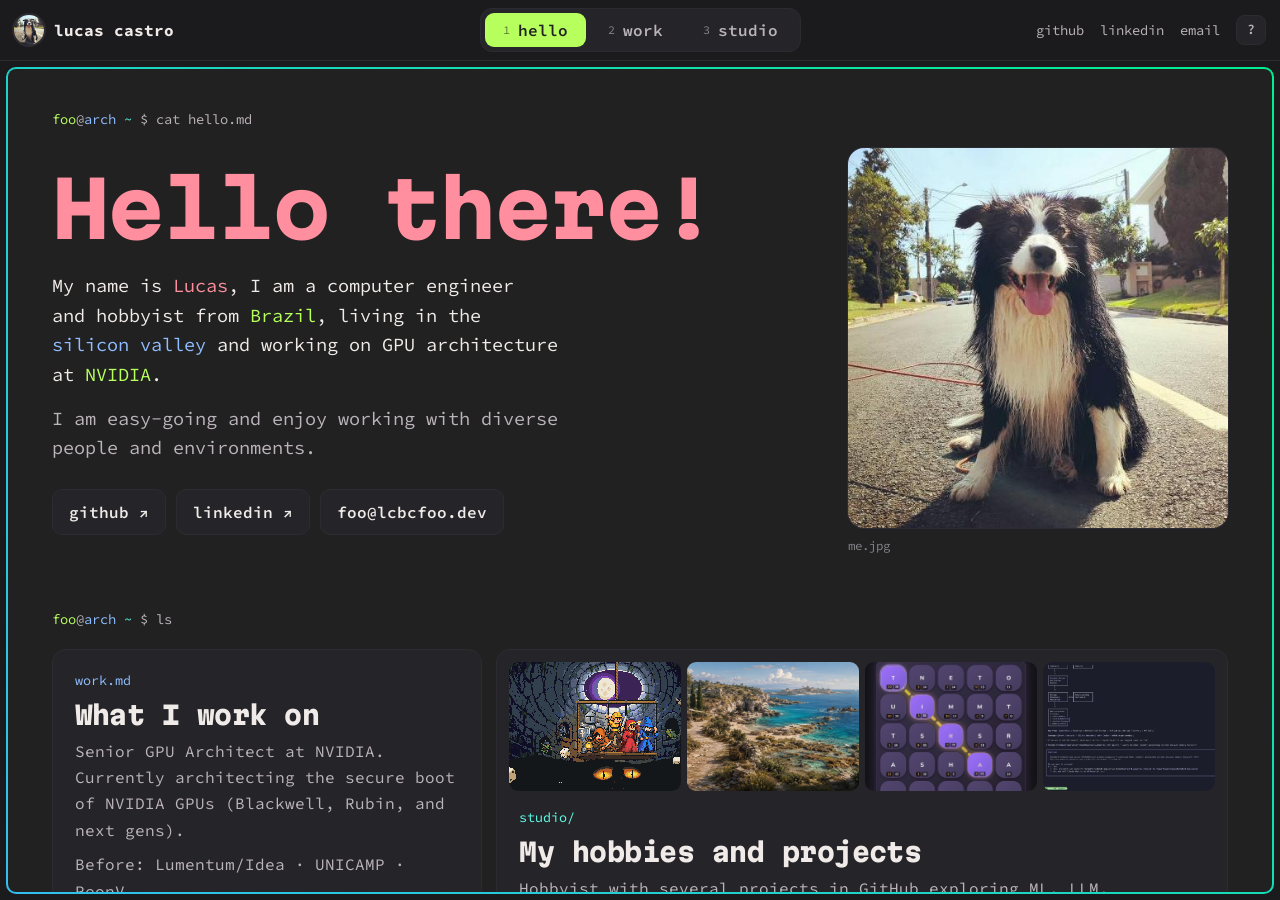
<file: index.html>
<!doctype html>
<html lang="en">
<head>
<meta charset="utf-8">
<meta name="viewport" content="width=device-width, initial-scale=1, viewport-fit=cover">
<title>Lucas Castro</title>
<meta name="description" content="Lucas Castro: computer engineer and hobbyist from Brazil, living in the silicon valley and working on GPU architecture at NVIDIA. Games, apps and open-source projects.">
<meta name="theme-color" content="#1b1b1d">
<link rel="canonical" href="https://lcbcfoo.dev/">
<meta property="og:type" content="website">
<meta property="og:url" content="https://lcbcfoo.dev/">
<meta property="og:title" content="Lucas Castro">
<meta property="og:description" content="Computer engineer and hobbyist from Brazil, living in the silicon valley and working on GPU architecture at NVIDIA.">
<meta property="og:image" content="https://lcbcfoo.dev/assets/avatar.jpg">
<meta name="twitter:card" content="summary">
<link rel="icon" type="image/png" sizes="32x32" href="assets/icon-32.png">
<link rel="apple-touch-icon" href="assets/icon-180.png">
<link rel="preconnect" href="https://fonts.googleapis.com">
<link rel="preconnect" href="https://fonts.gstatic.com" crossorigin>
<link rel="stylesheet" href="https://fonts.googleapis.com/css2?family=Source+Code+Pro:ital,wght@0,400;0,600;0,700;1,400&family=Martian+Mono:wdth,wght@75..112.5,300..800&display=swap">
<link rel="stylesheet" href="css/site.css">
<script>document.documentElement.classList.add('js')</script>
<script src="js/site.js" defer></script>
</head>
<body>

<header class="topbar">
  <a class="brand" href="#hello"><img src="assets/avatar.jpg" alt=""><span>lucas castro</span></a>
  <nav class="tabs" aria-label="Sections">
    <a href="#hello" data-ws="hello" class="on" aria-current="page"><span class="n">1</span>hello</a>
    <a href="#work" data-ws="work"><span class="n">2</span>work</a>
    <a href="#studio" data-ws="studio"><span class="n">3</span>studio</a>
  </nav>
  <div class="tright">
    <span class="clock" id="clock">--</span>
    <a class="ext" href="https://github.com/lcbcFoo">github</a>
    <a class="ext" href="https://www.linkedin.com/in/lcbcfoo">linkedin</a>
    <a class="ext" href="mailto:foo@lcbcfoo.dev">email</a>
    <button class="keys" id="keys-btn" type="button" aria-controls="help" aria-expanded="false" aria-label="Keyboard shortcuts">?</button>
  </div>
</header>

<main class="desk">

  <!-- ===================== 1 · hello ===================== -->
  <section class="ws on" id="hello" aria-label="hello">
    <div class="win" tabindex="-1">
      <div class="inner">
        <p class="prompt"><span class="u">foo</span>@<span class="h">arch</span> <span class="cwd">~</span> $ cat hello.md</p>
        <div class="hello-grid">
          <div class="hello-text">
            <h1 class="h1">Hello there!</h1>
            <p class="lede">My name is <span class="hl-coral">Lucas</span>, I am a computer engineer and hobbyist from <span class="hl-lime">Brazil</span>, living in the <span class="hl-sky">silicon valley</span> and working on GPU architecture at <span class="hl-lime">NVIDIA</span>.</p>
            <p class="lede dim">I am easy-going and enjoy working with diverse people and environments.</p>
            <div class="btns">
              <a class="btn" href="https://github.com/lcbcFoo">github ↗</a>
              <a class="btn" href="https://www.linkedin.com/in/lcbcfoo">linkedin ↗</a>
              <a class="btn" href="mailto:foo@lcbcfoo.dev">foo@lcbcfoo.dev</a>
            </div>
          </div>
          <figure class="portrait">
            <img src="assets/avatar.jpg" alt="Lucas's profile picture: a black and white border collie smiling on a sunny street">
            <figcaption>me.jpg</figcaption>
          </figure>
        </div>

        <div class="doors-wrap">
          <p class="prompt"><span class="u">foo</span>@<span class="h">arch</span> <span class="cwd">~</span> $ ls</p>
          <div class="doors">
            <a class="door work" href="#work">
              <span class="path">work.md</span>
              <h2>What I work on</h2>
              <p>Senior GPU Architect at NVIDIA. Currently architecting the secure boot of NVIDIA GPUs (Blackwell, Rubin, and next gens).</p>
              <p class="dim">Before: Lumentum/Idea · UNICAMP · ReonV</p>
              <span class="go">open →</span>
            </a>
            <a class="door studio" href="#studio">
              <div class="strip" aria-hidden="true">
                <img class="pixel" src="assets/projects/deaddice/keyart.png" alt="" style="object-position:56% 42%">
                <img src="assets/projects/olyrion/coast.jpg" alt="">
                <img src="assets/projects/letrado/play.jpg" alt="" style="object-position:50% 40%">
                <img src="assets/projects/heimdall/demo.jpg" alt="" style="object-position:0 0">
              </div>
              <span class="path">studio/</span>
              <h2>My hobbies and projects</h2>
              <p>Hobbyist with several projects in GitHub exploring ML, LLM, optimization problems, games, full stack apps.</p>
              <span class="go">open →</span>
            </a>
          </div>
        </div>
      </div>
    </div>
  </section>

  <!-- ===================== 2 · work ===================== -->
  <section class="ws" id="work" aria-label="work">
    <div class="win" tabindex="-1">
      <div class="inner">
        <p class="prompt"><span class="u">foo</span>@<span class="h">arch</span> <span class="cwd">~</span> $ cat work.md</p>
        <header class="page-head">
          <h2 class="h2">What I work on</h2>
        </header>
        <div class="work-grid">
          <section class="now" aria-labelledby="now-h">
            <p class="label" id="now-h"><span class="hash">## </span>Now</p>
            <p class="role">Senior GPU Architect</p>
            <p class="org">NVIDIA</p>
            <p class="body">Over 7 years of experience in system architecture for ASIC, GPU, and SoC devices for both graphics and AI/ML workloads.</p>
            <p class="body">Currently architecting the secure boot of NVIDIA GPUs (Blackwell, Rubin, and next gens), coordinating across many hardware, firmware, and software teams to deliver a secure initialization of the system, from power-up to SW.</p>
            <div class="tags"><span>ASIC</span><span>GPU</span><span>SoC</span><span>graphics</span><span>AI/ML</span><span>secure boot</span></div>
          </section>
          <section aria-labelledby="before-h">
            <p class="label" id="before-h"><span class="hash">## </span>Before</p>
            <ol class="timeline">
              <li>
                <span class="when">5 years · Lumentum/Idea</span>
                <h3>Embedded solutions and hardware-software co-design</h3>
                <p>Developing embedded solutions and hardware-software co-design projects for photonic devices.</p>
              </li>
              <li>
                <span class="when">Master · UNICAMP</span>
                <h3>Master in Computer Science</h3>
                <p>With a specialization in Computer Architecture and Energy Efficiency.</p>
              </li>
              <li>
                <span class="when">2018 · ReonV</span>
                <h3>Creator of ReonV</h3>
                <p>One of the first RISC-V processors published from Brazil.</p>
                <div class="mini-pipe" aria-hidden="true"><span>FE</span><span>DE</span><span>RA</span><span>EX</span><span>ME</span><span>XC</span><span>WR</span></div>
                <a href="#studio/reonv">see it in the studio →</a>
              </li>
            </ol>
          </section>
        </div>
      </div>
    </div>
  </section>

  <!-- ===================== 3 · studio ===================== -->
  <section class="ws" id="studio" aria-label="studio">
    <div class="win" tabindex="-1">
      <div class="inner">

        <!-- overview -->
        <div class="view on" id="studio-overview">
          <p class="prompt"><span class="u">foo</span>@<span class="h">arch</span> <span class="cwd">~/studio</span> $ ls</p>
          <header class="page-head">
            <h2 class="h2">My hobbies and projects</h2>
            <p class="lede dim">Hobbyist with several projects in GitHub exploring ML, LLM, optimization problems, games, full stack apps.</p>
          </header>

          <h3 class="group">games/ <small></small></h3>
          <div class="cards games">
            <a class="card p-letrado" href="#studio/letrado" data-key="letrado">
              <div class="media" style="background:#1c1530"><img src="assets/projects/letrado/play.jpg" alt="" style="object-position:50% 44%"></div>
              <div class="row1"><span class="name">letrado.app</span><span class="st">live</span></div>
              <p class="tag">A daily word puzzle game where players find all hidden Portuguese words by dragging paths through adjacent letters.</p>
              <span class="more">react · firebase · python</span>
            </a>
            <a class="card p-olyrion" href="#studio/olyrion" data-key="olyrion">
              <div class="media shade"><img src="assets/projects/olyrion/coast.jpg" alt=""><img class="mark" src="assets/projects/olyrion/logo.png" alt="" style="width:52%"></div>
              <div class="row1"><span class="name">trials-of-olyrion</span><span class="st">closed beta</span></div>
              <p class="tag">Locations, crafted materials, and a sense of place sit at the heart of the experience.</p>
              <span class="more">react · pixijs · tauri · fastapi</span>
            </a>
            <a class="card p-deaddice" href="#studio/deaddice" data-key="deaddice">
              <div class="media shade" style="background:#1d2226"><img class="pixel" src="assets/projects/deaddice/keyart.png" alt="" style="object-position:56% 42%"><img class="mark" src="assets/projects/deaddice/logo.png" alt="" style="width:60%"></div>
              <div class="row1"><span class="name">dead-dice</span><span class="st">coming soon</span></div>
              <p class="tag">Hunting things and rolling down. A portrait pixel-art dice roguelike with extraction.</p>
              <span class="more">deaddice.com · typescript · pixijs</span>
            </a>
          </div>

          <h3 class="group">open-source/ <small></small></h3>
          <div class="cards oss">
            <a class="card p-reonv" href="#studio/reonv" data-key="reonv">
              <div class="media pipe" aria-hidden="true"><span>FE</span><span>DE</span><span>RA</span><span>EX</span><span>ME</span><span>XC</span><span>WR</span><small>Leon3's 7-stage integer pipeline, now RISC-V</small></div>
              <div class="row1"><span class="name">ReonV</span><span class="st">2018 · ★ 82</span></div>
              <p class="tag">One of the first RISC-V processors published from Brazil.</p>
              <span class="more">vhdl · risc-v rv32i · grlib</span>
            </a>
            <a class="card p-heimdall" href="#studio/heimdall" data-key="heimdall">
              <div class="media"><img src="assets/projects/heimdall/demo.jpg" alt="" style="object-position:0 0"></div>
              <div class="row1"><span class="name">heimdall-mcp-server</span><span class="st">★ 105</span></div>
              <p class="tag">Your AI Coding Assistant's Long-Term Memory.</p>
              <span class="more">python · mcp · qdrant</span>
            </a>
          </div>

          <h3 class="group">tinkering/ <small></small></h3>
          <div class="cards tinker">
            <a class="card p-tinker" href="#studio/foocolors" data-key="foocolors">
              <div class="media stripes" aria-hidden="true"><i style="background:#212121"></i><i style="background:#f0ebe8"></i><i style="background:#ff8f9e"></i><i style="background:#b6ff5c"></i><i style="background:#ffc95c"></i><i style="background:#8fbdff"></i><i style="background:#ca9aff"></i><i style="background:#5dffe9"></i></div>
              <div class="row1"><span class="name">foocolors.nvim</span></div>
              <p class="tag">A dark, high-contrast pastel-neon colorscheme for Neovim.</p>
            </a>
            <a class="card p-tinker" href="#studio/gputop" data-key="gputop">
              <div class="media contain-dark"><img src="assets/projects/gputop/popup.png" alt=""></div>
              <div class="row1"><span class="name">ironbar-gpu-top</span></div>
              <p class="tag">Compact nvtop-inspired NVIDIA monitor module for Ironbar.</p>
            </a>
            <a class="card p-tinker" href="#studio/circuitly" data-key="circuitly">
              <div class="media glyph" aria-hidden="true"><svg viewBox="0 0 120 70"><g fill="none" stroke="#ca9aff" stroke-width="4" stroke-linecap="round"><path d="M40 10h22a25 25 0 0 1 0 50H40Z"/><path d="M8 22h32M8 48h32M87 35h25"/></g><circle cx="8" cy="22" r="4" fill="#b6ff5c"/><circle cx="8" cy="48" r="4" fill="#b6ff5c"/><circle cx="112" cy="35" r="4" fill="#b6ff5c"/></svg></div>
              <div class="row1"><span class="name">circuitly</span><span class="st">★ 10</span></div>
              <p class="tag">A visual and constructive framework for teaching digital circuits.</p>
            </a>
            <a class="card p-tinker" href="#studio/menes" data-key="menes">
              <div class="media glyph" aria-hidden="true"><b>meNES</b></div>
              <div class="row1"><span class="name">meNES</span></div>
              <p class="tag">My Emulator of NES.</p>
            </a>
          </div>
        </div>

        <!-- details -->
        <article class="view detail p-letrado" id="studio/letrado" data-key="letrado">
          <nav class="crumbs"><a class="back" href="#studio">← studio</a><span class="path">~/studio/games/<b>letrado.app</b></span></nav>
          <div class="detail-grid">
            <div class="dtext">
              <h2>letrado.app <span class="st">live</span></h2>
              <p class="tag">A daily word puzzle game where players find all hidden Portuguese words by dragging paths through adjacent letters.</p>
              <p lang="pt-BR">Jogo de palavras diário em português.</p>
              <p class="stack">react · typescript · vite · firebase · python</p>
              <div class="btns"><a class="btn primary" href="https://letrado.app" target="_blank" rel="noopener">play at letrado.app ↗</a></div>
            </div>
            <div class="dmedia">
              <div class="hero contain"><img src="assets/projects/letrado/play.jpg" alt="A Letrado round: a 5×5 letter grid with the word TIRA traced through adjacent letters"><img class="mark" src="assets/projects/letrado/logo.png" alt="" style="width:64px"></div>
            </div>
          </div>
        </article>

        <article class="view detail p-olyrion" id="studio/olyrion" data-key="olyrion">
          <nav class="crumbs"><a class="back" href="#studio">← studio</a><span class="path">~/studio/games/<b>trials-of-olyrion</b></span></nav>
          <div class="detail-grid">
            <div class="dtext">
              <h2>Trials of Olyrion <span class="st">closed beta</span></h2>
              <p class="tag">Locations, crafted materials, and a sense of place sit at the heart of the experience.</p>
              <p>Trials of Olyrion is now playable in a small, invitation-based closed beta. The hosted client is running at play.trialsofolyrion.com for invited players.</p>
              <p class="stack">react · pixijs · tauri · fastapi · postgresql · redis</p>
              <div class="btns"><a class="btn primary" href="https://trialsofolyrion.com" target="_blank" rel="noopener">trialsofolyrion.com ↗</a></div>
            </div>
            <div class="dmedia">
              <div class="hero shade"><img src="assets/projects/olyrion/coast.jpg" alt="The Ionian coast of Olyrion: olive trees, a stone path and a turquoise bay"><img class="mark" src="assets/projects/olyrion/logo.png" alt="Trials of Olyrion" style="width:min(320px, 46%)"></div>
              <div class="gallery one"><figure><img src="assets/projects/olyrion/aegean.jpg" alt="A painted map of the Aegean islands"><figcaption>the Aegean</figcaption></figure></div>
            </div>
          </div>
        </article>

        <article class="view detail p-deaddice" id="studio/deaddice" data-key="deaddice">
          <nav class="crumbs"><a class="back" href="#studio">← studio</a><span class="path">~/studio/games/<b>dead-dice</b></span></nav>
          <div class="detail-grid">
            <div class="dtext">
              <h2>Dead Dice <span class="st">coming soon</span></h2>
              <p class="tag">Hunting things and rolling down.</p>
              <p lang="pt-BR">Caçando bicho e rolando buraco abaixo.</p>
              <p>Lower your heroes into the hole each night, and decide how far down they go.</p>
              <p>A portrait pixel-art dice roguelike with extraction: village → expedition → extract or descend. A fixed party of five climbs dungeons of four floors, each a branching map ending in a boss checkpoint.</p>
              <p>The first 2 expeditions are free, with no ads.</p>
              <div class="feats"><span>1-time buy, no microtransactions</span><span>No ads</span><span>Plays offline</span></div>
              <p class="stack">typescript · pixijs · vite · capacitor · Foo Game Studios</p>
              <div class="btns"><a class="btn primary" href="https://deaddice.com" target="_blank" rel="noopener">deaddice.com ↗</a><span class="btn off">coming soon to Google Play</span></div>
            </div>
            <div class="dmedia">
              <div class="hero video">
                <!-- The trailer streams from deaddice.com, and only when someone presses play. -->
                <video controls playsinline preload="none" poster="assets/projects/deaddice/trailer-cover.webp" width="1280" height="720" aria-label="Dead Dice trailer">
                  <source src="https://deaddice.com/store/video/trailer-16x9.mp4" type="video/mp4">
                  <a href="https://deaddice.com">Watch the trailer on deaddice.com</a>
                </video>
              </div>
              <div class="party" aria-label="The party">
                <figure><img class="pixel" src="assets/projects/deaddice/hero-defender.png" alt=""><figcaption>Defender</figcaption></figure>
                <figure><img class="pixel" src="assets/projects/deaddice/hero-rogue.png" alt=""><figcaption>Rogue</figcaption></figure>
                <figure><img class="pixel" src="assets/projects/deaddice/hero-fighter.png" alt=""><figcaption>Fighter</figcaption></figure>
                <figure><img class="pixel" src="assets/projects/deaddice/hero-healer.png" alt=""><figcaption>Healer</figcaption></figure>
                <figure><img class="pixel" src="assets/projects/deaddice/hero-mage.png" alt=""><figcaption>Mage</figcaption></figure>
              </div>
              <div class="gallery">
                <img class="pixel" src="assets/projects/deaddice/village.png" alt="The village of Little Grimming">
                <img class="pixel" src="assets/projects/deaddice/tavern.png" alt="Hiring heroes at the tavern">
                <img class="pixel" src="assets/projects/deaddice/boss.png" alt="A boss fight against the Grand Croak in the Fungus Deep">
                <img class="pixel" src="assets/projects/deaddice/ways-down.png" alt="Choosing a dungeon in the Hole">
              </div>
            </div>
          </div>
        </article>

        <article class="view detail p-reonv" id="studio/reonv" data-key="reonv">
          <nav class="crumbs"><a class="back" href="#studio">← studio</a><span class="path">~/studio/open-source/<b>ReonV</b></span></nav>
          <div class="detail-grid">
            <div class="dtext">
              <h2>ReonV <span class="st">2018 · ★ 82</span></h2>
              <p class="tag">One of the first RISC-V processors published from Brazil.</p>
              <p>ReonV is a modified version of the Leon3, a synthesisable VHDL model of a 32-bit processor originally compliant with the SPARC V8 architecture, now changed to RISC-V ISA.</p>
              <p>ReonV changed the Leon3 7-stage integer pipeline from SPARC to RISC-V, maintaining all other IP cores and resources provided by GRLIB IP Library untouched.</p>
              <p class="stack">vhdl · risc-v rv32i · grlib · fpga</p>
              <div class="btns"><a class="btn primary" href="https://github.com/lcbcFoo/ReonV" target="_blank" rel="noopener">github ↗</a></div>
            </div>
            <div class="dmedia">
              <div class="hero pipe" aria-label="Leon3's 7-stage integer pipeline"><span>FE</span><span>DE</span><span>RA</span><span>EX</span><span>ME</span><span>XC</span><span>WR</span><small>7-stage integer pipeline · lib/gaisler/leon3v3/iu3.vhd</small></div>
            </div>
          </div>
        </article>

        <article class="view detail p-heimdall" id="studio/heimdall" data-key="heimdall">
          <nav class="crumbs"><a class="back" href="#studio">← studio</a><span class="path">~/studio/open-source/<b>heimdall-mcp-server</b></span></nav>
          <div class="detail-grid">
            <div class="dtext">
              <h2>Heimdall <span class="st">★ 105</span></h2>
              <p class="tag">Your AI Coding Assistant's Long-Term Memory.</p>
              <p>Heimdall gives your LLM a persistent, growing, cognitive memory of your specific codebase, lessons and memories carry over time.</p>
              <div class="feats"><span>Context-Rich Memory</span><span>Git-Aware Context</span><span>Isolated &amp; Organized</span><span>Efficient Integration</span></div>
              <pre class="code"><span>$</span> pip install heimdall-mcp
<span>$</span> heimdall project init</pre>
              <p class="stack">python · mcp · qdrant</p>
              <div class="btns"><a class="btn primary" href="https://github.com/lcbcFoo/heimdall-mcp-server" target="_blank" rel="noopener">github ↗</a></div>
            </div>
            <div class="dmedia">
              <div class="hero"><img src="assets/projects/heimdall/demo.jpg" alt="Heimdall's demo video: a terminal session"><a class="play" href="https://youtu.be/7X1gntAXsao" target="_blank" rel="noopener"><span>▶ watch the demo</span></a></div>
            </div>
          </div>
        </article>

        <article class="view detail p-tinker" id="studio/foocolors" data-key="foocolors">
          <nav class="crumbs"><a class="back" href="#studio">← studio</a><span class="path">~/studio/tinkering/<b>foocolors.nvim</b></span></nav>
          <div class="detail-grid">
            <div class="dtext">
              <h2>foocolors.nvim</h2>
              <p class="tag">A dark, high-contrast pastel-neon colorscheme for Neovim.</p>
              <p>This page wears it.</p>
              <p class="stack">lua · neovim</p>
              <div class="btns"><a class="btn primary" href="https://github.com/lcbcFoo/foocolors.nvim" target="_blank" rel="noopener">github ↗</a></div>
            </div>
            <div class="dmedia">
              <div class="swatches" aria-hidden="true">
                <span class="darkchip" style="background:#212121">bg<br>#212121</span>
                <span style="background:#f0ebe8">fg<br>#f0ebe8</span>
                <span style="background:#ff8f9e">coral<br>#ff8f9e</span>
                <span style="background:#b6ff5c">lime<br>#b6ff5c</span>
                <span style="background:#ffc95c">gold<br>#ffc95c</span>
                <span style="background:#8fbdff">sky<br>#8fbdff</span>
                <span style="background:#ca9aff">lilac<br>#ca9aff</span>
                <span style="background:#5dffe9">cyan<br>#5dffe9</span>
              </div>
            </div>
          </div>
        </article>

        <article class="view detail p-tinker" id="studio/gputop" data-key="gputop">
          <nav class="crumbs"><a class="back" href="#studio">← studio</a><span class="path">~/studio/tinkering/<b>ironbar-gpu-top</b></span></nav>
          <div class="detail-grid">
            <div class="dtext">
              <h2>ironbar-gpu-top</h2>
              <p class="tag">Compact nvtop-inspired NVIDIA monitor module for Ironbar.</p>
              <p class="stack">shell · ironbar</p>
              <div class="btns"><a class="btn primary" href="https://github.com/lcbcFoo/ironbar-gpu-top" target="_blank" rel="noopener">github ↗</a></div>
            </div>
            <div class="dmedia">
              <div class="hero contain-dark"><img src="assets/projects/gputop/popup.png" alt="ironbar-gpu-top popup showing two GPUs and system RAM with 60 seconds of history"></div>
              <div class="hero contain-dark" style="aspect-ratio: 16 / 3"><img src="assets/projects/gputop/bar.png" alt="ironbar-gpu-top compact bar module"></div>
            </div>
          </div>
        </article>

        <article class="view detail p-tinker" id="studio/circuitly" data-key="circuitly">
          <nav class="crumbs"><a class="back" href="#studio">← studio</a><span class="path">~/studio/tinkering/<b>circuitly</b></span></nav>
          <div class="detail-grid">
            <div class="dtext">
              <h2>circuitly <span class="st">★ 10</span></h2>
              <p class="tag">A visual and constructive framework for teaching digital circuits.</p>
              <p class="stack">javascript · circuitly.app</p>
              <div class="btns"><a class="btn primary" href="https://github.com/lcbcFoo/circuitly" target="_blank" rel="noopener">github ↗</a></div>
            </div>
            <div class="dmedia">
              <div class="hero glyph" aria-hidden="true"><svg viewBox="0 0 120 70"><g fill="none" stroke="#ca9aff" stroke-width="4" stroke-linecap="round"><path d="M40 10h22a25 25 0 0 1 0 50H40Z"/><path d="M8 22h32M8 48h32M87 35h25"/></g><circle cx="8" cy="22" r="4" fill="#b6ff5c"/><circle cx="8" cy="48" r="4" fill="#b6ff5c"/><circle cx="112" cy="35" r="4" fill="#b6ff5c"/></svg></div>
            </div>
          </div>
        </article>

        <article class="view detail p-tinker" id="studio/menes" data-key="menes">
          <nav class="crumbs"><a class="back" href="#studio">← studio</a><span class="path">~/studio/tinkering/<b>meNES</b></span></nav>
          <div class="detail-grid">
            <div class="dtext">
              <h2>meNES</h2>
              <p class="tag">My Emulator of NES.</p>
              <p class="stack">assembly</p>
              <div class="btns"><a class="btn primary" href="https://github.com/lcbcFoo/meNES" target="_blank" rel="noopener">github ↗</a></div>
            </div>
            <div class="dmedia">
              <div class="hero glyph" aria-hidden="true"><b>meNES</b></div>
            </div>
          </div>
        </article>

      </div>
    </div>
  </section>
</main>

<div class="help" id="help" role="dialog" aria-label="Keyboard shortcuts" hidden>
  <p class="ttl">keys</p>
  <dl>
    <dt><kbd>1</kbd><kbd>2</kbd><kbd>3</kbd></dt><dd>hello · work · studio</dd>
    <dt><kbd>←</kbd><kbd>→</kbd><kbd>↑</kbd><kbd>↓</kbd></dt><dd>browse projects</dd>
    <dt><kbd>↵</kbd></dt><dd>open</dd>
    <dt><kbd>esc</kbd></dt><dd>back</dd>
    <dt><kbd>?</kbd></dt><dd>show / hide this</dd>
  </dl>
  <p class="foot"><span>the mouse works too</span></p>
</div>
</body>
</html>
</file>
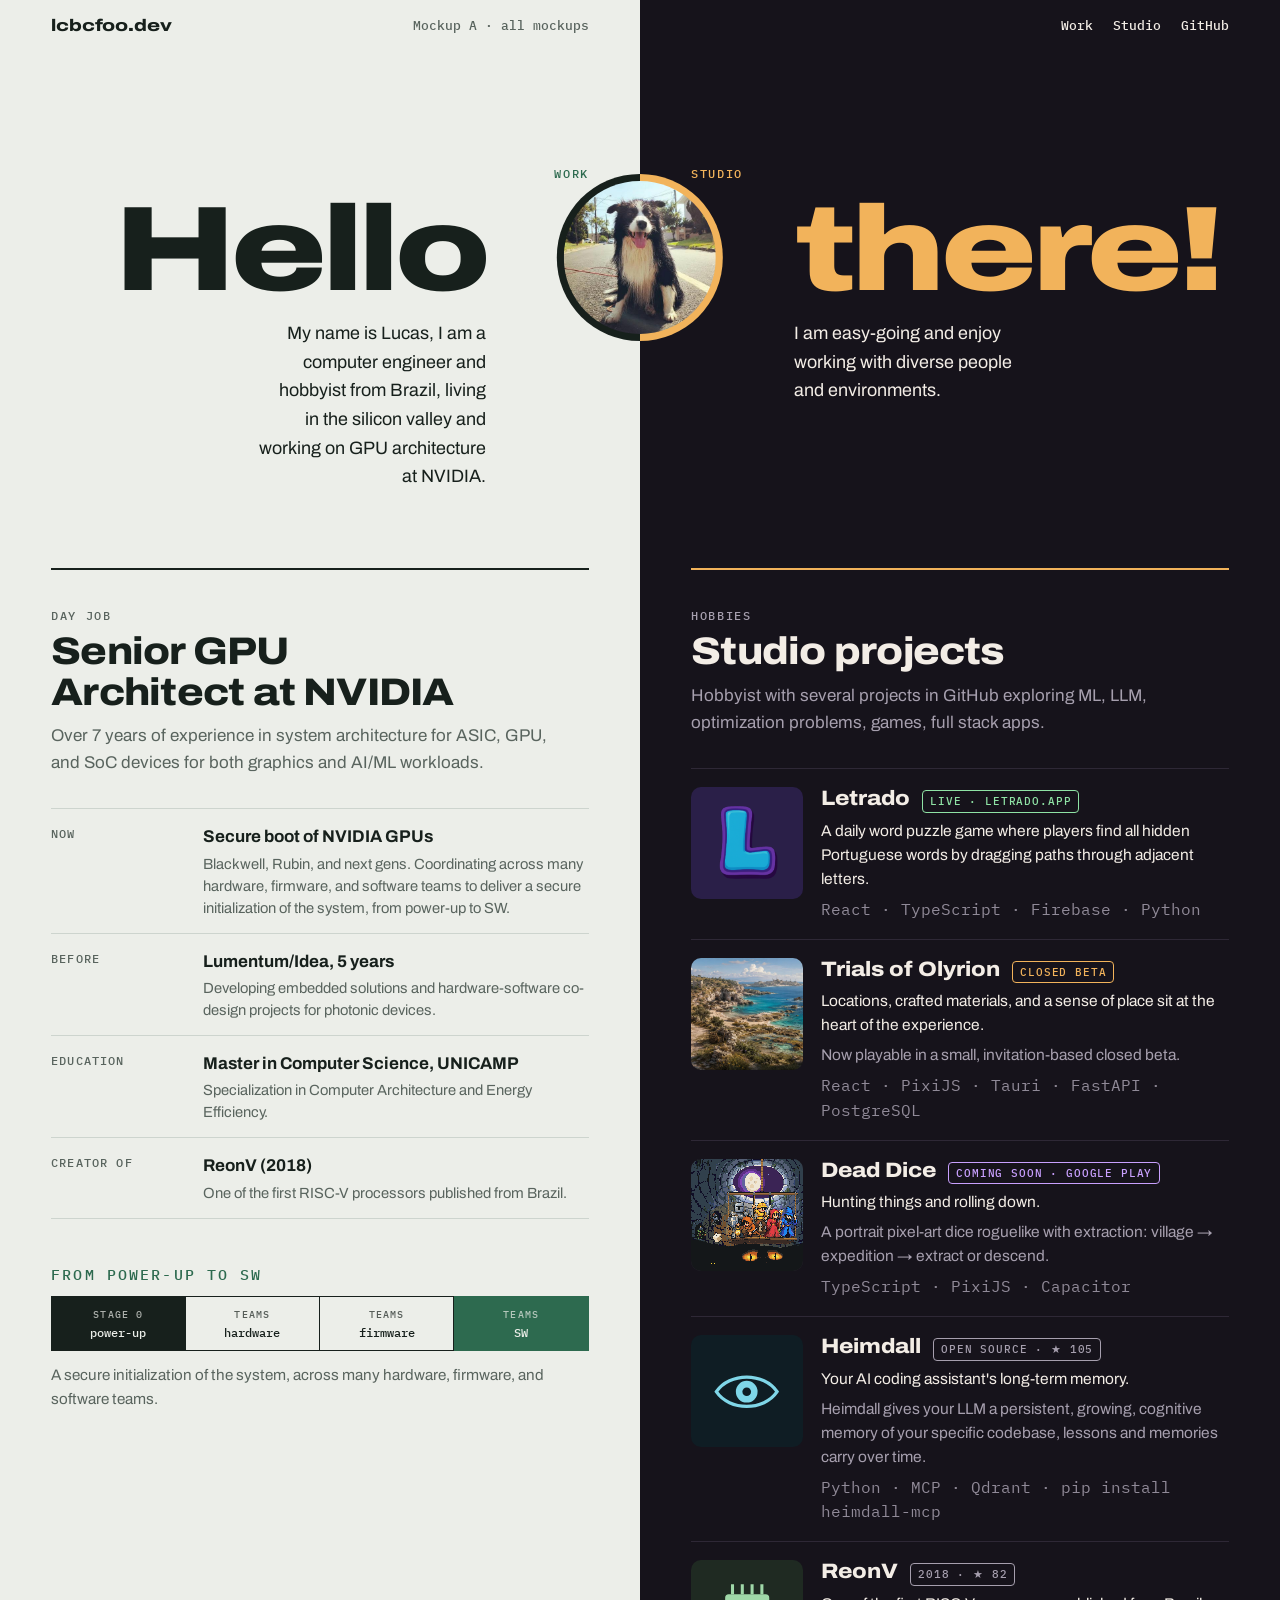
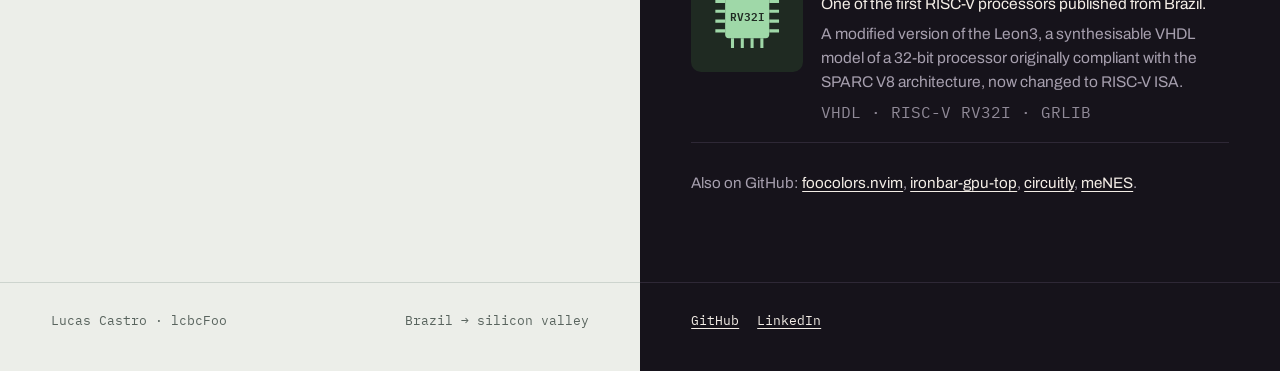
<file: mockups/a-two-lanes.html>
<!doctype html>
<html lang="en">
<head>
<meta charset="utf-8">
<meta name="viewport" content="width=device-width, initial-scale=1, viewport-fit=cover">
<title>Two Lanes · lcbcfoo.dev</title>
<link rel="preconnect" href="https://fonts.googleapis.com">
<link rel="preconnect" href="https://fonts.gstatic.com" crossorigin>
<link rel="stylesheet" href="https://fonts.googleapis.com/css2?family=Archivo:wdth,wght@62..125,300..900&family=IBM+Plex+Mono:wght@400;500&display=swap">
<style>
/* Layout: the page is split down the middle, work on the light left and studio on the dark right.
   The hero's "Hello | there!" straddles the seam and the avatar sits on it. Stacks on phones. */
:root {
  --work-bg: #eceee9;
  --work-ink: #17201c;
  --work-mute: #59645e;
  --work-line: #cdd4ce;
  --work-accent: #2d6a4f;
  --studio-bg: #16131b;
  --studio-ink: #f3ede6;
  --studio-mute: #a69fae;
  --studio-line: #2e2836;
  --studio-accent: #f2b35b;
  --display: "Archivo", "Helvetica Neue", Arial, sans-serif;
  --mono: "IBM Plex Mono", ui-monospace, "SFMono-Regular", Menlo, monospace;
  --gutter: clamp(16px, 4vw, 56px);
  color-scheme: light;
}
* { box-sizing: border-box; }
html { -webkit-text-size-adjust: 100%; }
body {
  margin: 0;
  background: var(--work-bg);
  color: var(--work-ink);
  font: 400 1.0625rem/1.6 var(--display);
  font-variation-settings: "wdth" 100;
}
img { max-width: 100%; display: block; }
a { color: inherit; text-underline-offset: 3px; text-decoration-thickness: 1px; }
a:focus-visible { outline: 2px solid currentColor; outline-offset: 3px; border-radius: 2px; }
.sr-only { position: absolute; width: 1px; height: 1px; overflow: hidden; clip: rect(0 0 0 0); white-space: nowrap; }

/* The two halves. Every band of the page is a .split with a .work and a .studio side. */
.split { display: grid; grid-template-columns: 1fr 1fr; position: relative; }
.work { background: var(--work-bg); color: var(--work-ink); }
.studio { background: var(--studio-bg); color: var(--studio-ink); }
.side { padding-inline: var(--gutter); min-width: 0; }

.label {
  font: 500 0.72rem/1 var(--mono);
  letter-spacing: 0.14em;
  text-transform: uppercase;
  margin: 0;
}
.work .label { color: var(--work-accent); }
.studio .label { color: var(--studio-accent); }

/* Top bar */
.bar .side { padding-block: 18px; display: flex; align-items: center; gap: 20px; font: 500 0.8rem/1 var(--mono); }
.bar .work { justify-content: space-between; }
.bar .studio { justify-content: flex-end; }
.bar a { text-decoration: none; }
.bar a:hover { text-decoration: underline; }
.wordmark { font: 800 1.05rem/1 var(--display); font-variation-settings: "wdth" 125; letter-spacing: -0.01em; }
.mock-tag { color: var(--work-mute); }

/* Hero */
.hero .side { padding-block: clamp(48px, 9vw, 120px) clamp(40px, 6vw, 80px); display: flex; flex-direction: column; gap: 18px; }
.hero .work { align-items: flex-end; text-align: right; }
.hero .studio { align-items: flex-start; }
.word {
  font-weight: 850;
  font-variation-settings: "wdth" 125;
  font-size: clamp(3.6rem, 9.4vw, 8.8rem);
  line-height: 0.86;
  letter-spacing: -0.035em;
  margin: 0;
}
.hero .work .word { padding-right: clamp(70px, 8vw, 110px); }
.hero .studio .word { padding-left: clamp(70px, 8vw, 110px); color: var(--studio-accent); }
.hero p.lede { margin: 0; max-width: 34ch; font-size: clamp(1.05rem, 1.4vw, 1.25rem); text-wrap: pretty; }
.hero .work .lede { padding-right: clamp(70px, 8vw, 110px); }
.hero .studio .lede { padding-left: clamp(70px, 8vw, 110px); color: var(--studio-ink); }
.hero .studio .lede + .lede { color: var(--studio-mute); }
.avatar {
  position: absolute;
  left: 50%;
  top: clamp(56px, 9.5vw, 128px);
  transform: translateX(-50%);
  width: clamp(116px, 13vw, 176px);
  aspect-ratio: 1;
  border-radius: 50%;
  padding: 7px;
  background: linear-gradient(90deg, var(--work-ink) 50%, var(--studio-accent) 50%);
  z-index: 2;
}
.avatar img { width: 100%; height: 100%; border-radius: 50%; object-fit: cover; }

/* Section heads */
.lane-head { padding-block: 40px 8px; display: grid; gap: 10px; }
.lane-head h2 {
  margin: 0;
  font-weight: 800;
  font-variation-settings: "wdth" 112;
  font-size: clamp(1.8rem, 3vw, 2.6rem);
  line-height: 1.05;
  letter-spacing: -0.02em;
  text-wrap: balance;
}
.lane-head p { margin: 0; max-width: 52ch; }
.work .lane-head p { color: var(--work-mute); }
.studio .lane-head p { color: var(--studio-mute); }
.work .lane-head, .work .lane-body { border-top: 1px solid var(--work-line); }
.studio .lane-head, .studio .lane-body { border-top: 1px solid var(--studio-line); }
.lanes .work .lane-head { border-top: 2px solid var(--work-ink); }
.lanes .studio .lane-head { border-top: 2px solid var(--studio-accent); }
.lane { display: flex; flex-direction: column; padding-bottom: 72px; }

/* Work: spec sheet */
.spec { margin: 24px 0 0; display: grid; grid-template-columns: 9.5rem 1fr; border-top: 1px solid var(--work-line); }
.spec dt, .spec dd { padding-block: 14px; border-bottom: 1px solid var(--work-line); margin: 0; }
.spec dt { font: 500 0.72rem/1.9 var(--mono); letter-spacing: 0.1em; text-transform: uppercase; color: var(--work-mute); }
.spec dd { min-width: 0; }
.spec dd strong { font-weight: 700; }
.spec dd small { display: block; color: var(--work-mute); font-size: 0.92rem; line-height: 1.5; margin-top: 2px; }

/* Work: boot chain */
.boot { margin-top: 36px; }
.boot ol { list-style: none; margin: 14px 0 0; padding: 0; display: grid; grid-template-columns: repeat(4, 1fr); gap: 0; }
.boot li {
  position: relative;
  padding: 12px 10px 10px;
  border: 1.5px solid var(--work-ink);
  font: 500 0.78rem/1.2 var(--mono);
  text-align: center;
  background: var(--work-bg);
}
.boot li + li { border-left: none; }
.boot li:first-child { background: var(--work-ink); color: var(--work-bg); }
.boot li:last-child { background: var(--work-accent); color: var(--work-bg); border-color: var(--work-accent); }
.boot li span { display: block; font-size: 0.62rem; letter-spacing: 0.12em; text-transform: uppercase; opacity: 0.7; margin-bottom: 4px; }
.boot p { margin: 12px 0 0; color: var(--work-mute); font-size: 0.95rem; }

/* Studio: projects */
.projects { list-style: none; margin: 24px 0 0; padding: 0; display: grid; }
.proj { display: grid; grid-template-columns: 112px 1fr; gap: 18px; padding-block: 18px; border-bottom: 1px solid var(--studio-line); }
.proj:first-child { border-top: 1px solid var(--studio-line); }
.thumb { width: 112px; aspect-ratio: 1; border-radius: 10px; overflow: hidden; background: var(--studio-line); display: grid; place-items: center; }
.thumb img { width: 100%; height: 100%; object-fit: cover; }
.thumb.pixel img { image-rendering: pixelated; }
.thumb.letrado { background: #2a1f48; }
.thumb.letrado img { width: 70%; height: 70%; object-fit: contain; }
.thumb.heimdall { background: #0f1d24; }
.thumb.reonv { background: #1f2a22; }
.proj-body { min-width: 0; display: grid; gap: 6px; align-content: start; }
.proj h3 { margin: 0; font-weight: 800; font-variation-settings: "wdth" 112; font-size: 1.3rem; line-height: 1.15; display: flex; flex-wrap: wrap; align-items: baseline; gap: 4px 12px; }
.proj h3 a { text-decoration: none; }
.proj h3 a:hover { text-decoration: underline; }
.chip { font: 500 0.66rem/1 var(--mono); letter-spacing: 0.08em; text-transform: uppercase; padding: 5px 7px; border: 1px solid currentColor; border-radius: 4px; color: var(--studio-mute); white-space: nowrap; }
.chip.live { color: #8fe3a5; }
.chip.beta { color: var(--studio-accent); }
.chip.soon { color: #c9a0ff; }
.proj p { margin: 0; color: var(--studio-mute); font-size: 0.97rem; line-height: 1.55; }
.proj .tagline { color: var(--studio-ink); }
.stack { font: 400 0.74rem/1.5 var(--mono); color: var(--studio-mute); opacity: 0.85; }
.also { margin-top: 28px; font-size: 0.95rem; color: var(--studio-mute); }
.also a { color: var(--studio-ink); }

/* Footer */
.foot .side { padding-block: 28px 40px; font: 400 0.8rem/1.5 var(--mono); display: flex; gap: 18px; flex-wrap: wrap; }
.foot .work { justify-content: space-between; color: var(--work-mute); border-top: 1px solid var(--work-line); }
.foot .studio { border-top: 1px solid var(--studio-line); }

@media (max-width: 860px) {
  .split { grid-template-columns: 1fr; }
  .bar .studio { display: none; }
  .bar .work .links { display: flex; }
  .hero .side { padding-block: 40px; }
  .hero .work { align-items: flex-start; text-align: left; padding-bottom: 72px; }
  .hero .studio { padding-top: 72px; }
  .hero .work .word, .hero .work .lede, .hero .studio .word, .hero .studio .lede { padding: 0; }
  .avatar { top: auto; bottom: auto; position: relative; left: auto; transform: none; justify-self: center; margin-block: -64px; width: 128px; background: linear-gradient(180deg, var(--work-ink) 50%, var(--studio-accent) 50%); }
  .hero { display: grid; }
  .boot ol { grid-template-columns: repeat(2, 1fr); }
  .boot li:nth-child(3) { border-left: 1.5px solid var(--work-ink); border-top: none; }
  .boot li:nth-child(4) { border-top: none; }
}
@media (min-width: 861px) { .bar .work .links { display: none; } }
@media (max-width: 480px) {
  .spec { grid-template-columns: 1fr; }
  .spec dt { border-bottom: none; padding-bottom: 0; }
  .proj { grid-template-columns: 76px 1fr; gap: 14px; }
  .thumb { width: 76px; }
}
@media (prefers-reduced-motion: no-preference) {
  .word { animation: rise 700ms cubic-bezier(.2,.7,.2,1) both; }
  .studio .word { animation-delay: 120ms; }
  @keyframes rise { from { transform: translateY(14px); } to { transform: none; } }
}
</style>
</head>
<body>

<nav class="split bar" aria-label="Site">
  <div class="side work">
    <a class="wordmark" href="#top">lcbcfoo.dev</a>
    <span class="links" style="gap:16px"><a href="#work">Work</a><a href="#studio">Studio</a></span>
    <a class="mock-tag" href="index.html">Mockup A · all mockups</a>
  </div>
  <div class="side studio">
    <a href="#work">Work</a>
    <a href="#studio">Studio</a>
    <a href="https://github.com/lcbcFoo">GitHub</a>
  </div>
</nav>

<header class="split hero" id="top">
  <h1 class="sr-only">Hello there!</h1>
  <div class="side work">
    <p class="label">Work</p>
    <p class="word" aria-hidden="true">Hello</p>
    <p class="lede">My name is Lucas, I am a computer engineer and hobbyist from Brazil, living in the silicon valley and working on GPU architecture at NVIDIA.</p>
  </div>
  <div class="avatar"><img src="assets/avatar.jpg" alt="Lucas's profile picture: a black and white border collie smiling on a sunny street"></div>
  <div class="side studio">
    <p class="label">Studio</p>
    <p class="word" aria-hidden="true">there!</p>
    <p class="lede">I am easy-going and enjoy working with diverse people and environments.</p>
  </div>
</header>

<main class="split lanes">
  <section class="side work lane" id="work" aria-labelledby="work-h">
    <div class="lane-head">
      <p class="label">Day job</p>
      <h2 id="work-h">Senior GPU Architect at NVIDIA</h2>
      <p>Over 7 years of experience in system architecture for ASIC, GPU, and SoC devices for both graphics and AI/ML workloads.</p>
    </div>

    <dl class="spec">
      <dt>Now</dt>
      <dd><strong>Secure boot of NVIDIA GPUs</strong><small>Blackwell, Rubin, and next gens. Coordinating across many hardware, firmware, and software teams to deliver a secure initialization of the system, from power-up to SW.</small></dd>
      <dt>Before</dt>
      <dd><strong>Lumentum/Idea, 5 years</strong><small>Developing embedded solutions and hardware-software co-design projects for photonic devices.</small></dd>
      <dt>Education</dt>
      <dd><strong>Master in Computer Science, UNICAMP</strong><small>Specialization in Computer Architecture and Energy Efficiency.</small></dd>
      <dt>Creator of</dt>
      <dd><strong>ReonV (2018)</strong><small>One of the first RISC-V processors published from Brazil.</small></dd>
    </dl>

    <div class="boot" aria-label="Secure initialization, from power-up to SW">
      <p class="label">From power-up to SW</p>
      <ol>
        <li><span>stage 0</span>power-up</li>
        <li><span>teams</span>hardware</li>
        <li><span>teams</span>firmware</li>
        <li><span>teams</span>SW</li>
      </ol>
      <p>A secure initialization of the system, across many hardware, firmware, and software teams.</p>
    </div>
  </section>

  <section class="side studio lane" id="studio" aria-labelledby="studio-h">
    <div class="lane-head">
      <p class="label">Hobbies</p>
      <h2 id="studio-h">Studio projects</h2>
      <p>Hobbyist with several projects in GitHub exploring ML, LLM, optimization problems, games, full stack apps.</p>
    </div>

    <ul class="projects">
      <li class="proj">
        <div class="thumb letrado"><img src="assets/letrado-logo.png" alt=""></div>
        <div class="proj-body">
          <h3><a href="https://letrado.app">Letrado</a> <span class="chip live">Live · letrado.app</span></h3>
          <p class="tagline">A daily word puzzle game where players find all hidden Portuguese words by dragging paths through adjacent letters.</p>
          <p class="stack">React · TypeScript · Firebase · Python</p>
        </div>
      </li>
      <li class="proj">
        <div class="thumb"><img src="assets/olyrion-coast.jpg" alt=""></div>
        <div class="proj-body">
          <h3><a href="https://trialsofolyrion.com">Trials of Olyrion</a> <span class="chip beta">Closed beta</span></h3>
          <p class="tagline">Locations, crafted materials, and a sense of place sit at the heart of the experience.</p>
          <p>Now playable in a small, invitation-based closed beta.</p>
          <p class="stack">React · PixiJS · Tauri · FastAPI · PostgreSQL</p>
        </div>
      </li>
      <li class="proj">
        <div class="thumb pixel"><img src="assets/deaddice-keyart.png" alt="" style="object-position:58% 50%"></div>
        <div class="proj-body">
          <h3>Dead Dice <span class="chip soon">Coming soon · Google Play</span></h3>
          <p class="tagline">Hunting things and rolling down.</p>
          <p>A portrait pixel-art dice roguelike with extraction: village → expedition → extract or descend.</p>
          <p class="stack">TypeScript · PixiJS · Capacitor</p>
        </div>
      </li>
      <li class="proj">
        <div class="thumb heimdall">
          <svg viewBox="0 0 64 64" width="62%" aria-hidden="true"><path d="M4 32 C16 14 48 14 60 32 C48 50 16 50 4 32Z" fill="none" stroke="#7fd6e8" stroke-width="3"/><circle cx="32" cy="32" r="10" fill="#7fd6e8"/><circle cx="32" cy="32" r="4" fill="#0f1d24"/></svg>
        </div>
        <div class="proj-body">
          <h3><a href="https://github.com/lcbcFoo/heimdall-mcp-server">Heimdall</a> <span class="chip">Open source · ★ 105</span></h3>
          <p class="tagline">Your AI coding assistant's long-term memory.</p>
          <p>Heimdall gives your LLM a persistent, growing, cognitive memory of your specific codebase, lessons and memories carry over time.</p>
          <p class="stack">Python · MCP · Qdrant · pip install heimdall-mcp</p>
        </div>
      </li>
      <li class="proj">
        <div class="thumb reonv">
          <svg viewBox="0 0 64 64" width="70%" aria-hidden="true"><g stroke="#9fd8a8" stroke-width="2.5"><path d="M20 6v8M28 6v8M36 6v8M44 6v8M20 50v8M28 50v8M36 50v8M44 50v8M6 20h8M6 28h8M6 36h8M6 44h8M50 20h8M50 28h8M50 36h8M50 44h8"/></g><rect x="14" y="14" width="36" height="36" rx="3" fill="#9fd8a8"/><text x="32" y="36" text-anchor="middle" font-family="IBM Plex Mono, monospace" font-size="9" font-weight="600" fill="#1f2a22">RV32I</text></svg>
        </div>
        <div class="proj-body">
          <h3><a href="https://github.com/lcbcFoo/ReonV">ReonV</a> <span class="chip">2018 · ★ 82</span></h3>
          <p class="tagline">One of the first RISC-V processors published from Brazil.</p>
          <p>A modified version of the Leon3, a synthesisable VHDL model of a 32-bit processor originally compliant with the SPARC V8 architecture, now changed to RISC-V ISA.</p>
          <p class="stack">VHDL · RISC-V RV32I · GRLIB</p>
        </div>
      </li>
    </ul>

    <p class="also">Also on GitHub: <a href="https://github.com/lcbcFoo/foocolors.nvim">foocolors.nvim</a>, <a href="https://github.com/lcbcFoo/ironbar-gpu-top">ironbar-gpu-top</a>, <a href="https://github.com/lcbcFoo/circuitly">circuitly</a>, <a href="https://github.com/lcbcFoo/meNES">meNES</a>.</p>
  </section>
</main>

<footer class="split foot">
  <div class="side work"><span>Lucas Castro · lcbcFoo</span><span>Brazil → silicon valley</span></div>
  <div class="side studio"><a href="https://github.com/lcbcFoo">GitHub</a><a href="#linkedin">LinkedIn</a></div>
</footer>

</body>
</html>
</file>
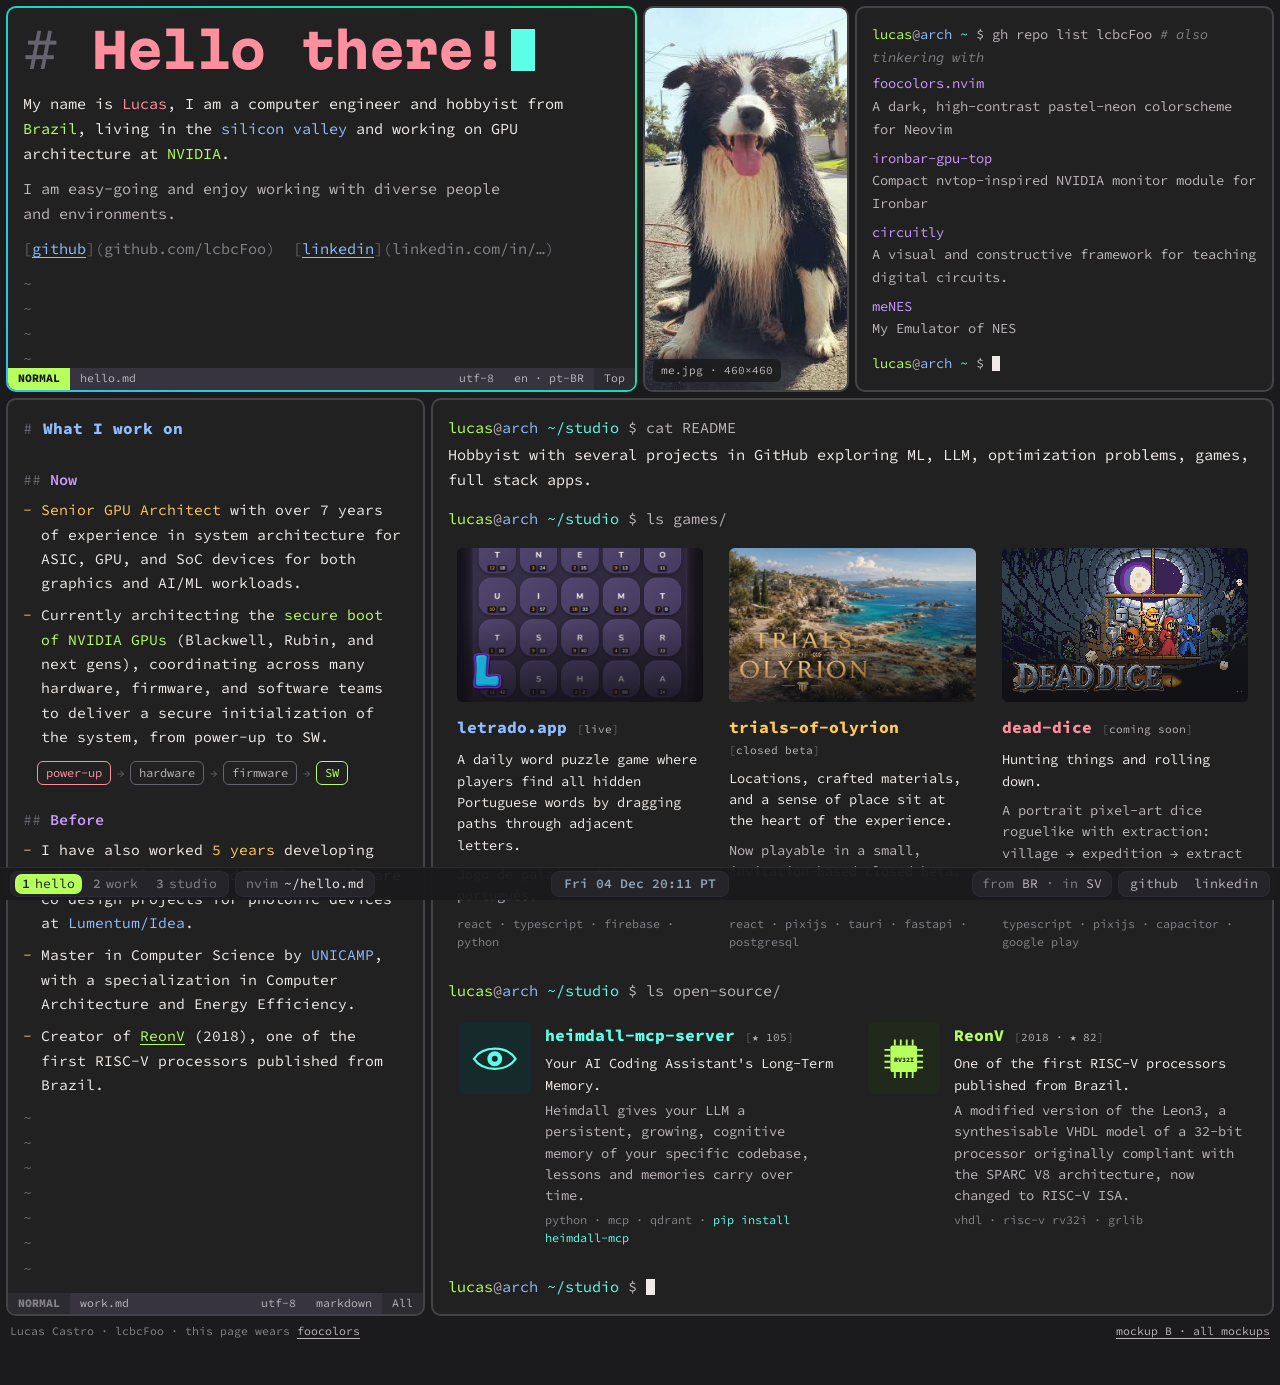
<file: mockups/b-foocolors-r2.html>
<!doctype html>
<html lang="en">
<head>
<meta charset="utf-8">
<meta name="viewport" content="width=device-width, initial-scale=1, viewport-fit=cover">
<meta name="theme-color" content="#1b1b1d">
<title>Foocolors Desktop · lcbcfoo.dev</title>
<link rel="preconnect" href="https://fonts.googleapis.com">
<link rel="preconnect" href="https://fonts.gstatic.com" crossorigin>
<link rel="stylesheet" href="https://fonts.googleapis.com/css2?family=Source+Code+Pro:ital,wght@0,400;0,600;0,800;1,400&family=Martian+Mono:wdth,wght@75..112.5,300..800&display=swap">
<style>
/* Layout: a Hyprland desktop painted in foocolors.nvim. No titlebars; the focused window gets the
   cyan→green border and its title shows in the ironbar at the bottom, like the real one.
   Row 1: nvim hello.md · the avatar · a gh terminal. Row 2: nvim work.md · ~/studio in kitty.
   Windows reflow on a 12-column grid; project cards reflow by their window's width (container queries). */
:root {
  --desk: #1b1b1d;
  --bg: #212121;
  --surface: #252529;
  --surface-hi: #2d2b32;
  --status: #37333f;
  --fg: #f0ebe8;
  --fg-dim: #bbb4ba;
  --quiet: #858289;
  --line: #66636e;
  --system: #8fa8bd;
  --coral: #ff8f9e;
  --lime: #b6ff5c;
  --gold: #ffc95c;
  --sky: #8fbdff;
  --lilac: #ca9aff;
  --cyan: #5dffe9;
  --border-on: linear-gradient(45deg, rgb(51 204 255 / 0.93), rgb(0 255 153 / 0.93));
  --border-off: rgb(89 89 89 / 0.67);
  --mono: "Source Code Pro", "SauceCodePro Nerd Font", "DejaVu Sans Mono", ui-monospace, monospace;
  --display: "Martian Mono", "Source Code Pro", ui-monospace, monospace;
  --gap: 6px;
  --bar-h: 32px;
  color-scheme: dark;
}
* { box-sizing: border-box; }
html { -webkit-text-size-adjust: 100%; }
@media (prefers-reduced-motion: no-preference) { html { scroll-behavior: smooth; } }
body {
  margin: 0;
  background: var(--desk);
  color: var(--fg);
  font: 400 0.95rem/1.65 var(--mono);
  padding-inline: var(--gap);
  padding-block: var(--gap) calc(var(--bar-h) + var(--gap) * 2 + env(safe-area-inset-bottom, 0px));
}
img { max-width: 100%; display: block; }
a { color: inherit; text-underline-offset: 3px; }
a:focus-visible { outline: 2px solid var(--cyan); outline-offset: 2px; border-radius: 3px; }
.sr-only { position: absolute; width: 1px; height: 1px; overflow: hidden; clip: rect(0 0 0 0); white-space: nowrap; }

/* ---------- Tiling ---------- */
.tiles {
  max-width: 1760px;
  margin-inline: auto;
  display: grid;
  gap: var(--gap);
  grid-template-columns: repeat(12, minmax(0, 1fr));
  grid-template-areas:
    "hello hello hello hello hello hello pic pic gh gh gh gh"
    "work work work work studio studio studio studio studio studio studio studio";
}
.win {
  position: relative;
  min-width: 0;
  display: flex;
  flex-direction: column;
  border: 2px solid transparent;
  border-radius: 10px;
  background: linear-gradient(var(--bg), var(--bg)) padding-box, linear-gradient(var(--border-off), var(--border-off)) border-box;
  scroll-margin-top: var(--gap);
}
.win.focus { background: linear-gradient(var(--bg), var(--bg)) padding-box, var(--border-on) border-box; }
.body { padding: 15px; flex: 1; min-width: 0; display: flex; flex-direction: column; }

/* nvim end-of-buffer: fill leftover height with ~ like the real thing */
.eob { flex: 1; position: relative; min-height: 0; }
.eob::before {
  content: "~\A~\A~\A~\A~\A~\A~\A~\A~\A~\A~\A~\A~\A~\A~\A~\A~\A~\A~\A~\A~\A~\A~\A~\A~\A~\A~\A~\A~\A~\A";
  position: absolute; inset: 0; overflow: hidden; white-space: pre; color: var(--line);
}

/* lualine-ish statusline */
.statusline {
  display: flex; flex-wrap: wrap; font-size: 0.72rem; line-height: 1.7;
  background: var(--status); color: var(--fg-dim);
  border-radius: 0 0 8px 8px; overflow: hidden;
}
.statusline span { padding: 1px 10px; }
.statusline .mode { background: var(--surface-hi); color: var(--quiet); font-weight: 800; }
.win.focus .statusline .mode { background: var(--lime); color: var(--desk); }
.statusline .fill { flex: 1; padding: 0; }
.statusline .pos { background: var(--surface-hi); }

/* ---------- hello.md ---------- */
#hello { grid-area: hello; }
#hello .body { container-type: inline-size; padding-block: 18px 6px; }
.h1 {
  font-family: var(--display);
  font-variation-settings: "wdth" 112.5;
  font-weight: 800;
  font-size: clamp(2.1rem, 8cqi, 4.6rem);
  line-height: 1.02;
  letter-spacing: -0.03em;
  color: var(--coral);
  margin: 0 0 16px;
  text-wrap: balance;
}
.h1 .hash { color: var(--line); font-weight: 300; }
.h1 .cursor { display: inline-block; width: 0.5em; height: 0.88em; background: var(--cyan); vertical-align: -0.05em; margin-left: 0.08em; }
#hello p { margin: 0 0 10px; max-width: 64ch; font-size: clamp(0.95rem, 1.15vw, 1.06rem); text-wrap: pretty; }
.mdlinks { display: flex; flex-wrap: wrap; gap: 4px 18px; }
.mdl { text-decoration: none; white-space: nowrap; }
.mdl .b { color: var(--line); }
.mdl .t { color: var(--sky); text-decoration: underline; text-underline-offset: 3px; }
.mdl .u { color: var(--quiet); }
.mdl:hover .t { color: var(--cyan); }
.hl-lime { color: var(--lime); }
.hl-gold { color: var(--gold); }
.hl-sky { color: var(--sky); }
.hl-coral { color: var(--coral); }
.hl-cyan { color: var(--cyan); }
.dim { color: var(--fg-dim); }
.cmt { color: var(--quiet); font-style: italic; }

/* ---------- avatar ---------- */
#pic { grid-area: pic; margin: 0; }
#pic .body { padding: 0; position: relative; min-height: 220px; }
#pic img { position: absolute; inset: 0; width: 100%; height: 100%; object-fit: cover; object-position: 50% 30%; border-radius: 8px; }
#pic figcaption { position: absolute; left: 8px; bottom: 8px; font-size: 0.7rem; background: rgb(27 27 29 / 0.84); color: var(--fg-dim); padding: 2px 8px; border-radius: 6px; }

/* ---------- terminals ---------- */
.prompt { margin: 0; color: var(--fg-dim); overflow-wrap: anywhere; }
.prompt .u { color: var(--lime); }
.prompt .h { color: var(--sky); }
.prompt .cwd { color: var(--cyan); }
.prompt .sym { color: var(--fg-dim); }
.out { margin: 2px 0 14px; }
.blink { display: inline-block; width: 0.6em; height: 1.1em; background: var(--fg); vertical-align: -0.2em; }
@media (prefers-reduced-motion: no-preference) {
  .blink, .h1 .cursor { animation: blink 1.1s steps(1) infinite; }
  @keyframes blink { 50% { opacity: 0; } }
}

#gh { grid-area: gh; }
#gh .body { container-type: inline-size; font-size: 0.86rem; }
.repos { margin: 4px 0 12px; display: grid; gap: 6px; }
.repo { display: grid; grid-template-columns: 1fr; }
.repo a { color: var(--lilac); text-decoration: none; }
.repo a:hover { text-decoration: underline; }
.repo span { color: var(--fg-dim); }
@container (min-width: 400px) { .repo { grid-template-columns: 16ch 1fr; gap: 12px; } }

/* ---------- work.md ---------- */
#work { grid-area: work; }
#work .body { padding-bottom: 6px; }
.md-h1 { color: var(--sky); font-weight: 800; margin: 0 0 10px; font-size: 1rem; }
.md-h2 { color: var(--lilac); font-weight: 600; margin: 16px 0 6px; font-size: 0.95rem; }
.md-h1 .hash, .md-h2 .hash { color: var(--line); font-weight: 400; }
.md-li { display: grid; grid-template-columns: 2ch 1fr; margin: 0 0 8px; font-size: 0.92rem; }
.md-li::before { content: "-"; color: var(--gold); }
.md-li > span { min-width: 0; }
.chain { display: flex; flex-wrap: wrap; align-items: center; gap: 6px; margin: 4px 0 6px 2ch; font-size: 0.76rem; }
.chain span { border: 1px solid var(--line); padding: 1px 8px; border-radius: 6px; color: var(--fg-dim); }
.chain span:first-child { border-color: var(--coral); color: var(--coral); }
.chain span:last-child { border-color: var(--lime); color: var(--lime); }
.chain i { color: var(--line); font-style: normal; }

/* ---------- ~/studio ---------- */
#studio { grid-area: studio; }
#studio .body { container-type: inline-size; }
.cards { list-style: none; margin: 8px 0 16px; padding: 0; display: grid; gap: 8px; }
.card {
  --c: var(--fg);
  position: relative;
  display: grid; grid-template-columns: 88px minmax(0, 1fr); column-gap: 14px; align-content: start;
  padding: 10px; border-radius: 8px; border: 1px solid transparent;
}
.card:hover, .card:focus-within { background: var(--surface); border-color: var(--c); }
.card > *:not(.preview) { grid-column: 2; min-width: 0; }
.preview {
  grid-row: 1 / span 6; grid-column: 1;
  position: relative; display: block; width: 88px; aspect-ratio: 1; max-width: 100%;
  border-radius: 6px; overflow: hidden; background: var(--surface-hi);
}
.preview > img { width: 100%; height: 100%; object-fit: cover; }
.preview .mark { display: none; }
.card h3 { margin: 0; font-size: 1.02rem; font-weight: 800; color: var(--c); display: flex; flex-wrap: wrap; align-items: baseline; gap: 0 10px; }
.card h3 a { text-decoration: none; }
.card h3 a::after { content: ""; position: absolute; inset: 0; border-radius: 8px; }
.card h3 a:hover { text-decoration: underline; }
.st { font-size: 0.7rem; font-weight: 400; color: var(--fg-dim); white-space: nowrap; }
.st::before { content: "["; color: var(--line); }
.st::after { content: "]"; color: var(--line); }
.card p { margin: 4px 0 0; color: var(--fg-dim); font-size: 0.86rem; line-height: 1.55; }
.card p.tag { color: var(--fg); }
.card .stack { color: var(--quiet); font-size: 0.74rem; }
.p-letrado { --c: var(--sky); }
.p-olyrion { --c: var(--gold); }
.p-deaddice { --c: var(--coral); }
.p-heimdall { --c: var(--cyan); }
.p-reonv { --c: var(--lime); }
.icon { display: grid; place-items: center; }
.icon svg { width: 66%; }

@container (min-width: 660px) {
  .cards.games { grid-template-columns: repeat(3, minmax(0, 1fr)); }
  .cards.games .card { display: flex; flex-direction: column; gap: 4px; padding: 8px 8px 10px; }
  .cards.games .preview { width: 100%; aspect-ratio: 16 / 10; margin-bottom: 8px; }
  .cards.games .preview::after { content: ""; position: absolute; inset: 0; background: linear-gradient(to top, rgb(16 14 20 / 0.72), rgb(16 14 20 / 0) 55%); }
  .cards.games .preview .mark { display: block; position: absolute; left: 10px; bottom: 10px; z-index: 1; height: auto; }
  .cards.games .stack { margin-top: auto; padding-top: 4px; }
  .cards.oss { grid-template-columns: repeat(2, minmax(0, 1fr)); }
  .cards.oss .preview { width: 72px; }
  .cards.oss .card { grid-template-columns: 72px minmax(0, 1fr); }
}
.pixel { image-rendering: pixelated; }

/* ---------- footer ---------- */
footer { max-width: 1760px; margin: var(--gap) auto 0; display: flex; justify-content: space-between; flex-wrap: wrap; gap: 4px 16px; font-size: 0.72rem; color: var(--quiet); padding-inline: 4px; }
footer a { color: var(--fg-dim); }

/* ---------- ironbar ---------- */
.bar {
  position: fixed; left: 0; right: 0; bottom: 0; z-index: 10;
  min-height: calc(var(--bar-h) + env(safe-area-inset-bottom, 0px));
  padding: 3px 10px calc(3px + env(safe-area-inset-bottom, 0px));
  background: rgb(27 27 29 / 0.96);
  border-top: 1px solid var(--surface-hi);
  display: grid; grid-template-columns: minmax(0, 1fr) auto minmax(0, 1fr); align-items: center; gap: 6px;
  font-size: 0.82rem; color: var(--fg-dim);
}
.bar .start, .bar .end { display: flex; align-items: center; gap: 6px; min-width: 0; }
.bar .end { justify-content: flex-end; }
.pill { background: var(--surface); border: 1px solid var(--surface-hi); border-radius: 8px; height: 26px; display: flex; align-items: center; white-space: nowrap; }
.ws { padding: 2px 4px; gap: 4px; font-weight: 600; }
.ws a { text-decoration: none; padding: 0 7px; min-width: 26px; text-align: center; border-radius: 7px; color: var(--quiet); line-height: 20px; transition: background 150ms ease-in-out, color 150ms ease-in-out; }
.ws a:hover { color: var(--fg); background: var(--surface-hi); }
.ws a.on { background: var(--lime); color: var(--bg); }
.ws a span { font-weight: 400; margin-left: 5px; }
.focused { padding: 0 10px; color: var(--fg); min-width: 0; overflow: hidden; text-overflow: ellipsis; display: block; line-height: 24px; max-width: 36ch; }
.focused b { color: var(--quiet); font-weight: 400; margin-right: 6px; }
.clock { padding: 0 12px; color: var(--system); font-weight: 600; font-variant-numeric: tabular-nums; }
.where { padding: 0 9px; color: var(--quiet); display: block; line-height: 24px; }
.where em { font-style: normal; color: var(--fg-dim); }
.tray { padding: 0 4px; gap: 2px; }
.tray a { text-decoration: none; padding: 0 7px; border-radius: 6px; line-height: 20px; color: var(--fg-dim); }
.tray a:hover { background: var(--surface-hi); color: var(--fg); }

/* ---------- reflow ---------- */
@media (max-width: 1179px) {
  .tiles {
    grid-template-areas:
      "hello hello hello hello hello hello hello hello pic pic pic pic"
      "studio studio studio studio studio studio studio studio studio studio studio studio"
      "work work work work work work work gh gh gh gh gh";
  }
  .where { display: none; }
}
@media (max-width: 759px) {
  .tiles { grid-template-columns: minmax(0, 1fr); grid-template-areas: "pic" "hello" "work" "studio" "gh"; }
  #pic .body { min-height: 0; aspect-ratio: 16 / 10; }
  .bar { grid-template-columns: minmax(0, 1fr) auto; }
  .bar .mid { display: none; }
  .ws a span { display: none; }
  .tray { display: none; }
  .bar .end .clock { display: flex; }
}
@media (min-width: 760px) { .bar .end .clock { display: none; } }
</style>
</head>
<body>

<main class="tiles" id="top">
  <section class="win focus" id="hello" data-ws="1" data-title="nvim ~/hello.md" aria-labelledby="hello-h">
    <div class="body">
      <h1 class="h1" id="hello-h"><span class="hash" aria-hidden="true"># </span>Hello there!<span class="cursor" aria-hidden="true"></span></h1>
      <p>My name is <span class="hl-coral">Lucas</span>, I am a computer engineer and hobbyist from <span class="hl-lime">Brazil</span>, living in the <span class="hl-sky">silicon valley</span> and working on GPU architecture at <span class="hl-lime">NVIDIA</span>.</p>
      <p class="dim">I am easy-going and enjoy working with diverse people and environments.</p>
      <p class="mdlinks">
        <a class="mdl" href="https://github.com/lcbcFoo"><span class="b">[</span><span class="t">github</span><span class="b">](</span><span class="u">github.com/lcbcFoo</span><span class="b">)</span></a>
        <a class="mdl" href="#linkedin"><span class="b">[</span><span class="t">linkedin</span><span class="b">](</span><span class="u">linkedin.com/in/…</span><span class="b">)</span></a>
      </p>
      <div class="eob" aria-hidden="true"></div>
    </div>
    <div class="statusline" aria-hidden="true"><span class="mode">NORMAL</span><span>hello.md</span><span class="fill"></span><span>utf-8</span><span>en · pt-BR</span><span class="pos">Top</span></div>
  </section>

  <figure class="win" id="pic" data-ws="1" data-title="kitty me.jpg">
    <div class="body">
      <img src="assets/avatar.jpg" alt="Lucas's profile picture: a black and white border collie smiling on a sunny street">
      <figcaption>me.jpg · 460×460</figcaption>
    </div>
  </figure>

  <section class="win" id="gh" data-ws="1" data-title="kitty gh repo list" aria-labelledby="gh-h">
    <div class="body">
      <h2 class="sr-only" id="gh-h">Also on GitHub</h2>
      <p class="prompt"><span class="u">lucas</span>@<span class="h">arch</span> <span class="cwd">~</span> <span class="sym">$</span> gh repo list lcbcFoo <span class="cmt"># also tinkering with</span></p>
      <div class="repos">
        <div class="repo"><a href="https://github.com/lcbcFoo/foocolors.nvim">foocolors.nvim</a><span>A dark, high-contrast pastel-neon colorscheme for Neovim</span></div>
        <div class="repo"><a href="https://github.com/lcbcFoo/ironbar-gpu-top">ironbar-gpu-top</a><span>Compact nvtop-inspired NVIDIA monitor module for Ironbar</span></div>
        <div class="repo"><a href="https://github.com/lcbcFoo/circuitly">circuitly</a><span>A visual and constructive framework for teaching digital circuits.</span></div>
        <div class="repo"><a href="https://github.com/lcbcFoo/meNES">meNES</a><span>My Emulator of NES</span></div>
      </div>
      <p class="prompt"><span class="u">lucas</span>@<span class="h">arch</span> <span class="cwd">~</span> <span class="sym">$</span> <span class="blink" aria-hidden="true"></span></p>
    </div>
  </section>

  <section class="win" id="work" data-ws="2" data-title="nvim ~/work.md" aria-labelledby="work-h">
    <div class="body">
      <h2 class="md-h1" id="work-h"><span class="hash"># </span>What I work on</h2>

      <h3 class="md-h2"><span class="hash">## </span>Now</h3>
      <p class="md-li"><span><span class="hl-gold">Senior GPU Architect</span> with over 7 years of experience in system architecture for ASIC, GPU, and SoC devices for both graphics and AI/ML workloads.</span></p>
      <p class="md-li"><span>Currently architecting the <span class="hl-lime">secure boot of NVIDIA GPUs</span> (Blackwell, Rubin, and next gens), coordinating across many hardware, firmware, and software teams to deliver a secure initialization of the system, from power-up to SW.</span></p>
      <div class="chain" aria-label="From power-up to SW"><span>power-up</span><i>→</i><span>hardware</span><i>→</i><span>firmware</span><i>→</i><span>SW</span></div>

      <h3 class="md-h2"><span class="hash">## </span>Before</h3>
      <p class="md-li"><span>I have also worked <span class="hl-gold">5 years</span> developing embedded solutions and hardware-software co-design projects for photonic devices at <span class="hl-sky">Lumentum/Idea</span>.</span></p>
      <p class="md-li"><span>Master in Computer Science by <span class="hl-sky">UNICAMP</span>, with a specialization in Computer Architecture and Energy Efficiency.</span></p>
      <p class="md-li"><span>Creator of <a class="hl-lime" href="#reonv">ReonV</a> (2018), one of the first RISC-V processors published from Brazil.</span></p>
      <div class="eob" aria-hidden="true"></div>
    </div>
    <div class="statusline" aria-hidden="true"><span class="mode">NORMAL</span><span>work.md</span><span class="fill"></span><span>utf-8</span><span>markdown</span><span class="pos">All</span></div>
  </section>

  <section class="win" id="studio" data-ws="3" data-title="kitty ~/studio" aria-labelledby="studio-h">
    <div class="body">
      <h2 class="sr-only" id="studio-h">Studio: my hobbies</h2>
      <p class="prompt"><span class="u">lucas</span>@<span class="h">arch</span> <span class="cwd">~/studio</span> <span class="sym">$</span> cat README</p>
      <p class="out">Hobbyist with several projects in GitHub exploring ML, LLM, optimization problems, games, full stack apps.</p>

      <p class="prompt"><span class="u">lucas</span>@<span class="h">arch</span> <span class="cwd">~/studio</span> <span class="sym">$</span> ls games/</p>
      <ul class="cards games">
        <li class="card p-letrado">
          <div class="preview" style="background:#1c1530">
            <img src="assets/letrado-frame.png" alt="" style="object-position:50% 42%">
            <img class="mark" src="assets/letrado-logo.png" alt="" style="width:40px">
          </div>
          <h3><a href="https://letrado.app">letrado.app</a> <span class="st">live</span></h3>
          <p class="tag">A daily word puzzle game where players find all hidden Portuguese words by dragging paths through adjacent letters.</p>
          <p lang="pt-BR">Jogo de palavras diário em português.</p>
          <p class="stack">react · typescript · firebase · python</p>
        </li>
        <li class="card p-olyrion">
          <div class="preview">
            <img src="assets/olyrion-coast.jpg" alt="">
            <img class="mark" src="assets/olyrion-logo.png" alt="" style="width:52%">
          </div>
          <h3><a href="https://trialsofolyrion.com">trials-of-olyrion</a> <span class="st">closed beta</span></h3>
          <p class="tag">Locations, crafted materials, and a sense of place sit at the heart of the experience.</p>
          <p>Now playable in a small, invitation-based closed beta.</p>
          <p class="stack">react · pixijs · tauri · fastapi · postgresql</p>
        </li>
        <li class="card p-deaddice">
          <div class="preview" style="background:#1d2226">
            <img class="pixel" src="assets/deaddice-keyart.png" alt="" style="object-position:56% 42%">
            <img class="mark" src="assets/deaddice-logo.png" alt="" style="width:62%">
          </div>
          <h3>dead-dice <span class="st">coming soon</span></h3>
          <p class="tag">Hunting things and rolling down.</p>
          <p>A portrait pixel-art dice roguelike with extraction: village → expedition → extract or descend.</p>
          <p class="stack">typescript · pixijs · capacitor · google play</p>
        </li>
      </ul>

      <p class="prompt"><span class="u">lucas</span>@<span class="h">arch</span> <span class="cwd">~/studio</span> <span class="sym">$</span> ls open-source/</p>
      <ul class="cards oss">
        <li class="card p-heimdall">
          <div class="preview icon" style="background:#16292b">
            <svg viewBox="0 0 64 64" aria-hidden="true"><path d="M4 32 C16 14 48 14 60 32 C48 50 16 50 4 32Z" fill="none" stroke="#5dffe9" stroke-width="3"/><circle cx="32" cy="32" r="10" fill="#5dffe9"/><circle cx="32" cy="32" r="4" fill="#16292b"/></svg>
          </div>
          <h3><a href="https://github.com/lcbcFoo/heimdall-mcp-server">heimdall-mcp-server</a> <span class="st">★ 105</span></h3>
          <p class="tag">Your AI Coding Assistant's Long-Term Memory.</p>
          <p>Heimdall gives your LLM a persistent, growing, cognitive memory of your specific codebase, lessons and memories carry over time.</p>
          <p class="stack">python · mcp · qdrant · <span class="hl-cyan">pip install heimdall-mcp</span></p>
        </li>
        <li class="card p-reonv" id="reonv">
          <div class="preview icon" style="background:#20291c">
            <svg viewBox="0 0 64 64" aria-hidden="true"><g stroke="#b6ff5c" stroke-width="2.5"><path d="M20 6v8M28 6v8M36 6v8M44 6v8M20 50v8M28 50v8M36 50v8M44 50v8M6 20h8M6 28h8M6 36h8M6 44h8M50 20h8M50 28h8M50 36h8M50 44h8"/></g><rect x="14" y="14" width="36" height="36" rx="3" fill="#b6ff5c"/><text x="32" y="36" text-anchor="middle" font-family="Source Code Pro, monospace" font-size="9" font-weight="800" fill="#20291c">RV32I</text></svg>
          </div>
          <h3><a href="https://github.com/lcbcFoo/ReonV">ReonV</a> <span class="st">2018 · ★ 82</span></h3>
          <p class="tag">One of the first RISC-V processors published from Brazil.</p>
          <p>A modified version of the Leon3, a synthesisable VHDL model of a 32-bit processor originally compliant with the SPARC V8 architecture, now changed to RISC-V ISA.</p>
          <p class="stack">vhdl · risc-v rv32i · grlib</p>
        </li>
      </ul>
      <p class="prompt"><span class="u">lucas</span>@<span class="h">arch</span> <span class="cwd">~/studio</span> <span class="sym">$</span> <span class="blink" aria-hidden="true"></span></p>
    </div>
  </section>
</main>

<footer>
  <span>Lucas Castro · lcbcFoo · this page wears <a href="https://github.com/lcbcFoo/foocolors.nvim">foocolors</a></span>
  <span><a href="index.html">mockup B · all mockups</a></span>
</footer>

<nav class="bar" aria-label="Workspaces">
  <div class="start">
    <div class="pill ws">
      <a href="#hello" class="on" data-ws="1">1<span>hello</span></a>
      <a href="#work" data-ws="2">2<span>work</span></a>
      <a href="#studio" data-ws="3">3<span>studio</span></a>
    </div>
    <span class="pill focused" id="focused"><b>nvim</b>~/hello.md</span>
  </div>
  <div class="mid"><span class="pill clock" id="clock">--</span></div>
  <div class="end">
    <span class="pill where">from <em>BR</em> · in <em>SV</em></span>
    <span class="pill clock" id="clock-sm">--:--</span>
    <span class="pill tray"><a href="https://github.com/lcbcFoo">github</a><a href="#linkedin">linkedin</a></span>
  </div>
</nav>

<script>
  // ironbar clock, Pacific time: "%a %d %b  %H:%M" on wide screens, "%H:%M" on phones.
  const long = new Intl.DateTimeFormat('en-US', { weekday: 'short', day: '2-digit', month: 'short', hour: '2-digit', minute: '2-digit', hour12: false, timeZone: 'America/Los_Angeles' });
  const short = new Intl.DateTimeFormat('en-US', { hour: '2-digit', minute: '2-digit', hour12: false, timeZone: 'America/Los_Angeles' });
  const tick = () => {
    const p = Object.fromEntries(long.formatToParts(new Date()).map(x => [x.type, x.value]));
    document.getElementById('clock').textContent = `${p.weekday} ${p.day} ${p.month}  ${p.hour}:${p.minute} PT`;
    document.getElementById('clock-sm').textContent = short.format(new Date());
  };
  tick(); setInterval(tick, 15000);

  // Focus follows mouse: the hovered window gets the active border, its title goes to the bar,
  // and its workspace lights up.
  const wins = [...document.querySelectorAll('.win')];
  const tabs = [...document.querySelectorAll('.ws a')];
  const title = document.getElementById('focused');
  const focusWin = win => {
    if (!win || win.classList.contains('focus')) return;
    wins.forEach(w => w.classList.toggle('focus', w === win));
    const [app, ...rest] = win.dataset.title.split(' ');
    title.innerHTML = '';
    const b = document.createElement('b'); b.textContent = app;
    title.append(b, rest.join(' '));
    tabs.forEach(t => t.classList.toggle('on', t.dataset.ws === win.dataset.ws));
  };
  wins.forEach(w => {
    w.addEventListener('mouseenter', () => focusWin(w));
    w.addEventListener('focusin', () => focusWin(w));
  });
  tabs.forEach(t => t.addEventListener('click', () => focusWin(document.querySelector(t.getAttribute('href')))));

  // Super+N muscle memory: plain 1 / 2 / 3 switch workspace.
  document.addEventListener('keydown', e => {
    if (e.ctrlKey || e.metaKey || e.altKey || /input|textarea|select/i.test(e.target.tagName)) return;
    const t = tabs.find(t => t.dataset.ws === e.key);
    if (!t) return;
    e.preventDefault();
    const win = document.querySelector(t.getAttribute('href'));
    focusWin(win);
    win.scrollIntoView({ block: 'start' });
  });

  // On touch screens there is no hover, so the window crossing the middle of the screen takes focus.
  if (matchMedia('(hover: none)').matches) {
    const io = new IntersectionObserver(es => es.forEach(e => e.isIntersecting && focusWin(e.target)), { rootMargin: '-45% 0px -45% 0px' });
    wins.forEach(w => io.observe(w));
  }
</script>
</body>
</html>
</file>
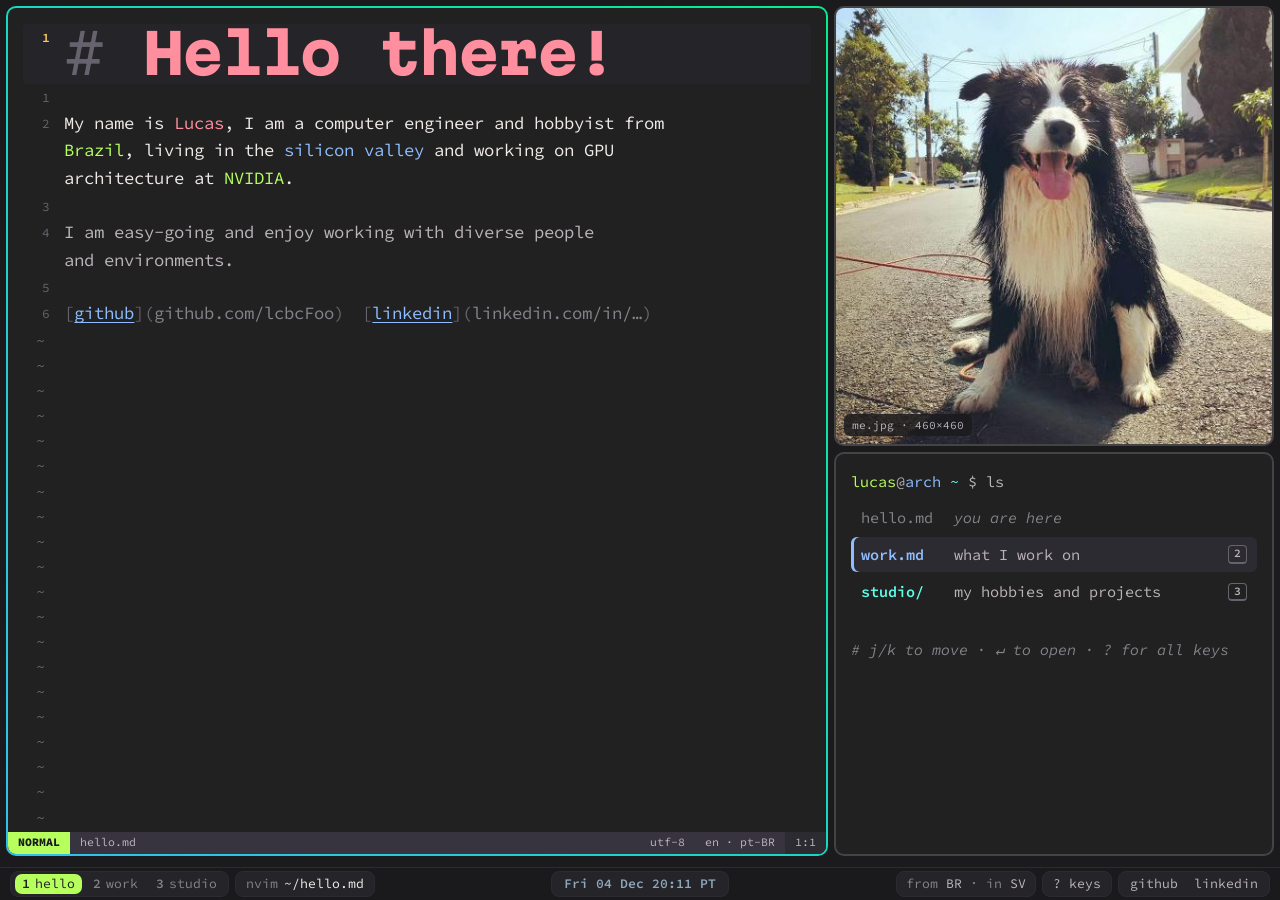
<file: mockups/b-foocolors-r3.html>
<!doctype html>
<html lang="en">
<head>
<meta charset="utf-8">
<meta name="viewport" content="width=device-width, initial-scale=1, viewport-fit=cover">
<meta name="theme-color" content="#1b1b1d">
<title>Foocolors Desktop · lcbcfoo.dev</title>
<link rel="preconnect" href="https://fonts.googleapis.com">
<link rel="preconnect" href="https://fonts.gstatic.com" crossorigin>
<link rel="stylesheet" href="https://fonts.googleapis.com/css2?family=Source+Code+Pro:ital,wght@0,400;0,600;0,800;1,400&family=Martian+Mono:wdth,wght@75..112.5,300..800&display=swap">
<style>
/* Layout: a Hyprland desktop painted in foocolors.nvim, one workspace on screen at a time.
   1 hello: nvim hello.md · avatar · an `ls` terminal to navigate.
   2 work:  nvim work.md with a cursorline that dims what you're not reading · a secure-boot diagram.
   3 studio: a yazi-style browser, project list on the left, one project in focus on the right.
   ironbar at the bottom. On desktops each workspace fills the screen and panes scroll; on phones
   the current workspace scrolls as a normal page. Without JS everything is shown stacked. */
:root {
  --desk: #1b1b1d;
  --bg: #212121;
  --surface: #252529;
  --surface-hi: #2d2b32;
  --float: #28272c;
  --status: #37333f;
  --fg: #f0ebe8;
  --fg-dim: #bbb4ba;
  --quiet: #858289;
  --line: #66636e;
  --system: #8fa8bd;
  --coral: #ff8f9e;
  --lime: #b6ff5c;
  --gold: #ffc95c;
  --sky: #8fbdff;
  --lilac: #ca9aff;
  --cyan: #5dffe9;
  --border-on: linear-gradient(45deg, rgb(51 204 255 / 0.93), rgb(0 255 153 / 0.93));
  --border-off: rgb(89 89 89 / 0.67);
  --mono: "Source Code Pro", "SauceCodePro Nerd Font", "DejaVu Sans Mono", ui-monospace, monospace;
  --display: "Martian Mono", "Source Code Pro", ui-monospace, monospace;
  --gap: 6px;
  --bar-h: 32px;
  color-scheme: dark;
}
* { box-sizing: border-box; }
html { -webkit-text-size-adjust: 100%; }
body {
  margin: 0;
  background: var(--desk);
  color: var(--fg);
  font: 400 0.95rem/1.65 var(--mono);
  padding-inline: var(--gap);
  padding-block: var(--gap) calc(var(--bar-h) + var(--gap) * 2 + env(safe-area-inset-bottom, 0px));
}
img { max-width: 100%; display: block; }
a { color: inherit; text-underline-offset: 3px; }
a:focus-visible, button:focus-visible { outline: 2px solid var(--cyan); outline-offset: 2px; border-radius: 4px; }
kbd { font: 600 0.72rem/1 var(--mono); color: var(--fg-dim); border: 1px solid var(--line); border-bottom-width: 2px; border-radius: 4px; padding: 2px 5px; }
.sr-only { position: absolute; width: 1px; height: 1px; overflow: hidden; clip: rect(0 0 0 0); white-space: nowrap; }
.hl-lime { color: var(--lime); }
.hl-gold { color: var(--gold); }
.hl-sky { color: var(--sky); }
.hl-coral { color: var(--coral); }
.hl-cyan { color: var(--cyan); }
.dim { color: var(--fg-dim); }
.cmt { color: var(--quiet); font-style: italic; }
.hint-touch { display: none; }
@media (hover: none) { .hint-keys { display: none !important; } .hint-touch { display: block; } }

/* ---------- workspaces ---------- */
.desk { max-width: 1760px; margin-inline: auto; display: grid; grid-template-columns: minmax(0, 1fr); gap: var(--gap); overflow-x: clip; }
.ws { display: grid; gap: var(--gap); min-height: 0; }
.js .ws:not(.on) { display: none; }
@media (prefers-reduced-motion: no-preference) {
  .js .ws.from-right { animation: from-right 220ms cubic-bezier(.2, .7, .2, 1); }
  .js .ws.from-left { animation: from-left 220ms cubic-bezier(.2, .7, .2, 1); }
  @keyframes from-right { from { transform: translateX(2.5%); opacity: 0.4; } }
  @keyframes from-left { from { transform: translateX(-2.5%); opacity: 0.4; } }
}

#hello {
  grid-template-columns: minmax(0, 1fr) minmax(260px, min(440px, 50dvh));
  grid-template-rows: auto minmax(0, 1fr);
  grid-template-areas: "buf pic" "buf nav";
}
#w-hello { grid-area: buf; }
#w-pic { grid-area: pic; }
#w-ls { grid-area: nav; }
#work { grid-template-columns: minmax(0, 1fr) minmax(250px, 360px); grid-template-areas: "buf boot"; }
#w-work { grid-area: buf; }
#w-boot { grid-area: boot; }
#studio { grid-template-columns: minmax(0, 1fr); }

/* Desktop: the workspace is the screen, panes scroll inside it. */
@media (min-width: 900px) and (min-height: 600px) {
  .js body { height: 100dvh; overflow: hidden; }
  .js .desk { height: calc(100dvh - var(--bar-h) - var(--gap) * 3 - env(safe-area-inset-bottom, 0px)); }
  .js .ws.on { height: 100%; }
  .js #work, .js #studio { grid-template-rows: minmax(0, 1fr); }
  .js .scroll { overflow: auto; overscroll-behavior: contain; }
}
.scroll { scrollbar-width: thin; scrollbar-color: var(--line) transparent; }

/* ---------- windows ---------- */
.win {
  position: relative;
  min-width: 0;
  min-height: 0;
  margin: 0;
  display: flex;
  flex-direction: column;
  border: 2px solid transparent;
  border-radius: 10px;
  background: linear-gradient(var(--bg), var(--bg)) padding-box, linear-gradient(var(--border-off), var(--border-off)) border-box;
}
.win.focus { background: linear-gradient(var(--bg), var(--bg)) padding-box, var(--border-on) border-box; }
.body { padding: 15px; flex: 1; min-width: 0; min-height: 0; display: flex; flex-direction: column; }

/* lualine-ish statusline */
.statusline {
  display: flex; flex-wrap: wrap; font-size: 0.72rem; line-height: 1.7;
  background: var(--status); color: var(--fg-dim);
  border-radius: 0 0 8px 8px; overflow: hidden; flex: none;
}
.statusline span { padding: 1px 10px; }
.statusline .mode { background: var(--surface-hi); color: var(--quiet); font-weight: 800; }
.win.focus .statusline .mode { background: var(--lime); color: var(--desk); }
.statusline .fill { flex: 1; padding: 0; }
.statusline .pos { background: var(--surface-hi); font-variant-numeric: tabular-nums; }

/* ---------- nvim buffers ---------- */
.buf { display: grid; }
.row { display: grid; grid-template-columns: 3ch minmax(0, 1fr); column-gap: 1.6ch; border-radius: 4px; padding-right: 8px; }
.js .row:not(.blank) { cursor: text; }
.row .nr { color: var(--line); text-align: right; font-size: 0.8rem; line-height: 2.05; font-variant-numeric: tabular-nums; user-select: none; }
.row.cur { background: var(--surface); }
.row.cur .nr { color: var(--gold); font-weight: 600; }
.row.blank { min-height: 1.65em; }
.row .txt { min-width: 0; transition: opacity 180ms ease; }
.row .txt > * { margin: 0; }
.twilight .row.li:not(.lit) .txt { opacity: 0.42; }
.eob { flex: 1; position: relative; min-height: 0; }
.eob::before {
  content: "~\A~\A~\A~\A~\A~\A~\A~\A~\A~\A~\A~\A~\A~\A~\A~\A~\A~\A~\A~\A~\A~\A~\A~\A~\A~\A~\A~\A~\A~\A~\A~\A~\A~\A~\A~\A~\A~\A~\A~\A";
  position: absolute; inset: 0; overflow: hidden; white-space: pre; color: var(--line); padding-left: 1.4ch;
}
.js .eob { min-height: 3.3em; }

/* hello.md */
#w-hello .body { container-type: inline-size; padding-block: 16px 6px; }
.h1 {
  font-family: var(--display);
  font-variation-settings: "wdth" 112.5;
  font-weight: 800;
  font-size: clamp(2rem, 7cqi, 4.6rem);
  line-height: 1.08;
  letter-spacing: -0.03em;
  color: var(--coral);
  text-wrap: balance;
}
.h1 .hash { color: var(--line); font-weight: 300; }
#w-hello .txt p { max-width: 62ch; font-size: clamp(1rem, 1.35vw, 1.2rem); line-height: 1.6; text-wrap: pretty; }
.mdlinks { display: flex; flex-wrap: wrap; gap: 4px 18px; }
.mdl { text-decoration: none; white-space: nowrap; }
.mdl .b { color: var(--line); }
.mdl .t { color: var(--sky); text-decoration: underline; text-underline-offset: 3px; }
.mdl .u { color: var(--quiet); }
.mdl:hover .t { color: var(--cyan); }

/* work.md */
#w-work .body { padding-bottom: 6px; }
.md-h1 { color: var(--sky); font-weight: 800; font-size: 1.12rem; }
.md-h2 { color: var(--lilac); font-weight: 600; font-size: 1rem; }
.md-h1 .hash, .md-h2 .hash { color: var(--line); font-weight: 400; }
.row.li .txt { display: grid; grid-template-columns: 2ch minmax(0, 1fr); max-width: 76ch; font-size: 1.02rem; padding-block: 1px; }
.row.li .txt::before { content: "-"; color: var(--gold); }

/* ---------- avatar ---------- */
#w-pic { aspect-ratio: 1; }
#w-pic .body { padding: 0; position: relative; }
#w-pic img { position: absolute; inset: 0; width: 100%; height: 100%; object-fit: cover; object-position: 50% 32%; border-radius: 8px; }
#w-pic figcaption { position: absolute; left: 8px; bottom: 8px; font-size: 0.7rem; background: rgb(27 27 29 / 0.84); color: var(--fg-dim); padding: 2px 8px; border-radius: 6px; }

/* ---------- terminals ---------- */
.prompt { margin: 0; color: var(--fg-dim); overflow-wrap: anywhere; }
.prompt .u { color: var(--lime); }
.prompt .h { color: var(--sky); }
.prompt .cwd { color: var(--cyan); }
.prompt .sym { color: var(--fg-dim); }
.ls { list-style: none; margin: 6px 0 12px; padding: 0; display: grid; gap: 2px; }
.ls .it, .ls .ent {
  --c: var(--fg);
  display: grid; grid-template-columns: 9ch minmax(0, 1fr) auto; gap: 12px; align-items: center;
  padding: 5px 10px; border-radius: 6px; text-decoration: none;
}
.ls .nm { color: var(--c); font-weight: 600; }
.ls .ds { color: var(--fg-dim); min-width: 0; }
.ls .ent { color: var(--quiet); }
.ls .ent .nm { color: var(--quiet); font-weight: 400; }
.ls .ent .ds { color: var(--quiet); font-style: italic; }
.ls .it:hover { background: var(--surface); }
.ls .it.sel { background: var(--surface-hi); box-shadow: inset 3px 0 0 var(--c); }
@media (hover: none) { .ls kbd { display: none; } }

.diagram { margin: 12px 0; font: 400 0.92rem/1.35 var(--mono); color: var(--line); white-space: pre; overflow-x: auto; }
.diagram .s { color: var(--fg); }
.diagram .c { color: var(--coral); }
.diagram .l { color: var(--lime); }
.diagram .g { color: var(--gold); }
.small { font-size: 0.86rem; margin: 0; }

/* ---------- yazi ---------- */
.yazi { overflow: hidden; }
.yz-head { display: flex; gap: 0; align-items: center; padding: 6px 14px; border-bottom: 1px solid var(--surface-hi); font-size: 0.82rem; color: var(--fg-dim); flex: none; overflow: hidden; white-space: nowrap; }
.yz-head .cwd { color: var(--cyan); }
.yz-head .file { color: var(--fg); overflow: hidden; text-overflow: ellipsis; }
.yz-cols { flex: 1; min-height: 0; display: grid; grid-template-columns: minmax(250px, 30%) minmax(0, 1fr); }
.yz-list { border-right: 1px solid var(--surface-hi); padding: 6px 0 12px; min-height: 0; }
.yz-list ul { list-style: none; margin: 0; padding: 0; }
.yz-list .dir { padding: 12px 14px 3px; color: var(--sky); font-weight: 600; font-size: 0.8rem; }
.yz-list .dir::before { content: "▾ "; color: var(--line); }
.it { --c: var(--fg-dim); }
.yz-list .it { display: grid; grid-template-columns: 2ch minmax(0, 1fr) auto; gap: 8px; padding: 3px 14px; text-decoration: none; color: var(--fg); }
.yz-list .it .ic { color: var(--c); }
.yz-list .it .nm { overflow: hidden; text-overflow: ellipsis; white-space: nowrap; }
.yz-list .it .mt { color: var(--quiet); font-size: 0.76rem; align-self: center; }
.yz-list .it:hover { background: var(--surface); }
.yz-list .it.sel { background: var(--c); color: var(--desk); }
.yz-list .it.sel .ic, .yz-list .it.sel .mt { color: var(--desk); }
.yz-preview { min-width: 0; min-height: 0; }
.yz-status { display: flex; flex-wrap: wrap; font-size: 0.72rem; line-height: 1.7; background: var(--status); color: var(--fg-dim); flex: none; border-radius: 0 0 8px 8px; overflow: hidden; }
.yz-status span { padding: 1px 10px; }
.yz-status .mode { background: var(--sky); color: var(--desk); font-weight: 800; }
.yz-status .fill { flex: 1; padding: 0; }
.yz-status .pos { background: var(--surface-hi); font-variant-numeric: tabular-nums; }

.p-readme { --c: var(--fg-dim); }
.p-letrado { --c: var(--sky); }
.p-olyrion { --c: var(--gold); }
.p-deaddice { --c: var(--coral); }
.p-reonv { --c: var(--lime); }
.p-heimdall { --c: var(--cyan); }
.p-tinker { --c: var(--lilac); }

.pv { --c: var(--fg); padding: 20px 24px 28px; display: grid; gap: 12px; align-content: start; max-width: 900px; }
.pv + .pv { border-top: 1px solid var(--surface-hi); }
.js .pv + .pv { border-top: 0; }
.js .pv:not(.on) { display: none; }
.pv h3 {
  margin: 4px 0 0;
  font-family: var(--display); font-variation-settings: "wdth" 100; font-weight: 800;
  font-size: clamp(1.5rem, 2.3vw, 2.1rem); line-height: 1.1; letter-spacing: -0.02em;
  color: var(--c); display: flex; flex-wrap: wrap; align-items: baseline; gap: 4px 14px;
}
.st { font: 400 0.76rem/1 var(--mono); letter-spacing: 0; color: var(--fg-dim); white-space: nowrap; }
.st::before { content: "["; color: var(--line); }
.st::after { content: "]"; color: var(--line); }
.pv p { margin: 0; color: var(--fg-dim); max-width: 66ch; text-wrap: pretty; }
.pv p.tag { color: var(--fg); font-size: 1.08rem; line-height: 1.55; }
.pv .stack { color: var(--quiet); font-size: 0.82rem; }
.open { display: inline-flex; align-items: center; gap: 10px; width: fit-content; margin-top: 4px; padding: 6px 12px; border: 1px solid var(--c); border-radius: 8px; color: var(--c); text-decoration: none; font-weight: 600; }
.open:hover { background: var(--c); color: var(--desk); }
.open:hover kbd { color: var(--desk); border-color: var(--desk); }
.open.off { border-style: dashed; color: var(--fg-dim); font-weight: 400; }
@media (hover: none) { .open kbd { display: none; } }

.art { position: relative; width: 100%; aspect-ratio: 16 / 9; max-height: min(48dvh, 500px); border-radius: 8px; overflow: hidden; background: var(--surface-hi); }
.art > img { width: 100%; height: 100%; object-fit: cover; }
.art.contain > img { object-fit: contain; }
.art .mark { position: absolute; left: 16px; bottom: 14px; height: auto; z-index: 1; }
.art.shade::after { content: ""; position: absolute; inset: 0; background: linear-gradient(to top, rgb(12 12 16 / 0.7), rgb(12 12 16 / 0) 50%); }
.pixel { image-rendering: pixelated; }

.thumbs { display: grid; grid-template-columns: repeat(3, minmax(0, 1fr)); gap: 8px; }
.thumb { position: relative; display: block; aspect-ratio: 4 / 3; border-radius: 8px; overflow: hidden; background: var(--surface-hi); text-decoration: none; outline: 1px solid var(--surface-hi); }
.thumb img { width: 100%; height: 100%; object-fit: cover; }
.thumb span { position: absolute; left: 0; right: 0; bottom: 0; padding: 18px 10px 6px; font-size: 0.78rem; font-weight: 600; color: var(--c); background: linear-gradient(to top, rgb(12 12 16 / 0.85), rgb(12 12 16 / 0)); }
.thumb:hover { outline-color: var(--c); }
.tree { display: grid; grid-template-columns: max-content minmax(0, 1fr); gap: 4px 16px; margin: 4px 0 0; font-size: 0.9rem; }
.tree dt { color: var(--sky); font-weight: 600; }
.tree dd { margin: 0; color: var(--fg-dim); }

.pipe { display: grid; grid-template-columns: repeat(7, minmax(0, 1fr)); gap: 5px; align-content: center; padding: 22px; background: #20291c; aspect-ratio: auto; }
.pipe span { padding: 16px 0; text-align: center; border-radius: 6px; border: 1px solid #4d6b3c; color: var(--lime); font-weight: 600; font-size: 0.9rem; }
.pipe small { grid-column: 1 / -1; color: #9db08f; font-size: 0.76rem; margin-top: 6px; }
.code { background: #10191b; padding: 20px 22px; display: grid; gap: 10px; align-content: center; aspect-ratio: auto; }
.code pre { margin: 0; font: 400 0.95rem/1.6 var(--mono); color: var(--cyan); white-space: pre-wrap; }
.code pre span { color: var(--line); }
.feats { display: flex; flex-wrap: wrap; gap: 6px; }
.feats span { font-size: 0.78rem; padding: 2px 9px; border-radius: 6px; border: 1px solid var(--surface-hi); color: var(--fg-dim); }
.swatches { display: grid; grid-template-columns: repeat(4, minmax(0, 1fr)); gap: 6px; max-width: 560px; }
.swatches span { display: grid; gap: 2px; padding: 34px 8px 6px; border-radius: 6px; font-size: 0.72rem; color: var(--desk); font-weight: 600; }
.swatches span.dark { color: var(--fg-dim); outline: 1px solid var(--surface-hi); }

/* ---------- which-key ---------- */
.whichkey {
  position: fixed; right: 12px; bottom: calc(var(--bar-h) + 14px + env(safe-area-inset-bottom, 0px)); z-index: 20;
  width: min(340px, calc(100vw - 24px));
  background: linear-gradient(var(--float), var(--float)) padding-box, var(--border-on) border-box;
  box-shadow: 0 18px 50px rgb(0 0 0 / 0.5);
}
.whichkey[hidden] { display: none; }
.whichkey .body { padding: 14px 16px; gap: 10px; }
.wk-title { margin: 0; color: var(--lilac); font-weight: 600; }
.wk { display: grid; grid-template-columns: max-content minmax(0, 1fr); gap: 6px 14px; margin: 0; font-size: 0.86rem; align-items: center; }
.wk dt { display: flex; gap: 4px; }
.wk dd { margin: 0; color: var(--fg-dim); }
.whichkey .foot { display: flex; justify-content: space-between; gap: 12px; font-size: 0.78rem; margin: 0; }
.whichkey .foot a { color: var(--fg-dim); }

/* ---------- ironbar ---------- */
.bar {
  position: fixed; left: 0; right: 0; bottom: 0; z-index: 10;
  min-height: calc(var(--bar-h) + env(safe-area-inset-bottom, 0px));
  padding: 3px 10px calc(3px + env(safe-area-inset-bottom, 0px));
  background: rgb(27 27 29 / 0.96);
  border-top: 1px solid var(--surface-hi);
  display: grid; grid-template-columns: minmax(0, 1fr) auto minmax(0, 1fr); align-items: center; gap: 6px;
  font-size: 0.82rem; color: var(--fg-dim);
}
.bar .start, .bar .end { display: flex; align-items: center; gap: 6px; min-width: 0; }
.bar .end { justify-content: flex-end; }
.pill { background: var(--surface); border: 1px solid var(--surface-hi); border-radius: 8px; height: 26px; display: flex; align-items: center; white-space: nowrap; font: inherit; color: inherit; }
.ws-tabs { padding: 2px 4px; gap: 4px; font-weight: 600; }
.ws-tabs a { text-decoration: none; padding: 0 7px; min-width: 26px; text-align: center; border-radius: 7px; color: var(--quiet); line-height: 20px; transition: background 150ms ease-in-out, color 150ms ease-in-out; }
.ws-tabs a:hover { color: var(--fg); background: var(--surface-hi); }
.ws-tabs a.on { background: var(--lime); color: var(--bg); }
.ws-tabs a span { font-weight: 400; margin-left: 5px; }
.focused { padding: 0 10px; color: var(--fg); min-width: 0; overflow: hidden; text-overflow: ellipsis; display: block; line-height: 24px; max-width: 36ch; }
.focused b { color: var(--quiet); font-weight: 400; margin-right: 6px; }
.clock { padding: 0 12px; color: var(--system); font-weight: 600; font-variant-numeric: tabular-nums; }
.where { padding: 0 9px; color: var(--quiet); display: block; line-height: 24px; }
.where em { font-style: normal; color: var(--fg-dim); }
.keys { padding: 0 10px; cursor: pointer; color: var(--fg-dim); }
.keys:hover, .keys[aria-expanded="true"] { color: var(--fg); background: var(--surface-hi); }
.tray { padding: 0 4px; gap: 2px; }
.tray a { text-decoration: none; padding: 0 7px; border-radius: 6px; line-height: 20px; color: var(--fg-dim); }
.tray a:hover { background: var(--surface-hi); color: var(--fg); }
.bar .end .clock { display: none; }

/* ---------- reflow ---------- */
@media (max-width: 1179px) {
  .where { display: none; }
  .yz-cols { grid-template-columns: minmax(230px, 34%) minmax(0, 1fr); }
}
@media (max-width: 899px) {
  #hello { grid-template-columns: minmax(0, 1fr); grid-template-rows: auto; grid-template-areas: "pic" "buf" "nav"; }
  #work { grid-template-columns: minmax(0, 1fr); grid-template-areas: "buf" "boot"; }
  #w-pic { aspect-ratio: 16 / 10; }
  .yz-cols { grid-template-columns: minmax(0, 1fr); }
  .yz-list { border-right: 0; border-bottom: 1px solid var(--surface-hi); }
  .pv { padding: 18px 15px 22px; }
  .row { column-gap: 1.2ch; }
  .bar { grid-template-columns: minmax(0, 1fr) auto; }
  .bar .mid, .tray, .keys { display: none; }
  .bar .end .clock { display: flex; }
  .ws-tabs a span { display: none; }
}
@media (max-width: 520px) {
  .ls .it, .ls .ent { grid-template-columns: 9ch minmax(0, 1fr); }
  .ls kbd { display: none; }
  .thumbs { grid-template-columns: minmax(0, 1fr); }
  .thumb { aspect-ratio: 16 / 7; }
  .pipe { grid-template-columns: repeat(4, minmax(0, 1fr)); }
  .swatches { grid-template-columns: repeat(2, minmax(0, 1fr)); }
}
</style>
</head>
<body>

<main class="desk">

  <!-- ===================== 1 · hello ===================== -->
  <section class="ws on" id="hello" aria-label="Workspace 1: hello">
    <section class="win focus" id="w-hello" data-title="nvim ~/hello.md" data-primary aria-labelledby="hello-h">
      <div class="body scroll">
        <div class="buf" data-buf="hello">
          <div class="row head cur" data-sec="top"><span class="nr">1</span><div class="txt"><h1 class="h1" id="hello-h"><span class="hash" aria-hidden="true"># </span>Hello there!</h1></div></div>
          <div class="row blank"><span class="nr">2</span><div class="txt"></div></div>
          <div class="row"><span class="nr">3</span><div class="txt"><p>My name is <span class="hl-coral">Lucas</span>, I am a computer engineer and hobbyist from <span class="hl-lime">Brazil</span>, living in the <span class="hl-sky">silicon valley</span> and working on GPU architecture at <span class="hl-lime">NVIDIA</span>.</p></div></div>
          <div class="row blank"><span class="nr">4</span><div class="txt"></div></div>
          <div class="row"><span class="nr">5</span><div class="txt"><p class="dim">I am easy-going and enjoy working with diverse people and environments.</p></div></div>
          <div class="row blank"><span class="nr">6</span><div class="txt"></div></div>
          <div class="row"><span class="nr">7</span><div class="txt"><p class="mdlinks">
            <a class="mdl" href="https://github.com/lcbcFoo"><span class="b">[</span><span class="t">github</span><span class="b">](</span><span class="u">github.com/lcbcFoo</span><span class="b">)</span></a>
            <a class="mdl" href="#linkedin"><span class="b">[</span><span class="t">linkedin</span><span class="b">](</span><span class="u">linkedin.com/in/…</span><span class="b">)</span></a>
          </p></div></div>
        </div>
        <div class="eob" aria-hidden="true"></div>
      </div>
      <div class="statusline" aria-hidden="true"><span class="mode">NORMAL</span><span>hello.md</span><span class="fill"></span><span>utf-8</span><span>en · pt-BR</span><span class="pos" data-ln="hello">1:1</span></div>
    </section>

    <figure class="win" id="w-pic" data-title="kitty me.jpg">
      <div class="body">
        <img src="assets/avatar.jpg" alt="Lucas's profile picture: a black and white border collie smiling on a sunny street">
        <figcaption>me.jpg · 460×460</figcaption>
      </div>
    </figure>

    <section class="win" id="w-ls" data-title="kitty ~" aria-label="Where to next">
      <div class="body scroll">
        <p class="prompt"><span class="u">lucas</span>@<span class="h">arch</span> <span class="cwd">~</span> <span class="sym">$</span> ls</p>
        <ul class="ls" data-list="ls">
          <li><span class="ent"><span class="nm">hello.md</span><span class="ds">you are here</span></span></li>
          <li><a class="it sel" href="#work" style="--c: var(--sky)"><span class="nm">work.md</span><span class="ds">what I work on</span><kbd>2</kbd></a></li>
          <li><a class="it" href="#studio" style="--c: var(--cyan)"><span class="nm">studio/</span><span class="ds">my hobbies and projects</span><kbd>3</kbd></a></li>
        </ul>
        <p class="cmt hint-keys"># j/k to move · ↵ to open · ? for all keys</p>
        <p class="cmt hint-touch"># tap to open</p>
      </div>
    </section>
  </section>

  <!-- ===================== 2 · work ===================== -->
  <section class="ws" id="work" aria-label="Workspace 2: work">
    <section class="win" id="w-work" data-title="nvim ~/work.md" data-primary aria-labelledby="work-h">
      <div class="body scroll">
        <div class="buf" data-buf="work">
          <div class="row head cur" data-sec="top"><span class="nr">1</span><div class="txt"><h2 class="md-h1" id="work-h"><span class="hash"># </span>What I work on</h2></div></div>
          <div class="row blank"><span class="nr">2</span><div class="txt"></div></div>
          <div class="row head" data-sec="now"><span class="nr">3</span><div class="txt"><h3 class="md-h2"><span class="hash">## </span>Now</h3></div></div>
          <div class="row li" data-sec="now"><span class="nr">4</span><div class="txt"><p><span><span class="hl-gold">Senior GPU Architect</span> with over 7 years of experience in system architecture for ASIC, GPU, and SoC devices for both graphics and AI/ML workloads.</span></p></div></div>
          <div class="row li" data-sec="now"><span class="nr">5</span><div class="txt"><p><span>Currently architecting the <span class="hl-lime">secure boot of NVIDIA GPUs</span> (Blackwell, Rubin, and next gens), coordinating across many hardware, firmware, and software teams to deliver a secure initialization of the system, from power-up to SW.</span></p></div></div>
          <div class="row blank"><span class="nr">6</span><div class="txt"></div></div>
          <div class="row head" data-sec="before"><span class="nr">7</span><div class="txt"><h3 class="md-h2"><span class="hash">## </span>Before</h3></div></div>
          <div class="row li" data-sec="before"><span class="nr">8</span><div class="txt"><p><span>I have also worked <span class="hl-gold">5 years</span> developing embedded solutions and hardware-software co-design projects for photonic devices at <span class="hl-sky">Lumentum/Idea</span>.</span></p></div></div>
          <div class="row li" data-sec="before"><span class="nr">9</span><div class="txt"><p><span>Master in Computer Science by <span class="hl-sky">UNICAMP</span>, with a specialization in Computer Architecture and Energy Efficiency.</span></p></div></div>
          <div class="row li" data-sec="before"><span class="nr">10</span><div class="txt"><p><span>Creator of <a class="hl-lime" href="#studio/reonv">ReonV</a> (2018), one of the first RISC-V processors published from Brazil.</span></p></div></div>
        </div>
        <div class="eob" aria-hidden="true"></div>
      </div>
      <div class="statusline" aria-hidden="true"><span class="mode">NORMAL</span><span>work.md</span><span class="fill"></span><span class="hint-keys">j/k to read</span><span>markdown</span><span class="pos" data-ln="work">1:1</span></div>
    </section>

    <section class="win" id="w-boot" data-title="kitty secure-boot.txt" aria-label="Secure boot, from power-up to SW">
      <div class="body scroll">
        <p class="prompt"><span class="u">lucas</span>@<span class="h">arch</span> <span class="cwd">~/work</span> <span class="sym">$</span> cat secure-boot.txt</p>
<pre class="diagram" aria-hidden="true"><span class="g">Blackwell · Rubin · next gens</span>

┌──────────────┐
│   <span class="c">power-up</span>   │
└──────┬───────┘
       │
┌──────┴───────┐
│   <span class="s">hardware</span>   │
└──────┬───────┘
       │
┌──────┴───────┐
│   <span class="s">firmware</span>   │
└──────┬───────┘
       │
┌──────┴───────┐
│      <span class="l">SW</span>      │
└──────────────┘</pre>
        <p class="small dim">A secure initialization of the system, from power-up to SW, across many hardware, firmware, and software teams.</p>
      </div>
    </section>
  </section>

  <!-- ===================== 3 · studio ===================== -->
  <section class="ws" id="studio" aria-label="Workspace 3: studio">
    <section class="win yazi" id="w-yazi" data-title="yazi ~/studio" data-primary aria-labelledby="studio-h">
      <h2 class="sr-only" id="studio-h">My hobbies and projects</h2>
      <div class="yz-head"><span class="cwd">~/studio/</span><span class="file" id="yz-path">README.md</span></div>
      <div class="yz-cols">
        <nav class="yz-list scroll" aria-label="Projects">
          <ul data-list="yazi">
            <li><a class="it p-readme sel" href="#studio/readme" data-key="readme" data-path="README.md"><span class="ic">i</span><span class="nm">README.md</span><span class="mt"></span></a></li>
            <li class="dir">games/</li>
            <li><a class="it p-letrado" href="#studio/letrado" data-key="letrado" data-path="games/letrado.app"><span class="ic">●</span><span class="nm">letrado.app</span><span class="mt">live</span></a></li>
            <li><a class="it p-olyrion" href="#studio/olyrion" data-key="olyrion" data-path="games/trials-of-olyrion"><span class="ic">●</span><span class="nm">trials-of-olyrion</span><span class="mt">beta</span></a></li>
            <li><a class="it p-deaddice" href="#studio/deaddice" data-key="deaddice" data-path="games/dead-dice"><span class="ic">●</span><span class="nm">dead-dice</span><span class="mt">soon</span></a></li>
            <li class="dir">open-source/</li>
            <li><a class="it p-reonv" href="#studio/reonv" data-key="reonv" data-path="open-source/ReonV"><span class="ic">●</span><span class="nm">ReonV</span><span class="mt">★ 82</span></a></li>
            <li><a class="it p-heimdall" href="#studio/heimdall" data-key="heimdall" data-path="open-source/heimdall-mcp-server"><span class="ic">●</span><span class="nm">heimdall-mcp-server</span><span class="mt">★ 105</span></a></li>
            <li class="dir">tinkering/</li>
            <li><a class="it p-tinker" href="#studio/foocolors" data-key="foocolors" data-path="tinkering/foocolors.nvim"><span class="ic">·</span><span class="nm">foocolors.nvim</span><span class="mt">lua</span></a></li>
            <li><a class="it p-tinker" href="#studio/gputop" data-key="gputop" data-path="tinkering/ironbar-gpu-top"><span class="ic">·</span><span class="nm">ironbar-gpu-top</span><span class="mt">sh</span></a></li>
            <li><a class="it p-tinker" href="#studio/circuitly" data-key="circuitly" data-path="tinkering/circuitly"><span class="ic">·</span><span class="nm">circuitly</span><span class="mt">js</span></a></li>
            <li><a class="it p-tinker" href="#studio/menes" data-key="menes" data-path="tinkering/meNES"><span class="ic">·</span><span class="nm">meNES</span><span class="mt">asm</span></a></li>
          </ul>
        </nav>

        <div class="yz-preview scroll" id="yz-preview">
          <article class="pv p-readme on" id="studio/readme" data-key="readme">
            <h3>~/studio</h3>
            <p class="tag">Hobbyist with several projects in GitHub exploring ML, LLM, optimization problems, games, full stack apps.</p>
            <div class="thumbs">
              <a class="thumb p-letrado" href="#studio/letrado" data-go="letrado" style="background:#1c1530"><img src="assets/letrado-frame.png" alt="" style="object-position:50% 42%"><span>letrado.app</span></a>
              <a class="thumb p-olyrion" href="#studio/olyrion" data-go="olyrion"><img src="assets/olyrion-coast.jpg" alt=""><span>trials-of-olyrion</span></a>
              <a class="thumb p-deaddice" href="#studio/deaddice" data-go="deaddice"><img class="pixel" src="assets/deaddice-keyart.png" alt="" style="object-position:56% 42%"><span>dead-dice</span></a>
            </div>
            <dl class="tree">
              <dt>games/</dt><dd>letrado.app · trials-of-olyrion · dead-dice</dd>
              <dt>open-source/</dt><dd>ReonV · heimdall-mcp-server</dd>
              <dt>tinkering/</dt><dd>foocolors.nvim · ironbar-gpu-top · circuitly · meNES</dd>
            </dl>
            <p class="cmt hint-keys"># j/k to browse · ↵ to open</p>
            <p class="cmt hint-touch"># tap a project to open it</p>
          </article>

          <article class="pv p-letrado" id="studio/letrado" data-key="letrado">
            <div class="art contain" style="background:#1c1530"><img src="assets/letrado-frame.png" alt="Letrado's daily 5×5 letter grid"></div>
            <h3>letrado.app <span class="st">live</span></h3>
            <p class="tag">A daily word puzzle game where players find all hidden Portuguese words by dragging paths through adjacent letters.</p>
            <p lang="pt-BR">Jogo de palavras diário em português.</p>
            <p class="stack">react · typescript · vite · firebase · python</p>
            <a class="open" href="https://letrado.app" target="_blank" rel="noopener">open letrado.app <kbd>↵</kbd></a>
          </article>

          <article class="pv p-olyrion" id="studio/olyrion" data-key="olyrion">
            <div class="art shade"><img src="assets/olyrion-coast.jpg" alt="The Ionian coast of Olyrion: olive trees, a stone path and a turquoise bay"><img class="mark" src="assets/olyrion-logo.png" alt="Trials of Olyrion" style="width:min(300px, 46%)"></div>
            <h3>trials-of-olyrion <span class="st">closed beta</span></h3>
            <p class="tag">Locations, crafted materials, and a sense of place sit at the heart of the experience.</p>
            <p>Trials of Olyrion is now playable in a small, invitation-based closed beta. The hosted client is running at play.trialsofolyrion.com for invited players.</p>
            <p class="stack">react · pixijs · tauri · fastapi · postgresql · redis</p>
            <a class="open" href="https://trialsofolyrion.com" target="_blank" rel="noopener">open trialsofolyrion.com <kbd>↵</kbd></a>
          </article>

          <article class="pv p-deaddice" id="studio/deaddice" data-key="deaddice">
            <div class="art shade" style="background:#1d2226"><img class="pixel" src="assets/deaddice-keyart.png" alt="Dead Dice key art: a party of five pixel-art heroes descending a well in a rope lift, dice tumbling around them" style="object-position:56% 40%"><img class="mark" src="assets/deaddice-logo.png" alt="Dead Dice" style="width:273px; max-width:52%"></div>
            <h3>dead-dice <span class="st">coming soon</span></h3>
            <p class="tag">Hunting things and rolling down.</p>
            <p lang="pt-BR">Caçando bicho e rolando buraco abaixo.</p>
            <p>A portrait pixel-art dice roguelike with extraction: village → expedition → extract or descend. A fixed party of five climbs dungeons of four floors, each a branching map ending in a boss checkpoint.</p>
            <p class="stack">typescript · pixijs · vite · capacitor · Foo Game Studios</p>
            <span class="open off">coming soon to Google Play</span>
          </article>

          <article class="pv p-reonv" id="studio/reonv" data-key="reonv">
            <div class="art pipe" aria-label="Leon3's 7-stage integer pipeline">
              <span>FE</span><span>DE</span><span>RA</span><span>EX</span><span>ME</span><span>XC</span><span>WR</span>
              <small>7-stage integer pipeline · lib/gaisler/leon3v3/iu3.vhd</small>
            </div>
            <h3>ReonV <span class="st">2018 · ★ 82</span></h3>
            <p class="tag">One of the first RISC-V processors published from Brazil.</p>
            <p>ReonV is a modified version of the Leon3, a synthesisable VHDL model of a 32-bit processor originally compliant with the SPARC V8 architecture, now changed to RISC-V ISA. ReonV changed the Leon3 7-stage integer pipeline from SPARC to RISC-V, maintaining all other IP cores and resources provided by GRLIB IP Library untouched.</p>
            <p class="stack">vhdl · risc-v rv32i · grlib · fpga</p>
            <a class="open" href="https://github.com/lcbcFoo/ReonV" target="_blank" rel="noopener">open on github <kbd>↵</kbd></a>
          </article>

          <article class="pv p-heimdall" id="studio/heimdall" data-key="heimdall">
            <div class="art code">
              <pre><span>$</span> pip install heimdall-mcp
<span>$</span> heimdall project init</pre>
            </div>
            <h3>heimdall-mcp-server <span class="st">★ 105</span></h3>
            <p class="tag">Your AI Coding Assistant's Long-Term Memory.</p>
            <p>Heimdall gives your LLM a persistent, growing, cognitive memory of your specific codebase, lessons and memories carry over time.</p>
            <div class="feats"><span>Context-Rich Memory</span><span>Git-Aware Context</span><span>Isolated &amp; Organized</span><span>Efficient Integration</span></div>
            <p class="stack">python · mcp · qdrant</p>
            <a class="open" href="https://github.com/lcbcFoo/heimdall-mcp-server" target="_blank" rel="noopener">open on github <kbd>↵</kbd></a>
          </article>

          <article class="pv p-tinker" id="studio/foocolors" data-key="foocolors">
            <h3>foocolors.nvim</h3>
            <p class="tag">A dark, high-contrast pastel-neon colorscheme for Neovim.</p>
            <p>This page wears it.</p>
            <div class="swatches" aria-hidden="true">
              <span class="dark" style="background:#212121">bg<br>#212121</span>
              <span style="background:#f0ebe8">fg<br>#f0ebe8</span>
              <span style="background:#ff8f9e">coral<br>#ff8f9e</span>
              <span style="background:#b6ff5c">lime<br>#b6ff5c</span>
              <span style="background:#ffc95c">gold<br>#ffc95c</span>
              <span style="background:#8fbdff">sky<br>#8fbdff</span>
              <span style="background:#ca9aff">lilac<br>#ca9aff</span>
              <span style="background:#5dffe9">cyan<br>#5dffe9</span>
            </div>
            <p class="stack">lua · neovim</p>
            <a class="open" href="https://github.com/lcbcFoo/foocolors.nvim" target="_blank" rel="noopener">open on github <kbd>↵</kbd></a>
          </article>

          <article class="pv p-tinker" id="studio/gputop" data-key="gputop">
            <h3>ironbar-gpu-top</h3>
            <p class="tag">Compact nvtop-inspired NVIDIA monitor module for Ironbar.</p>
            <p class="stack">shell · ironbar</p>
            <a class="open" href="https://github.com/lcbcFoo/ironbar-gpu-top" target="_blank" rel="noopener">open on github <kbd>↵</kbd></a>
          </article>

          <article class="pv p-tinker" id="studio/circuitly" data-key="circuitly">
            <h3>circuitly <span class="st">★ 10</span></h3>
            <p class="tag">A visual and constructive framework for teaching digital circuits.</p>
            <p class="stack">javascript · circuitly.app</p>
            <a class="open" href="https://github.com/lcbcFoo/circuitly" target="_blank" rel="noopener">open on github <kbd>↵</kbd></a>
          </article>

          <article class="pv p-tinker" id="studio/menes" data-key="menes">
            <h3>meNES</h3>
            <p class="tag">My Emulator of NES.</p>
            <p class="stack">assembly</p>
            <a class="open" href="https://github.com/lcbcFoo/meNES" target="_blank" rel="noopener">open on github <kbd>↵</kbd></a>
          </article>
        </div>
      </div>
      <div class="yz-status" aria-hidden="true"><span class="mode">NOR</span><span>drwxr-xr-x</span><span class="fill"></span><span class="hint-keys">j/k · ↵</span><span class="pos" id="yz-pos">1/10</span></div>
    </section>
  </section>
</main>

<div class="win whichkey" id="help" role="dialog" aria-label="Keyboard shortcuts" hidden>
  <div class="body">
    <p class="wk-title">keys</p>
    <dl class="wk">
      <dt><kbd>1</kbd><kbd>2</kbd><kbd>3</kbd></dt><dd>switch workspace</dd>
      <dt><kbd>j</kbd><kbd>k</kbd></dt><dd>move down / up (or arrows)</dd>
      <dt><kbd>↵</kbd></dt><dd>open</dd>
      <dt><kbd>g</kbd><kbd>G</kbd></dt><dd>first / last</dd>
      <dt><kbd>?</kbd></dt><dd>show / hide this</dd>
      <dt><kbd>esc</kbd></dt><dd>close</dd>
    </dl>
    <p class="foot"><span class="cmt">the mouse works too</span><a href="index.html">all mockups</a></p>
  </div>
</div>

<nav class="bar" aria-label="Workspaces">
  <div class="start">
    <div class="pill ws-tabs">
      <a href="#hello" class="on" data-ws="hello">1<span>hello</span></a>
      <a href="#work" data-ws="work">2<span>work</span></a>
      <a href="#studio" data-ws="studio">3<span>studio</span></a>
    </div>
    <span class="pill focused" id="focused"><b>nvim</b>~/hello.md</span>
  </div>
  <div class="mid"><span class="pill clock" id="clock">--</span></div>
  <div class="end">
    <span class="pill where">from <em>BR</em> · in <em>SV</em></span>
    <button class="pill keys" id="keys-btn" type="button" aria-controls="help" aria-expanded="false">? keys</button>
    <span class="pill clock" id="clock-sm">--:--</span>
    <span class="pill tray"><a href="https://github.com/lcbcFoo">github</a><a href="#linkedin">linkedin</a></span>
  </div>
</nav>

<script>
(() => {
  const root = document.documentElement;
  root.classList.add('js');
  const canHover = matchMedia('(hover: hover)').matches;
  const reduceMotion = matchMedia('(prefers-reduced-motion: reduce)').matches;
  const fixedMode = () => matchMedia('(min-width: 900px) and (min-height: 600px)').matches;
  const $ = (s, r = document) => r.querySelector(s);
  const $$ = (s, r = document) => [...r.querySelectorAll(s)];
  let current = null;

  // ---------- ironbar clock (Pacific time, "%a %d %b  %H:%M") ----------
  const long = new Intl.DateTimeFormat('en-US', { weekday: 'short', day: '2-digit', month: 'short', hour: '2-digit', minute: '2-digit', hour12: false, timeZone: 'America/Los_Angeles' });
  const tick = () => {
    const p = Object.fromEntries(long.formatToParts(new Date()).map(x => [x.type, x.value]));
    $('#clock').textContent = `${p.weekday} ${p.day} ${p.month}  ${p.hour}:${p.minute} PT`;
    $('#clock-sm').textContent = `${p.hour}:${p.minute}`;
  };
  tick(); setInterval(tick, 20000);

  // ---------- window focus (focus follows mouse, title goes to the bar) ----------
  const wins = $$('.desk .win');
  const title = $('#focused');
  const focusWin = w => {
    if (!w) return;
    wins.forEach(x => x.classList.toggle('focus', x === w));
    const [app, ...rest] = w.dataset.title.split(' ');
    const b = document.createElement('b'); b.textContent = app;
    title.replaceChildren(b, rest.join(' '));
  };
  if (canHover) wins.forEach(w => w.addEventListener('mouseenter', () => focusWin(w)));

  const reveal = (el, scroll) => { if (scroll) el.scrollIntoView({ block: 'nearest', behavior: reduceMotion ? 'auto' : 'smooth' }); };

  // ---------- nvim buffers: cursorline, relative numbers, twilight ----------
  const makeBuf = (el, { twilight }) => {
    if (twilight && canHover) el.classList.add('twilight');
    const rows = $$('.row', el);
    const nav = rows.filter(r => !r.classList.contains('blank'));
    const pos = $(`[data-ln="${el.dataset.buf}"]`);
    let cur = nav[0];
    const set = (r, scroll) => {
      cur = r;
      const ci = rows.indexOf(r);
      rows.forEach((x, k) => {
        x.classList.toggle('cur', x === r);
        x.querySelector('.nr').textContent = x === r ? k + 1 : Math.abs(k - ci);
      });
      const head = r.classList.contains('head');
      const sec = r.dataset.sec;
      rows.forEach(x => x.classList.toggle('lit', x === r || (head && (sec === 'top' || x.dataset.sec === sec))));
      if (pos) pos.textContent = `${ci + 1}:1`;
      reveal(r, scroll);
    };
    nav.forEach(r => r.addEventListener('click', e => { if (!e.target.closest('a')) set(r); }));
    set(cur, false);
    return {
      move: d => set(nav[Math.max(0, Math.min(nav.length - 1, nav.indexOf(cur) + d))], true),
      first: () => set(nav[0], true),
      last: () => set(nav[nav.length - 1], true),
      open: () => { const a = cur.querySelector('a'); if (a) a.click(); },
    };
  };
  makeBuf($('[data-buf="hello"]'), { twilight: false });
  const workBuf = makeBuf($('[data-buf="work"]'), { twilight: true });

  // ---------- selectable lists (the `ls` terminal and yazi) ----------
  const makeList = (el, onSelect) => {
    const items = $$('.it', el);
    let i = Math.max(0, items.findIndex(x => x.classList.contains('sel')));
    const set = (n, scroll) => {
      i = Math.max(0, Math.min(items.length - 1, n));
      items.forEach((x, k) => {
        x.classList.toggle('sel', k === i);
        if (k === i) x.setAttribute('aria-current', 'true'); else x.removeAttribute('aria-current');
      });
      reveal(items[i], scroll);
      if (onSelect) onSelect(items[i], i, items.length, scroll);
    };
    return {
      items, set,
      get i() { return i; },
      move: d => set(i + d, true),
      first: () => set(0, true),
      last: () => set(items.length - 1, true),
    };
  };

  const ls = makeList($('[data-list="ls"]'));
  ls.open = () => ls.items[ls.i].click();
  if (canHover) ls.items.forEach((a, k) => a.addEventListener('mouseenter', () => ls.set(k, false)));

  const preview = $('#yz-preview');
  const yz = makeList($('[data-list="yazi"]'), (item, i, n, scroll) => {
    const key = item.dataset.key;
    $$('.pv', preview).forEach(p => p.classList.toggle('on', p.dataset.key === key));
    $('#yz-path').textContent = item.dataset.path;
    $('#yz-pos').textContent = `${i + 1}/${n}`;
    preview.scrollTop = 0;
    const hash = '#studio/' + key;
    if (current === 'studio' && location.hash !== hash) history.replaceState(null, '', hash);
    if (scroll && !fixedMode()) preview.scrollIntoView({ block: 'start', behavior: reduceMotion ? 'auto' : 'smooth' });
  });
  yz.select = (key, scroll) => {
    const k = yz.items.findIndex(x => x.dataset.key === key);
    yz.set(k < 0 ? 0 : k, scroll);
  };
  yz.open = () => {
    if (yz.items[yz.i].dataset.key === 'readme') { yz.move(1); return; }
    const a = $('.pv.on a.open', preview);
    if (a) a.click();
  };
  // Selecting in yazi replaces the URL instead of stacking history entries.
  yz.items.forEach((a, k) => a.addEventListener('click', e => { e.preventDefault(); yz.set(k, true); }));
  $$('[data-go]', preview).forEach(a => a.addEventListener('click', e => { e.preventDefault(); yz.select(a.dataset.go, true); }));

  // ---------- workspaces ----------
  const ORDER = ['hello', 'work', 'studio'];
  const tabs = $$('.ws-tabs a');
  const show = (name, animate) => {
    if (current === name) return;
    const dir = current ? Math.sign(ORDER.indexOf(name) - ORDER.indexOf(current)) : 0;
    ORDER.forEach(n => {
      const el = document.getElementById(n);
      el.classList.toggle('on', n === name);
      el.classList.remove('from-left', 'from-right');
    });
    const el = document.getElementById(name);
    if (animate && dir) { void el.offsetWidth; el.classList.add(dir > 0 ? 'from-right' : 'from-left'); }
    tabs.forEach(t => t.classList.toggle('on', t.dataset.ws === name));
    current = name;
    focusWin($('.win[data-primary]', el));
    window.scrollTo(0, 0);
  };
  const route = e => {
    const [name, key] = location.hash.slice(1).split('/');
    if (!ORDER.includes(name)) { if (!e) show('hello', false); return; }
    show(name, !!e);
    if (name === 'studio') yz.select(key || 'readme', !!e && !!key);
  };
  addEventListener('hashchange', route);
  route();
  // The browser jumps to #hello / #work / #studio on load; the workspace already shows it.
  if (location.hash) requestAnimationFrame(() => window.scrollTo(0, 0));

  // ---------- which-key ----------
  const help = $('#help');
  const keysBtn = $('#keys-btn');
  const toggleHelp = force => {
    const open = force === undefined ? help.hidden : force;
    help.hidden = !open;
    keysBtn.setAttribute('aria-expanded', String(open));
  };
  keysBtn.addEventListener('click', () => toggleHelp());

  // ---------- keys ----------
  const navFor = { hello: ls, work: workBuf, studio: yz };
  document.addEventListener('keydown', e => {
    if (e.ctrlKey || e.metaKey || e.altKey) return;
    const k = e.key;
    if (k === '?') { e.preventDefault(); toggleHelp(); return; }
    if (k === 'Escape') { toggleHelp(false); return; }
    if (k === '1' || k === '2' || k === '3') { e.preventDefault(); location.hash = '#' + ORDER[+k - 1]; return; }
    const nav = navFor[current];
    if (!nav) return;
    const onControl = e.target.closest && e.target.closest('a, button');
    if (k === 'j' || k === 'ArrowDown') { e.preventDefault(); nav.move(1); }
    else if (k === 'k' || k === 'ArrowUp') { e.preventDefault(); nav.move(-1); }
    else if (k === 'g') nav.first();
    else if (k === 'G') nav.last();
    else if ((k === 'Enter' || k === 'l' || k === 'ArrowRight') && !onControl) { e.preventDefault(); nav.open(); }
  });
})();
</script>
</body>
</html>
</file>
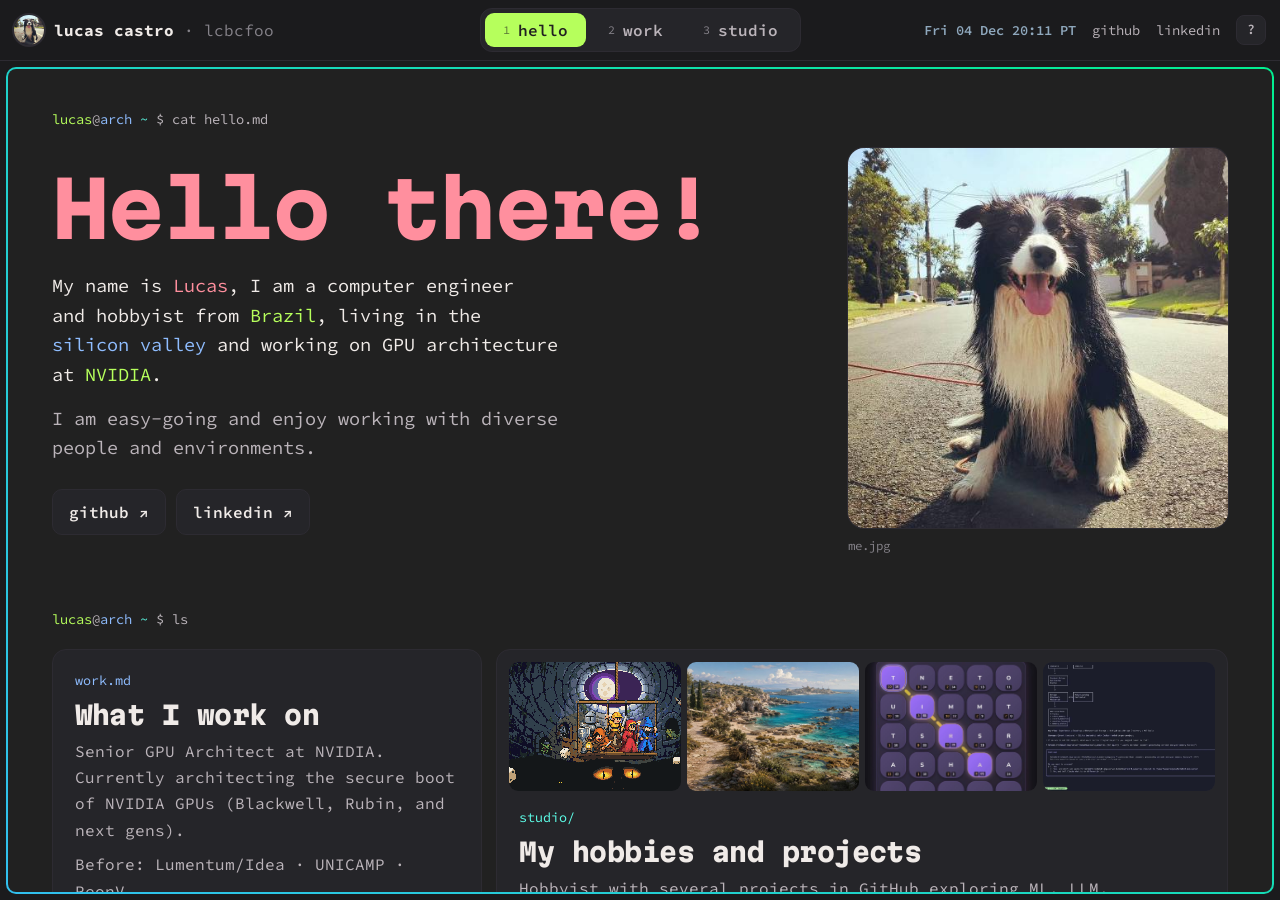
<file: mockups/b-foocolors.html>
<!doctype html>
<html lang="en">
<head>
<meta charset="utf-8">
<meta name="viewport" content="width=device-width, initial-scale=1, viewport-fit=cover">
<meta name="theme-color" content="#1b1b1d">
<title>Foocolors Desktop · lcbcfoo.dev</title>
<link rel="preconnect" href="https://fonts.googleapis.com">
<link rel="preconnect" href="https://fonts.gstatic.com" crossorigin>
<link rel="stylesheet" href="https://fonts.googleapis.com/css2?family=Source+Code+Pro:ital,wght@0,400;0,600;0,700;1,400&family=Martian+Mono:wdth,wght@75..112.5,300..800&display=swap">
<style>
/* Layout: foocolors + Hyprland identity, ordinary navigation. A bar on top with three big tabs
   (1 hello · 2 work · 3 studio); below it, one full-screen kitty window per tab. Shell prompts
   label each view. The studio is an image-first gallery that opens into one project at a time.
   Desktop: the window fills the screen and scrolls inside. Phones: the page scrolls.
   Without JS every section and project is shown stacked. */
:root {
  --desk: #1b1b1d;
  --bg: #212121;
  --surface: #252529;
  --surface-hi: #2d2b32;
  --float: #28272c;
  --fg: #f0ebe8;
  --fg-dim: #bbb4ba;
  --quiet: #858289;
  --line: #66636e;
  --system: #8fa8bd;
  --coral: #ff8f9e;
  --lime: #b6ff5c;
  --gold: #ffc95c;
  --sky: #8fbdff;
  --lilac: #ca9aff;
  --cyan: #5dffe9;
  --border-on: linear-gradient(45deg, rgb(51 204 255 / 0.93), rgb(0 255 153 / 0.93));
  --mono: "Source Code Pro", "SauceCodePro Nerd Font", "DejaVu Sans Mono", ui-monospace, monospace;
  --display: "Martian Mono", "Source Code Pro", ui-monospace, monospace;
  --gap: 6px;
  --top-h: 56px;
  color-scheme: dark;
}
* { box-sizing: border-box; }
html { -webkit-text-size-adjust: 100%; }
body {
  margin: 0;
  background: var(--desk);
  color: var(--fg);
  font: 400 1rem/1.65 var(--mono);
  padding-inline: var(--gap);
  padding-block: 0 var(--gap);
}
img { max-width: 100%; display: block; }
a { color: inherit; text-underline-offset: 3px; }
a:focus-visible, button:focus-visible { outline: 2px solid var(--cyan); outline-offset: 2px; border-radius: 6px; }
kbd { font: 600 0.74rem/1 var(--mono); color: var(--fg-dim); border: 1px solid var(--line); border-bottom-width: 2px; border-radius: 4px; padding: 2px 6px; }
.sr-only { position: absolute; width: 1px; height: 1px; overflow: hidden; clip: rect(0 0 0 0); white-space: nowrap; }
.pixel { image-rendering: pixelated; }

/* ---------- top bar ---------- */
.topbar {
  position: sticky; top: env(safe-area-inset-top, 0px); z-index: 10;
  margin-inline: calc(var(--gap) * -1);
  min-height: var(--top-h);
  padding: 8px 14px;
  background: rgb(27 27 29 / 0.97);
  border-bottom: 1px solid var(--surface-hi);
  display: grid; grid-template-columns: minmax(0, 1fr) auto minmax(0, 1fr); align-items: center; gap: 12px;
}
.brand { display: flex; align-items: center; gap: 10px; text-decoration: none; font-weight: 700; color: var(--fg); justify-self: start; }
.brand img { width: 30px; height: 30px; border-radius: 50%; object-fit: cover; box-shadow: 0 0 0 2px var(--surface-hi); }
.brand span span { color: var(--quiet); font-weight: 400; }
.tabs { display: flex; gap: 4px; padding: 4px; background: var(--surface); border: 1px solid var(--surface-hi); border-radius: 12px; }
.tabs a {
  display: flex; align-items: center; gap: 8px;
  padding: 6px 18px; border-radius: 9px;
  text-decoration: none; color: var(--fg-dim); font-weight: 600; font-size: 1rem; line-height: 1.4;
  transition: background 150ms ease, color 150ms ease;
}
.tabs a .n { font-size: 0.74rem; font-weight: 400; color: var(--quiet); }
.tabs a:hover { background: var(--surface-hi); color: var(--fg); }
.tabs a.on { background: var(--lime); color: var(--bg); }
.tabs a.on .n { color: rgb(33 33 33 / 0.6); }
.tright { display: flex; justify-content: flex-end; align-items: center; gap: 16px; font-size: 0.86rem; color: var(--fg-dim); min-width: 0; }
.clock { color: var(--system); font-weight: 600; font-variant-numeric: tabular-nums; white-space: nowrap; }
.ext { text-decoration: none; color: var(--fg-dim); }
.ext:hover { color: var(--fg); text-decoration: underline; }
.keys { font: 600 0.86rem/1 var(--mono); width: 30px; height: 30px; border-radius: 8px; border: 1px solid var(--surface-hi); background: var(--surface); color: var(--fg-dim); cursor: pointer; }
.keys:hover, .keys[aria-expanded="true"] { color: var(--fg); background: var(--surface-hi); }

/* ---------- desk + windows ---------- */
.desk { width: 100%; max-width: 1760px; margin: var(--gap) auto 0; display: grid; grid-template-columns: minmax(0, 1fr); gap: var(--gap); overflow-x: clip; }
.ws { min-width: 0; }
.js .ws:not(.on) { display: none; }
@media (prefers-reduced-motion: no-preference) {
  .js .ws.from-right { animation: from-right 220ms cubic-bezier(.2, .7, .2, 1); }
  .js .ws.from-left { animation: from-left 220ms cubic-bezier(.2, .7, .2, 1); }
  @keyframes from-right { from { transform: translateX(2%); opacity: 0.4; } }
  @keyframes from-left { from { transform: translateX(-2%); opacity: 0.4; } }
}
.win {
  min-width: 0;
  border: 2px solid transparent;
  border-radius: 10px;
  background: linear-gradient(var(--bg), var(--bg)) padding-box, var(--border-on) border-box;
  scrollbar-width: thin; scrollbar-color: var(--line) transparent;
}
.win:focus { outline: none; }
.inner { padding: clamp(18px, 3vw, 44px) clamp(16px, 3.4vw, 52px) clamp(28px, 4vw, 56px); max-width: 1360px; }
@media (min-width: 900px) and (min-height: 600px) {
  .js body { height: 100dvh; overflow: hidden; display: flex; flex-direction: column; }
  .js .desk { flex: 1; min-height: 0; }
  .js .ws.on { height: 100%; min-height: 0; }
  .js .win { height: 100%; overflow: auto; overscroll-behavior: contain; }
}

/* ---------- shared type ---------- */
.prompt { margin: 0 0 18px; font-size: 0.86rem; color: var(--fg-dim); overflow-wrap: anywhere; }
.prompt .u { color: var(--lime); }
.prompt .h { color: var(--sky); }
.prompt .cwd { color: var(--cyan); }
.h1 {
  font-family: var(--display); font-variation-settings: "wdth" 112.5; font-weight: 800;
  font-size: clamp(2.5rem, 6vw, 5.8rem); line-height: 1; letter-spacing: -0.035em;
  color: var(--coral); margin: 0 0 24px; text-wrap: balance;
}
.h2 {
  font-family: var(--display); font-variation-settings: "wdth" 112.5; font-weight: 800;
  font-size: clamp(2rem, 4.2vw, 3.6rem); line-height: 1.02; letter-spacing: -0.03em;
  margin: 0; text-wrap: balance;
}
.lede { font-size: clamp(1.05rem, 1.45vw, 1.28rem); line-height: 1.6; margin: 0 0 14px; max-width: 48ch; text-wrap: pretty; }
.dim { color: var(--fg-dim); }
.label { margin: 0 0 10px; font-size: 0.86rem; color: var(--lilac); }
.label .hash { color: var(--line); }
.st { font: 400 0.78rem/1 var(--mono); letter-spacing: 0; color: var(--fg-dim); white-space: nowrap; }
.st::before { content: "["; color: var(--line); }
.st::after { content: "]"; color: var(--line); }
.btns { display: flex; flex-wrap: wrap; gap: 10px; }
.btn {
  --c: var(--lime);
  display: inline-flex; align-items: center; gap: 10px;
  padding: 9px 16px; border-radius: 10px;
  border: 1px solid var(--surface-hi); background: var(--surface);
  color: var(--fg); text-decoration: none; font-weight: 600;
  transition: border-color 150ms ease, background 150ms ease;
}
.btn:hover { border-color: var(--c); }
.btn.primary { background: var(--c); color: var(--desk); border-color: var(--c); }
.btn.primary:hover { background: transparent; color: var(--c); }
.btn.off { border-style: dashed; color: var(--fg-dim); font-weight: 400; }

/* ---------- 1 · hello ---------- */
.hello-grid { display: grid; grid-template-columns: minmax(0, 1.4fr) minmax(220px, 380px); gap: clamp(24px, 4vw, 64px); align-items: center; }
.portrait { margin: 0; }
.portrait img { width: 100%; aspect-ratio: 1; object-fit: cover; border-radius: 16px; box-shadow: 0 0 0 1px var(--surface-hi); }
.portrait figcaption { font-size: 0.78rem; color: var(--quiet); margin-top: 8px; }
.hello-text .btns { margin-top: 26px; }
.hl-coral { color: var(--coral); }
.hl-lime { color: var(--lime); }
.hl-sky { color: var(--sky); }
.doors-wrap { margin-top: clamp(28px, 4vw, 52px); }
.doors { display: grid; grid-template-columns: minmax(0, 1fr) minmax(0, 1.7fr); gap: 14px; }
.door {
  --c: var(--sky);
  display: flex; flex-direction: column; gap: 8px;
  padding: 20px 22px; border-radius: 14px;
  background: var(--surface); border: 1px solid var(--surface-hi);
  text-decoration: none; color: var(--fg);
  transition: border-color 150ms ease, transform 150ms ease;
}
.door:hover { border-color: var(--c); transform: translateY(-2px); }
.door .path { font-size: 0.84rem; color: var(--c); }
.door h2 { font-family: var(--display); font-variation-settings: "wdth" 100; font-weight: 800; font-size: clamp(1.3rem, 2vw, 1.8rem); line-height: 1.15; letter-spacing: -0.02em; margin: 0; }
.door p { margin: 0; color: var(--fg-dim); max-width: 60ch; }
.door .go { margin-top: auto; padding-top: 6px; color: var(--c); font-weight: 600; }
.door.studio { --c: var(--cyan); padding-top: 12px; }
.strip { display: grid; grid-template-columns: repeat(4, minmax(0, 1fr)); gap: 6px; margin: 0 -10px 8px; }
.strip img { width: 100%; aspect-ratio: 4 / 3; object-fit: cover; border-radius: 9px; background: var(--surface-hi); }

/* ---------- 2 · work ---------- */
.page-head { display: grid; gap: 10px; margin-bottom: clamp(24px, 3vw, 40px); }
#work .h2 { color: var(--sky); }
.work-grid { display: grid; grid-template-columns: minmax(0, 1.25fr) minmax(0, 1fr); gap: clamp(24px, 4vw, 64px); align-items: start; }
.role { font-family: var(--display); font-variation-settings: "wdth" 100; font-weight: 800; font-size: clamp(1.4rem, 2.4vw, 2.2rem); line-height: 1.15; letter-spacing: -0.02em; color: var(--gold); margin: 0 0 4px; }
.org { margin: 0 0 18px; color: var(--lime); font-weight: 600; }
.now p.body { font-size: 1.08rem; margin: 0 0 16px; max-width: 58ch; color: var(--fg); }
.now p.body + p.body { color: var(--fg-dim); }
.tags { display: flex; flex-wrap: wrap; gap: 6px; margin-top: 6px; }
.tags span { font-size: 0.8rem; padding: 3px 11px; border-radius: 999px; border: 1px solid var(--surface-hi); color: var(--fg-dim); }
.timeline { list-style: none; margin: 0; padding: 0; display: grid; gap: 10px; }
.timeline li { padding: 16px 18px; border-radius: 12px; background: var(--surface); border: 1px solid var(--surface-hi); display: grid; gap: 4px; }
.timeline .when { font-size: 0.8rem; color: var(--gold); }
.timeline h3 { margin: 0; font-size: 1.1rem; color: var(--fg); }
.timeline p { margin: 0; color: var(--fg-dim); }
.timeline a { color: var(--lime); font-size: 0.9rem; text-decoration: none; margin-top: 4px; width: fit-content; }
.timeline a:hover { text-decoration: underline; }
.mini-pipe { display: grid; grid-template-columns: repeat(7, minmax(0, 1fr)); gap: 3px; margin-top: 8px; font-size: 0.7rem; }
.mini-pipe span { text-align: center; padding: 6px 0; border: 1px solid #4d6b3c; border-radius: 4px; color: var(--lime); background: #20291c; }

/* ---------- 3 · studio ---------- */
#studio .h2 { color: var(--cyan); }
.js .view:not(.on) { display: none; }
.group { display: flex; align-items: baseline; gap: 12px; margin: clamp(26px, 3vw, 38px) 0 12px; font-size: 0.95rem; font-weight: 600; color: var(--sky); }
.group small { color: var(--quiet); font-weight: 400; font-size: 0.84rem; }
.cards { display: grid; gap: 14px; grid-template-columns: repeat(3, minmax(0, 1fr)); }
.cards.oss { grid-template-columns: repeat(2, minmax(0, 1fr)); }
.cards.tinker { grid-template-columns: repeat(4, minmax(0, 1fr)); }
.card {
  --c: var(--fg);
  display: flex; flex-direction: column; gap: 6px;
  padding: 10px 10px 14px; border-radius: 14px;
  background: var(--surface); border: 1px solid var(--surface-hi);
  text-decoration: none; color: var(--fg);
  transition: border-color 150ms ease, transform 150ms ease;
}
.card:hover { border-color: var(--c); transform: translateY(-2px); }
.card:focus-visible { outline: none; border-color: var(--c); box-shadow: 0 0 0 2px var(--c); }
.media { position: relative; aspect-ratio: 16 / 10; border-radius: 9px; overflow: hidden; background: var(--surface-hi); }
.media > img { width: 100%; height: 100%; object-fit: cover; }
.media .mark { position: absolute; left: 14px; bottom: 12px; z-index: 1; height: auto; }
.media.shade::after { content: ""; position: absolute; inset: 0; background: linear-gradient(to top, rgb(12 12 16 / 0.72), rgb(12 12 16 / 0) 55%); }
.cards.tinker .media { aspect-ratio: 16 / 9; }
.card .row1 { display: flex; flex-wrap: wrap; align-items: baseline; gap: 2px 10px; padding: 6px 6px 0; }
.card .name { font-weight: 700; color: var(--c); font-size: 1.06rem; }
.card .tag { margin: 0; padding: 0 6px; color: var(--fg-dim); font-size: 0.92rem; line-height: 1.5; }
.card .more { margin-top: auto; padding: 6px 6px 0; font-size: 0.8rem; color: var(--quiet); }
.cards.tinker .card .tag { font-size: 0.86rem; }

.p-letrado { --c: var(--sky); }
.p-olyrion { --c: var(--gold); }
.p-deaddice { --c: var(--coral); }
.p-reonv { --c: var(--lime); }
.p-heimdall { --c: var(--cyan); }
.p-tinker { --c: var(--lilac); }

/* graphic media for projects without screenshots */
.pipe { display: grid; grid-template-columns: repeat(7, minmax(0, 1fr)); gap: 5px; align-content: center; padding: 6%; background: #20291c; }
.pipe span { padding: 14% 0; text-align: center; border-radius: 6px; border: 1px solid #4d6b3c; color: var(--lime); font-weight: 600; font-size: clamp(0.7rem, 1.1vw, 0.95rem); }
.pipe small { grid-column: 1 / -1; color: #9db08f; font-size: 0.74rem; margin-top: 8px; }
.stripes { display: grid; grid-template-columns: repeat(8, minmax(0, 1fr)); }
.stripes i { display: block; }
.glyph { display: grid; place-items: center; background: #1f1a29; }
.glyph svg { width: 46%; }
.glyph b { font: 800 clamp(1.4rem, 2.6vw, 2.4rem)/1 var(--display); color: var(--lilac); letter-spacing: -0.02em; }
.contain-dark { display: grid; place-items: center; background: #141416; }
.contain-dark > img { width: auto; height: auto; max-width: 88%; max-height: 82%; object-fit: contain; }

/* project detail */
.crumbs { display: flex; flex-wrap: wrap; align-items: center; gap: 10px 16px; margin: 0 0 20px; font-size: 0.88rem; }
.back { display: inline-flex; align-items: center; gap: 8px; text-decoration: none; color: var(--fg); padding: 6px 14px; border-radius: 9px; border: 1px solid var(--surface-hi); background: var(--surface); }
.back:hover { border-color: var(--c); }
.crumbs .path { color: var(--quiet); }
.crumbs .path b { color: var(--fg-dim); font-weight: 400; }
.detail-grid { display: grid; grid-template-columns: minmax(0, 5fr) minmax(0, 7fr); gap: clamp(20px, 3.4vw, 56px); align-items: start; }
.dtext { display: grid; gap: 14px; align-content: start; }
.dtext h2 { font-family: var(--display); font-variation-settings: "wdth" 100; font-weight: 800; font-size: clamp(1.8rem, 3.2vw, 2.8rem); line-height: 1.08; letter-spacing: -0.025em; color: var(--c); margin: 0; display: flex; flex-wrap: wrap; align-items: baseline; gap: 6px 14px; }
.dtext p { margin: 0; color: var(--fg-dim); max-width: 60ch; text-wrap: pretty; }
.dtext p.tag { color: var(--fg); font-size: 1.15rem; line-height: 1.55; }
.dtext .stack { color: var(--quiet); font-size: 0.86rem; }
.dtext .btns { margin-top: 4px; }
.dmedia { display: grid; gap: 10px; min-width: 0; }
.hero { position: relative; aspect-ratio: 16 / 10; border-radius: 12px; overflow: hidden; background: var(--surface-hi); }
.hero > img { width: 100%; height: 100%; object-fit: cover; }
.hero .mark { position: absolute; left: 20px; bottom: 18px; z-index: 1; height: auto; }
.hero.shade::after { content: ""; position: absolute; inset: 0; background: linear-gradient(to top, rgb(12 12 16 / 0.7), rgb(12 12 16 / 0) 50%); }
.hero.contain { background: #1c1530; padding: 18px; }
.hero.contain > img { object-fit: contain; }
.hero .play { position: absolute; inset: 0; display: grid; place-items: center; text-decoration: none; z-index: 1; }
.hero .play span { padding: 10px 18px; border-radius: 999px; background: rgb(16 25 27 / 0.88); border: 1px solid var(--cyan); color: var(--cyan); font-weight: 600; }
.hero .play:hover span { background: var(--cyan); color: var(--desk); }
.gallery { display: grid; grid-template-columns: repeat(4, minmax(0, 1fr)); gap: 8px; }
.gallery img { width: 100%; aspect-ratio: 864 / 1872; object-fit: cover; border-radius: 9px; background: var(--surface-hi); }
.gallery.one { grid-template-columns: minmax(0, 1fr); }
.gallery.one img { aspect-ratio: 3 / 2; }
.gallery figure { margin: 0; display: grid; gap: 6px; }
.gallery figcaption { font-size: 0.76rem; color: var(--quiet); }
.code { margin: 0; padding: 16px 18px; border-radius: 12px; background: #10191b; border: 1px solid #1f3a46; font: 400 0.92rem/1.6 var(--mono); color: var(--cyan); white-space: pre-wrap; }
.code span { color: var(--line); }
.feats { display: flex; flex-wrap: wrap; gap: 6px; }
.feats span { font-size: 0.8rem; padding: 3px 10px; border-radius: 999px; border: 1px solid var(--surface-hi); color: var(--fg-dim); }
.swatches { display: grid; grid-template-columns: repeat(4, minmax(0, 1fr)); gap: 8px; }
.swatches span { display: grid; gap: 2px; padding: 46px 10px 8px; border-radius: 9px; font-size: 0.76rem; color: var(--desk); font-weight: 600; }
.swatches span.darkchip { color: var(--fg-dim); box-shadow: inset 0 0 0 1px var(--surface-hi); }
.pager { display: flex; justify-content: space-between; gap: 12px; margin-top: 8px; padding-top: 14px; border-top: 1px solid var(--surface-hi); font-size: 0.88rem; }
.pager a { color: var(--fg-dim); text-decoration: none; }
.pager a:hover { color: var(--fg); }
.pager a span { color: var(--quiet); }

/* ---------- help popup ---------- */
.help {
  position: fixed; right: 12px; top: calc(var(--top-h) + 10px + env(safe-area-inset-top, 0px)); z-index: 20;
  width: min(340px, calc(100vw - 24px));
  padding: 14px 16px; border-radius: 12px; border: 2px solid transparent;
  background: linear-gradient(var(--float), var(--float)) padding-box, var(--border-on) border-box;
  box-shadow: 0 18px 50px rgb(0 0 0 / 0.5);
  display: grid; gap: 10px;
}
.help[hidden] { display: none; }
.help .ttl { margin: 0; color: var(--lilac); font-weight: 600; }
.help dl { display: grid; grid-template-columns: max-content minmax(0, 1fr); gap: 7px 14px; margin: 0; font-size: 0.88rem; align-items: center; }
.help dt { display: flex; gap: 4px; }
.help dd { margin: 0; color: var(--fg-dim); }
.help .foot { display: flex; justify-content: space-between; margin: 0; font-size: 0.8rem; color: var(--quiet); }
.help .foot a { color: var(--fg-dim); }

/* ---------- reflow ---------- */
@media (max-width: 1100px) {
  .tright .ext, .tright .clock { display: none; }
  .detail-grid { grid-template-columns: minmax(0, 1fr); }
  .dmedia { order: -1; }
}
@media (max-width: 899px) {
  :root { --top-h: 52px; }
  .topbar { grid-template-columns: auto minmax(0, 1fr); padding: 8px 10px; }
  .brand > span { display: none; }
  .tabs { justify-self: end; }
  .tabs a { padding: 6px 12px; font-size: 0.95rem; gap: 6px; }
  .tright { display: none; }
  .hello-grid { grid-template-columns: minmax(0, 1fr); }
  .portrait { order: -1; max-width: 280px; }
  .doors { grid-template-columns: minmax(0, 1fr); }
  .work-grid { grid-template-columns: minmax(0, 1fr); }
  .cards { grid-template-columns: repeat(2, minmax(0, 1fr)); }
  .cards.games .card:first-child { grid-column: 1 / -1; }
  .cards.tinker { grid-template-columns: repeat(2, minmax(0, 1fr)); }
}
@media (max-width: 560px) {
  .cards, .cards.oss { grid-template-columns: minmax(0, 1fr); }
  .tabs a .n { display: none; }
  .gallery { grid-template-columns: repeat(2, minmax(0, 1fr)); }
  .strip { grid-template-columns: repeat(2, minmax(0, 1fr)); }
  .swatches { grid-template-columns: repeat(2, minmax(0, 1fr)); }
  .pipe span { font-size: 0.66rem; }
}
</style>
</head>
<body>

<header class="topbar">
  <a class="brand" href="#hello"><img src="assets/avatar.jpg" alt=""><span>lucas castro <span>· lcbcfoo</span></span></a>
  <nav class="tabs" aria-label="Sections">
    <a href="#hello" data-ws="hello" class="on" aria-current="page"><span class="n">1</span>hello</a>
    <a href="#work" data-ws="work"><span class="n">2</span>work</a>
    <a href="#studio" data-ws="studio"><span class="n">3</span>studio</a>
  </nav>
  <div class="tright">
    <span class="clock" id="clock">--</span>
    <a class="ext" href="https://github.com/lcbcFoo">github</a>
    <a class="ext" href="#linkedin">linkedin</a>
    <button class="keys" id="keys-btn" type="button" aria-controls="help" aria-expanded="false" aria-label="Keyboard shortcuts">?</button>
  </div>
</header>

<main class="desk">

  <!-- ===================== 1 · hello ===================== -->
  <section class="ws on" id="hello" aria-label="hello">
    <div class="win" tabindex="-1">
      <div class="inner">
        <p class="prompt"><span class="u">lucas</span>@<span class="h">arch</span> <span class="cwd">~</span> $ cat hello.md</p>
        <div class="hello-grid">
          <div class="hello-text">
            <h1 class="h1">Hello there!</h1>
            <p class="lede">My name is <span class="hl-coral">Lucas</span>, I am a computer engineer and hobbyist from <span class="hl-lime">Brazil</span>, living in the <span class="hl-sky">silicon valley</span> and working on GPU architecture at <span class="hl-lime">NVIDIA</span>.</p>
            <p class="lede dim">I am easy-going and enjoy working with diverse people and environments.</p>
            <div class="btns">
              <a class="btn" href="https://github.com/lcbcFoo">github ↗</a>
              <a class="btn" href="#linkedin">linkedin ↗</a>
            </div>
          </div>
          <figure class="portrait">
            <img src="assets/avatar.jpg" alt="Lucas's profile picture: a black and white border collie smiling on a sunny street">
            <figcaption>me.jpg</figcaption>
          </figure>
        </div>

        <div class="doors-wrap">
          <p class="prompt"><span class="u">lucas</span>@<span class="h">arch</span> <span class="cwd">~</span> $ ls</p>
          <div class="doors">
            <a class="door work" href="#work">
              <span class="path">work.md</span>
              <h2>What I work on</h2>
              <p>Senior GPU Architect at NVIDIA. Currently architecting the secure boot of NVIDIA GPUs (Blackwell, Rubin, and next gens).</p>
              <p class="dim">Before: Lumentum/Idea · UNICAMP · ReonV</p>
              <span class="go">open →</span>
            </a>
            <a class="door studio" href="#studio">
              <div class="strip" aria-hidden="true">
                <img class="pixel" src="assets/deaddice-keyart.png" alt="" style="object-position:56% 42%">
                <img src="assets/olyrion-coast.jpg" alt="">
                <img src="assets/letrado-play.jpg" alt="" style="object-position:50% 40%">
                <img src="assets/heimdall-demo.jpg" alt="" style="object-position:0 0">
              </div>
              <span class="path">studio/</span>
              <h2>My hobbies and projects</h2>
              <p>Hobbyist with several projects in GitHub exploring ML, LLM, optimization problems, games, full stack apps.</p>
              <span class="go">open →</span>
            </a>
          </div>
        </div>
      </div>
    </div>
  </section>

  <!-- ===================== 2 · work ===================== -->
  <section class="ws" id="work" aria-label="work">
    <div class="win" tabindex="-1">
      <div class="inner">
        <p class="prompt"><span class="u">lucas</span>@<span class="h">arch</span> <span class="cwd">~</span> $ cat work.md</p>
        <header class="page-head">
          <h2 class="h2">What I work on</h2>
        </header>
        <div class="work-grid">
          <section class="now" aria-labelledby="now-h">
            <p class="label" id="now-h"><span class="hash">## </span>Now</p>
            <p class="role">Senior GPU Architect</p>
            <p class="org">NVIDIA</p>
            <p class="body">Over 7 years of experience in system architecture for ASIC, GPU, and SoC devices for both graphics and AI/ML workloads.</p>
            <p class="body">Currently architecting the secure boot of NVIDIA GPUs (Blackwell, Rubin, and next gens), coordinating across many hardware, firmware, and software teams to deliver a secure initialization of the system, from power-up to SW.</p>
            <div class="tags"><span>ASIC</span><span>GPU</span><span>SoC</span><span>graphics</span><span>AI/ML</span><span>secure boot</span></div>
          </section>
          <section aria-labelledby="before-h">
            <p class="label" id="before-h"><span class="hash">## </span>Before</p>
            <ol class="timeline">
              <li>
                <span class="when">5 years · Lumentum/Idea</span>
                <h3>Embedded solutions and hardware-software co-design</h3>
                <p>Developing embedded solutions and hardware-software co-design projects for photonic devices.</p>
              </li>
              <li>
                <span class="when">Master · UNICAMP</span>
                <h3>Master in Computer Science</h3>
                <p>With a specialization in Computer Architecture and Energy Efficiency.</p>
              </li>
              <li>
                <span class="when">2018 · ReonV</span>
                <h3>Creator of ReonV</h3>
                <p>One of the first RISC-V processors published from Brazil.</p>
                <div class="mini-pipe" aria-hidden="true"><span>FE</span><span>DE</span><span>RA</span><span>EX</span><span>ME</span><span>XC</span><span>WR</span></div>
                <a href="#studio/reonv">see it in the studio →</a>
              </li>
            </ol>
          </section>
        </div>
      </div>
    </div>
  </section>

  <!-- ===================== 3 · studio ===================== -->
  <section class="ws" id="studio" aria-label="studio">
    <div class="win" tabindex="-1">
      <div class="inner">

        <!-- overview -->
        <div class="view on" id="studio-overview">
          <p class="prompt"><span class="u">lucas</span>@<span class="h">arch</span> <span class="cwd">~/studio</span> $ ls</p>
          <header class="page-head">
            <h2 class="h2">My hobbies and projects</h2>
            <p class="lede dim">Hobbyist with several projects in GitHub exploring ML, LLM, optimization problems, games, full stack apps.</p>
          </header>

          <h3 class="group">games/ <small>3</small></h3>
          <div class="cards games">
            <a class="card p-letrado" href="#studio/letrado" data-key="letrado">
              <div class="media" style="background:#1c1530"><img src="assets/letrado-play.jpg" alt="" style="object-position:50% 44%"></div>
              <div class="row1"><span class="name">letrado.app</span><span class="st">live</span></div>
              <p class="tag">A daily word puzzle game where players find all hidden Portuguese words by dragging paths through adjacent letters.</p>
              <span class="more">react · firebase · python</span>
            </a>
            <a class="card p-olyrion" href="#studio/olyrion" data-key="olyrion">
              <div class="media shade"><img src="assets/olyrion-coast.jpg" alt=""><img class="mark" src="assets/olyrion-logo.png" alt="" style="width:52%"></div>
              <div class="row1"><span class="name">trials-of-olyrion</span><span class="st">closed beta</span></div>
              <p class="tag">Locations, crafted materials, and a sense of place sit at the heart of the experience.</p>
              <span class="more">react · pixijs · tauri · fastapi</span>
            </a>
            <a class="card p-deaddice" href="#studio/deaddice" data-key="deaddice">
              <div class="media shade" style="background:#1d2226"><img class="pixel" src="assets/deaddice-keyart.png" alt="" style="object-position:56% 42%"><img class="mark" src="assets/deaddice-logo.png" alt="" style="width:60%"></div>
              <div class="row1"><span class="name">dead-dice</span><span class="st">coming soon</span></div>
              <p class="tag">Hunting things and rolling down. A portrait pixel-art dice roguelike with extraction.</p>
              <span class="more">typescript · pixijs · capacitor</span>
            </a>
          </div>

          <h3 class="group">open-source/ <small>2</small></h3>
          <div class="cards oss">
            <a class="card p-reonv" href="#studio/reonv" data-key="reonv">
              <div class="media pipe" aria-hidden="true"><span>FE</span><span>DE</span><span>RA</span><span>EX</span><span>ME</span><span>XC</span><span>WR</span><small>Leon3's 7-stage integer pipeline, now RISC-V</small></div>
              <div class="row1"><span class="name">ReonV</span><span class="st">2018 · ★ 82</span></div>
              <p class="tag">One of the first RISC-V processors published from Brazil.</p>
              <span class="more">vhdl · risc-v rv32i · grlib</span>
            </a>
            <a class="card p-heimdall" href="#studio/heimdall" data-key="heimdall">
              <div class="media"><img src="assets/heimdall-demo.jpg" alt="" style="object-position:0 0"></div>
              <div class="row1"><span class="name">heimdall-mcp-server</span><span class="st">★ 105</span></div>
              <p class="tag">Your AI Coding Assistant's Long-Term Memory.</p>
              <span class="more">python · mcp · qdrant</span>
            </a>
          </div>

          <h3 class="group">tinkering/ <small>4</small></h3>
          <div class="cards tinker">
            <a class="card p-tinker" href="#studio/foocolors" data-key="foocolors">
              <div class="media stripes" aria-hidden="true"><i style="background:#212121"></i><i style="background:#f0ebe8"></i><i style="background:#ff8f9e"></i><i style="background:#b6ff5c"></i><i style="background:#ffc95c"></i><i style="background:#8fbdff"></i><i style="background:#ca9aff"></i><i style="background:#5dffe9"></i></div>
              <div class="row1"><span class="name">foocolors.nvim</span></div>
              <p class="tag">A dark, high-contrast pastel-neon colorscheme for Neovim.</p>
            </a>
            <a class="card p-tinker" href="#studio/gputop" data-key="gputop">
              <div class="media contain-dark"><img src="assets/gputop-popup.png" alt=""></div>
              <div class="row1"><span class="name">ironbar-gpu-top</span></div>
              <p class="tag">Compact nvtop-inspired NVIDIA monitor module for Ironbar.</p>
            </a>
            <a class="card p-tinker" href="#studio/circuitly" data-key="circuitly">
              <div class="media glyph" aria-hidden="true"><svg viewBox="0 0 120 70"><g fill="none" stroke="#ca9aff" stroke-width="4" stroke-linecap="round"><path d="M40 10h22a25 25 0 0 1 0 50H40Z"/><path d="M8 22h32M8 48h32M87 35h25"/></g><circle cx="8" cy="22" r="4" fill="#b6ff5c"/><circle cx="8" cy="48" r="4" fill="#b6ff5c"/><circle cx="112" cy="35" r="4" fill="#b6ff5c"/></svg></div>
              <div class="row1"><span class="name">circuitly</span><span class="st">★ 10</span></div>
              <p class="tag">A visual and constructive framework for teaching digital circuits.</p>
            </a>
            <a class="card p-tinker" href="#studio/menes" data-key="menes">
              <div class="media glyph" aria-hidden="true"><b>meNES</b></div>
              <div class="row1"><span class="name">meNES</span></div>
              <p class="tag">My Emulator of NES.</p>
            </a>
          </div>
        </div>

        <!-- details -->
        <article class="view detail p-letrado" id="studio/letrado" data-key="letrado">
          <nav class="crumbs"><a class="back" href="#studio">← studio</a><span class="path">~/studio/games/<b>letrado.app</b></span></nav>
          <div class="detail-grid">
            <div class="dtext">
              <h2>letrado.app <span class="st">live</span></h2>
              <p class="tag">A daily word puzzle game where players find all hidden Portuguese words by dragging paths through adjacent letters.</p>
              <p lang="pt-BR">Jogo de palavras diário em português.</p>
              <p class="stack">react · typescript · vite · firebase · python</p>
              <div class="btns"><a class="btn primary" href="https://letrado.app" target="_blank" rel="noopener">play at letrado.app ↗</a></div>
              <nav class="pager"><a href="#studio/menes"><span>←</span> meNES</a><a href="#studio/olyrion">trials-of-olyrion <span>→</span></a></nav>
            </div>
            <div class="dmedia">
              <div class="hero contain"><img src="assets/letrado-play.jpg" alt="A Letrado round: a 5×5 letter grid with the word TIRA traced through adjacent letters"><img class="mark" src="assets/letrado-logo.png" alt="" style="width:64px"></div>
            </div>
          </div>
        </article>

        <article class="view detail p-olyrion" id="studio/olyrion" data-key="olyrion">
          <nav class="crumbs"><a class="back" href="#studio">← studio</a><span class="path">~/studio/games/<b>trials-of-olyrion</b></span></nav>
          <div class="detail-grid">
            <div class="dtext">
              <h2>Trials of Olyrion <span class="st">closed beta</span></h2>
              <p class="tag">Locations, crafted materials, and a sense of place sit at the heart of the experience.</p>
              <p>Trials of Olyrion is now playable in a small, invitation-based closed beta. The hosted client is running at play.trialsofolyrion.com for invited players.</p>
              <p class="stack">react · pixijs · tauri · fastapi · postgresql · redis</p>
              <div class="btns"><a class="btn primary" href="https://trialsofolyrion.com" target="_blank" rel="noopener">trialsofolyrion.com ↗</a></div>
              <nav class="pager"><a href="#studio/letrado"><span>←</span> letrado.app</a><a href="#studio/deaddice">dead-dice <span>→</span></a></nav>
            </div>
            <div class="dmedia">
              <div class="hero shade"><img src="assets/olyrion-coast.jpg" alt="The Ionian coast of Olyrion: olive trees, a stone path and a turquoise bay"><img class="mark" src="assets/olyrion-logo.png" alt="Trials of Olyrion" style="width:min(320px, 46%)"></div>
              <div class="gallery one"><figure><img src="assets/olyrion-aegean.jpg" alt="A painted map of the Aegean islands"><figcaption>the Aegean</figcaption></figure></div>
            </div>
          </div>
        </article>

        <article class="view detail p-deaddice" id="studio/deaddice" data-key="deaddice">
          <nav class="crumbs"><a class="back" href="#studio">← studio</a><span class="path">~/studio/games/<b>dead-dice</b></span></nav>
          <div class="detail-grid">
            <div class="dtext">
              <h2>Dead Dice <span class="st">coming soon</span></h2>
              <p class="tag">Hunting things and rolling down.</p>
              <p lang="pt-BR">Caçando bicho e rolando buraco abaixo.</p>
              <p>A portrait pixel-art dice roguelike with extraction: village → expedition → extract or descend. A fixed party of five climbs dungeons of four floors, each a branching map ending in a boss checkpoint.</p>
              <p class="stack">typescript · pixijs · vite · capacitor · Foo Game Studios</p>
              <div class="btns"><span class="btn off">coming soon to Google Play</span></div>
              <nav class="pager"><a href="#studio/olyrion"><span>←</span> trials-of-olyrion</a><a href="#studio/reonv">ReonV <span>→</span></a></nav>
            </div>
            <div class="dmedia">
              <div class="hero shade" style="background:#1d2226"><img class="pixel" src="assets/deaddice-keyart.png" alt="Dead Dice key art: a party of five pixel-art heroes descending a well in a rope lift, dice tumbling around them" style="object-position:56% 40%"><img class="mark pixel" src="assets/deaddice-logo.png" alt="Dead Dice" style="width:273px; max-width:50%"></div>
              <div class="gallery">
                <img class="pixel" src="assets/dd-village.png" alt="The village of Little Grimming">
                <img class="pixel" src="assets/dd-tavern.png" alt="Hiring heroes at the tavern">
                <img class="pixel" src="assets/dd-boss.png" alt="A boss fight against the Grand Croak in the Fungus Deep">
                <img class="pixel" src="assets/dd-ways-down.png" alt="Choosing a dungeon in the Hole">
              </div>
            </div>
          </div>
        </article>

        <article class="view detail p-reonv" id="studio/reonv" data-key="reonv">
          <nav class="crumbs"><a class="back" href="#studio">← studio</a><span class="path">~/studio/open-source/<b>ReonV</b></span></nav>
          <div class="detail-grid">
            <div class="dtext">
              <h2>ReonV <span class="st">2018 · ★ 82</span></h2>
              <p class="tag">One of the first RISC-V processors published from Brazil.</p>
              <p>ReonV is a modified version of the Leon3, a synthesisable VHDL model of a 32-bit processor originally compliant with the SPARC V8 architecture, now changed to RISC-V ISA.</p>
              <p>ReonV changed the Leon3 7-stage integer pipeline from SPARC to RISC-V, maintaining all other IP cores and resources provided by GRLIB IP Library untouched.</p>
              <p class="stack">vhdl · risc-v rv32i · grlib · fpga</p>
              <div class="btns"><a class="btn primary" href="https://github.com/lcbcFoo/ReonV" target="_blank" rel="noopener">github ↗</a></div>
              <nav class="pager"><a href="#studio/deaddice"><span>←</span> dead-dice</a><a href="#studio/heimdall">heimdall-mcp-server <span>→</span></a></nav>
            </div>
            <div class="dmedia">
              <div class="hero pipe" aria-label="Leon3's 7-stage integer pipeline"><span>FE</span><span>DE</span><span>RA</span><span>EX</span><span>ME</span><span>XC</span><span>WR</span><small>7-stage integer pipeline · lib/gaisler/leon3v3/iu3.vhd</small></div>
            </div>
          </div>
        </article>

        <article class="view detail p-heimdall" id="studio/heimdall" data-key="heimdall">
          <nav class="crumbs"><a class="back" href="#studio">← studio</a><span class="path">~/studio/open-source/<b>heimdall-mcp-server</b></span></nav>
          <div class="detail-grid">
            <div class="dtext">
              <h2>Heimdall <span class="st">★ 105</span></h2>
              <p class="tag">Your AI Coding Assistant's Long-Term Memory.</p>
              <p>Heimdall gives your LLM a persistent, growing, cognitive memory of your specific codebase, lessons and memories carry over time.</p>
              <div class="feats"><span>Context-Rich Memory</span><span>Git-Aware Context</span><span>Isolated &amp; Organized</span><span>Efficient Integration</span></div>
              <pre class="code"><span>$</span> pip install heimdall-mcp
<span>$</span> heimdall project init</pre>
              <p class="stack">python · mcp · qdrant</p>
              <div class="btns"><a class="btn primary" href="https://github.com/lcbcFoo/heimdall-mcp-server" target="_blank" rel="noopener">github ↗</a></div>
              <nav class="pager"><a href="#studio/reonv"><span>←</span> ReonV</a><a href="#studio/foocolors">foocolors.nvim <span>→</span></a></nav>
            </div>
            <div class="dmedia">
              <div class="hero"><img src="assets/heimdall-demo.jpg" alt="Heimdall's demo video: a terminal session"><a class="play" href="https://youtu.be/7X1gntAXsao" target="_blank" rel="noopener"><span>▶ watch the demo</span></a></div>
            </div>
          </div>
        </article>

        <article class="view detail p-tinker" id="studio/foocolors" data-key="foocolors">
          <nav class="crumbs"><a class="back" href="#studio">← studio</a><span class="path">~/studio/tinkering/<b>foocolors.nvim</b></span></nav>
          <div class="detail-grid">
            <div class="dtext">
              <h2>foocolors.nvim</h2>
              <p class="tag">A dark, high-contrast pastel-neon colorscheme for Neovim.</p>
              <p>This page wears it.</p>
              <p class="stack">lua · neovim</p>
              <div class="btns"><a class="btn primary" href="https://github.com/lcbcFoo/foocolors.nvim" target="_blank" rel="noopener">github ↗</a></div>
              <nav class="pager"><a href="#studio/heimdall"><span>←</span> heimdall-mcp-server</a><a href="#studio/gputop">ironbar-gpu-top <span>→</span></a></nav>
            </div>
            <div class="dmedia">
              <div class="swatches" aria-hidden="true">
                <span class="darkchip" style="background:#212121">bg<br>#212121</span>
                <span style="background:#f0ebe8">fg<br>#f0ebe8</span>
                <span style="background:#ff8f9e">coral<br>#ff8f9e</span>
                <span style="background:#b6ff5c">lime<br>#b6ff5c</span>
                <span style="background:#ffc95c">gold<br>#ffc95c</span>
                <span style="background:#8fbdff">sky<br>#8fbdff</span>
                <span style="background:#ca9aff">lilac<br>#ca9aff</span>
                <span style="background:#5dffe9">cyan<br>#5dffe9</span>
              </div>
            </div>
          </div>
        </article>

        <article class="view detail p-tinker" id="studio/gputop" data-key="gputop">
          <nav class="crumbs"><a class="back" href="#studio">← studio</a><span class="path">~/studio/tinkering/<b>ironbar-gpu-top</b></span></nav>
          <div class="detail-grid">
            <div class="dtext">
              <h2>ironbar-gpu-top</h2>
              <p class="tag">Compact nvtop-inspired NVIDIA monitor module for Ironbar.</p>
              <p class="stack">shell · ironbar</p>
              <div class="btns"><a class="btn primary" href="https://github.com/lcbcFoo/ironbar-gpu-top" target="_blank" rel="noopener">github ↗</a></div>
              <nav class="pager"><a href="#studio/foocolors"><span>←</span> foocolors.nvim</a><a href="#studio/circuitly">circuitly <span>→</span></a></nav>
            </div>
            <div class="dmedia">
              <div class="hero contain-dark"><img src="assets/gputop-popup.png" alt="ironbar-gpu-top popup showing two GPUs and system RAM with 60 seconds of history"></div>
              <div class="hero contain-dark" style="aspect-ratio: 16 / 3"><img src="assets/gputop-bar.png" alt="ironbar-gpu-top compact bar module"></div>
            </div>
          </div>
        </article>

        <article class="view detail p-tinker" id="studio/circuitly" data-key="circuitly">
          <nav class="crumbs"><a class="back" href="#studio">← studio</a><span class="path">~/studio/tinkering/<b>circuitly</b></span></nav>
          <div class="detail-grid">
            <div class="dtext">
              <h2>circuitly <span class="st">★ 10</span></h2>
              <p class="tag">A visual and constructive framework for teaching digital circuits.</p>
              <p class="stack">javascript · circuitly.app</p>
              <div class="btns"><a class="btn primary" href="https://github.com/lcbcFoo/circuitly" target="_blank" rel="noopener">github ↗</a></div>
              <nav class="pager"><a href="#studio/gputop"><span>←</span> ironbar-gpu-top</a><a href="#studio/menes">meNES <span>→</span></a></nav>
            </div>
            <div class="dmedia">
              <div class="hero glyph" aria-hidden="true"><svg viewBox="0 0 120 70"><g fill="none" stroke="#ca9aff" stroke-width="4" stroke-linecap="round"><path d="M40 10h22a25 25 0 0 1 0 50H40Z"/><path d="M8 22h32M8 48h32M87 35h25"/></g><circle cx="8" cy="22" r="4" fill="#b6ff5c"/><circle cx="8" cy="48" r="4" fill="#b6ff5c"/><circle cx="112" cy="35" r="4" fill="#b6ff5c"/></svg></div>
            </div>
          </div>
        </article>

        <article class="view detail p-tinker" id="studio/menes" data-key="menes">
          <nav class="crumbs"><a class="back" href="#studio">← studio</a><span class="path">~/studio/tinkering/<b>meNES</b></span></nav>
          <div class="detail-grid">
            <div class="dtext">
              <h2>meNES</h2>
              <p class="tag">My Emulator of NES.</p>
              <p class="stack">assembly</p>
              <div class="btns"><a class="btn primary" href="https://github.com/lcbcFoo/meNES" target="_blank" rel="noopener">github ↗</a></div>
              <nav class="pager"><a href="#studio/circuitly"><span>←</span> circuitly</a><a href="#studio/letrado">letrado.app <span>→</span></a></nav>
            </div>
            <div class="dmedia">
              <div class="hero glyph" aria-hidden="true"><b>meNES</b></div>
            </div>
          </div>
        </article>

      </div>
    </div>
  </section>
</main>

<div class="help" id="help" role="dialog" aria-label="Keyboard shortcuts" hidden>
  <p class="ttl">keys</p>
  <dl>
    <dt><kbd>1</kbd><kbd>2</kbd><kbd>3</kbd></dt><dd>hello · work · studio</dd>
    <dt><kbd>←</kbd><kbd>→</kbd><kbd>↑</kbd><kbd>↓</kbd></dt><dd>browse projects</dd>
    <dt><kbd>↵</kbd></dt><dd>open</dd>
    <dt><kbd>esc</kbd></dt><dd>back</dd>
    <dt><kbd>?</kbd></dt><dd>show / hide this</dd>
  </dl>
  <p class="foot"><span>the mouse works too</span><a href="index.html">all mockups</a></p>
</div>

<script>
(() => {
  document.documentElement.classList.add('js');
  const $ = (s, r = document) => r.querySelector(s);
  const $$ = (s, r = document) => [...r.querySelectorAll(s)];
  const reduceMotion = matchMedia('(prefers-reduced-motion: reduce)').matches;
  const fixedMode = () => matchMedia('(min-width: 900px) and (min-height: 600px)').matches;

  // Clock, Pacific time, in ironbar's "%a %d %b  %H:%M".
  const fmt = new Intl.DateTimeFormat('en-US', { weekday: 'short', day: '2-digit', month: 'short', hour: '2-digit', minute: '2-digit', hour12: false, timeZone: 'America/Los_Angeles' });
  const tick = () => {
    const p = Object.fromEntries(fmt.formatToParts(new Date()).map(x => [x.type, x.value]));
    $('#clock').textContent = `${p.weekday} ${p.day} ${p.month}  ${p.hour}:${p.minute} PT`;
  };
  tick(); setInterval(tick, 20000);

  const ORDER = ['hello', 'work', 'studio'];
  const tabs = $$('.tabs a');
  const winOf = name => $(`#${name} .win`);
  const getY = name => fixedMode() ? winOf(name).scrollTop : window.scrollY;
  const setY = (name, y) => { if (fixedMode()) winOf(name).scrollTop = y; else window.scrollTo(0, y); };
  let current = null;
  let detail = null;
  let overviewY = 0;

  const show = (name, animate) => {
    if (current === name) return false;
    const dir = current ? Math.sign(ORDER.indexOf(name) - ORDER.indexOf(current)) : 0;
    ORDER.forEach(n => {
      const el = document.getElementById(n);
      el.classList.toggle('on', n === name);
      el.classList.remove('from-left', 'from-right');
    });
    const el = document.getElementById(name);
    if (animate && dir) { void el.offsetWidth; el.classList.add(dir > 0 ? 'from-right' : 'from-left'); }
    tabs.forEach(t => {
      const on = t.dataset.ws === name;
      t.classList.toggle('on', on);
      if (on) t.setAttribute('aria-current', 'page'); else t.removeAttribute('aria-current');
    });
    current = name;
    setY(name, 0);
    if (fixedMode()) winOf(name).focus({ preventScroll: true });
    return true;
  };

  const overview = $('#studio-overview');
  const details = $$('.detail');
  const showStudio = (key, switched) => {
    const d = details.find(x => x.dataset.key === key) || null;
    const from = detail;
    if (d && !from && !switched) overviewY = getY('studio');
    overview.classList.toggle('on', !d);
    details.forEach(x => x.classList.toggle('on', x === d));
    detail = d ? key : null;
    if (d) {
      setY('studio', 0);
      if (fixedMode()) winOf('studio').focus({ preventScroll: true });
    } else if (from && !switched) {
      // Back from a project: return to where the visitor was, on the card they opened.
      setY('studio', overviewY);
      const card = $(`.card[data-key="${from}"]`, overview);
      if (card) card.focus({ preventScroll: true });
    }
  };

  const route = e => {
    const [name, key] = location.hash.slice(1).split('/');
    if (!ORDER.includes(name)) { if (!e) show('hello', false); return; }
    const switched = show(name, !!e);
    if (name === 'studio') showStudio(key, switched);
  };
  addEventListener('hashchange', route);
  route();
  // The browser jumps to the #id on load; the workspace already shows it.
  if (location.hash) requestAnimationFrame(() => window.scrollTo(0, 0));

  // Help popup.
  const help = $('#help');
  const keysBtn = $('#keys-btn');
  const toggleHelp = force => {
    const open = force === undefined ? help.hidden : force;
    help.hidden = !open;
    keysBtn.setAttribute('aria-expanded', String(open));
  };
  keysBtn.addEventListener('click', () => toggleHelp());

  // Arrow keys move between project cards: left/right in reading order, up/down by position.
  const cards = $$('.card', overview);
  const nearest = (from, down) => {
    const r = from.getBoundingClientRect();
    const cx = r.left + r.width / 2, cy = r.top + r.height / 2;
    let best = null, bestD = Infinity;
    for (const c of cards) {
      const q = c.getBoundingClientRect();
      const dy = q.top + q.height / 2 - cy, dx = q.left + q.width / 2 - cx;
      if (down ? dy <= 10 : dy >= -10) continue;
      const d = Math.abs(dy) + Math.abs(dx) * 2;
      if (d < bestD) { bestD = d; best = c; }
    }
    return best;
  };
  const focusCard = c => { if (!c) return; c.focus({ preventScroll: true }); c.scrollIntoView({ block: 'nearest', behavior: reduceMotion ? 'auto' : 'smooth' }); };

  document.addEventListener('keydown', e => {
    if (e.ctrlKey || e.metaKey || e.altKey) return;
    const k = e.key;
    if (k === '?') { e.preventDefault(); toggleHelp(); return; }
    if (k === 'Escape') {
      if (!help.hidden) toggleHelp(false);
      else if (current === 'studio' && detail) location.hash = '#studio';
      return;
    }
    if (k === '1' || k === '2' || k === '3') { e.preventDefault(); location.hash = '#' + ORDER[+k - 1]; return; }
    if (current !== 'studio') return;
    if (detail) {
      const pager = $$('.detail.on .pager a');
      if (k === 'ArrowLeft') { e.preventDefault(); pager[0].click(); }
      else if (k === 'ArrowRight') { e.preventDefault(); pager[1].click(); }
      return;
    }
    const i = cards.indexOf(document.activeElement);
    if (!['ArrowLeft', 'ArrowRight', 'ArrowUp', 'ArrowDown'].includes(k)) return;
    e.preventDefault();
    if (i < 0) { focusCard(cards[0]); return; }
    if (k === 'ArrowRight') focusCard(cards[Math.min(cards.length - 1, i + 1)]);
    else if (k === 'ArrowLeft') focusCard(cards[Math.max(0, i - 1)]);
    else focusCard(nearest(cards[i], k === 'ArrowDown'));
  });
})();
</script>
</body>
</html>
</file>
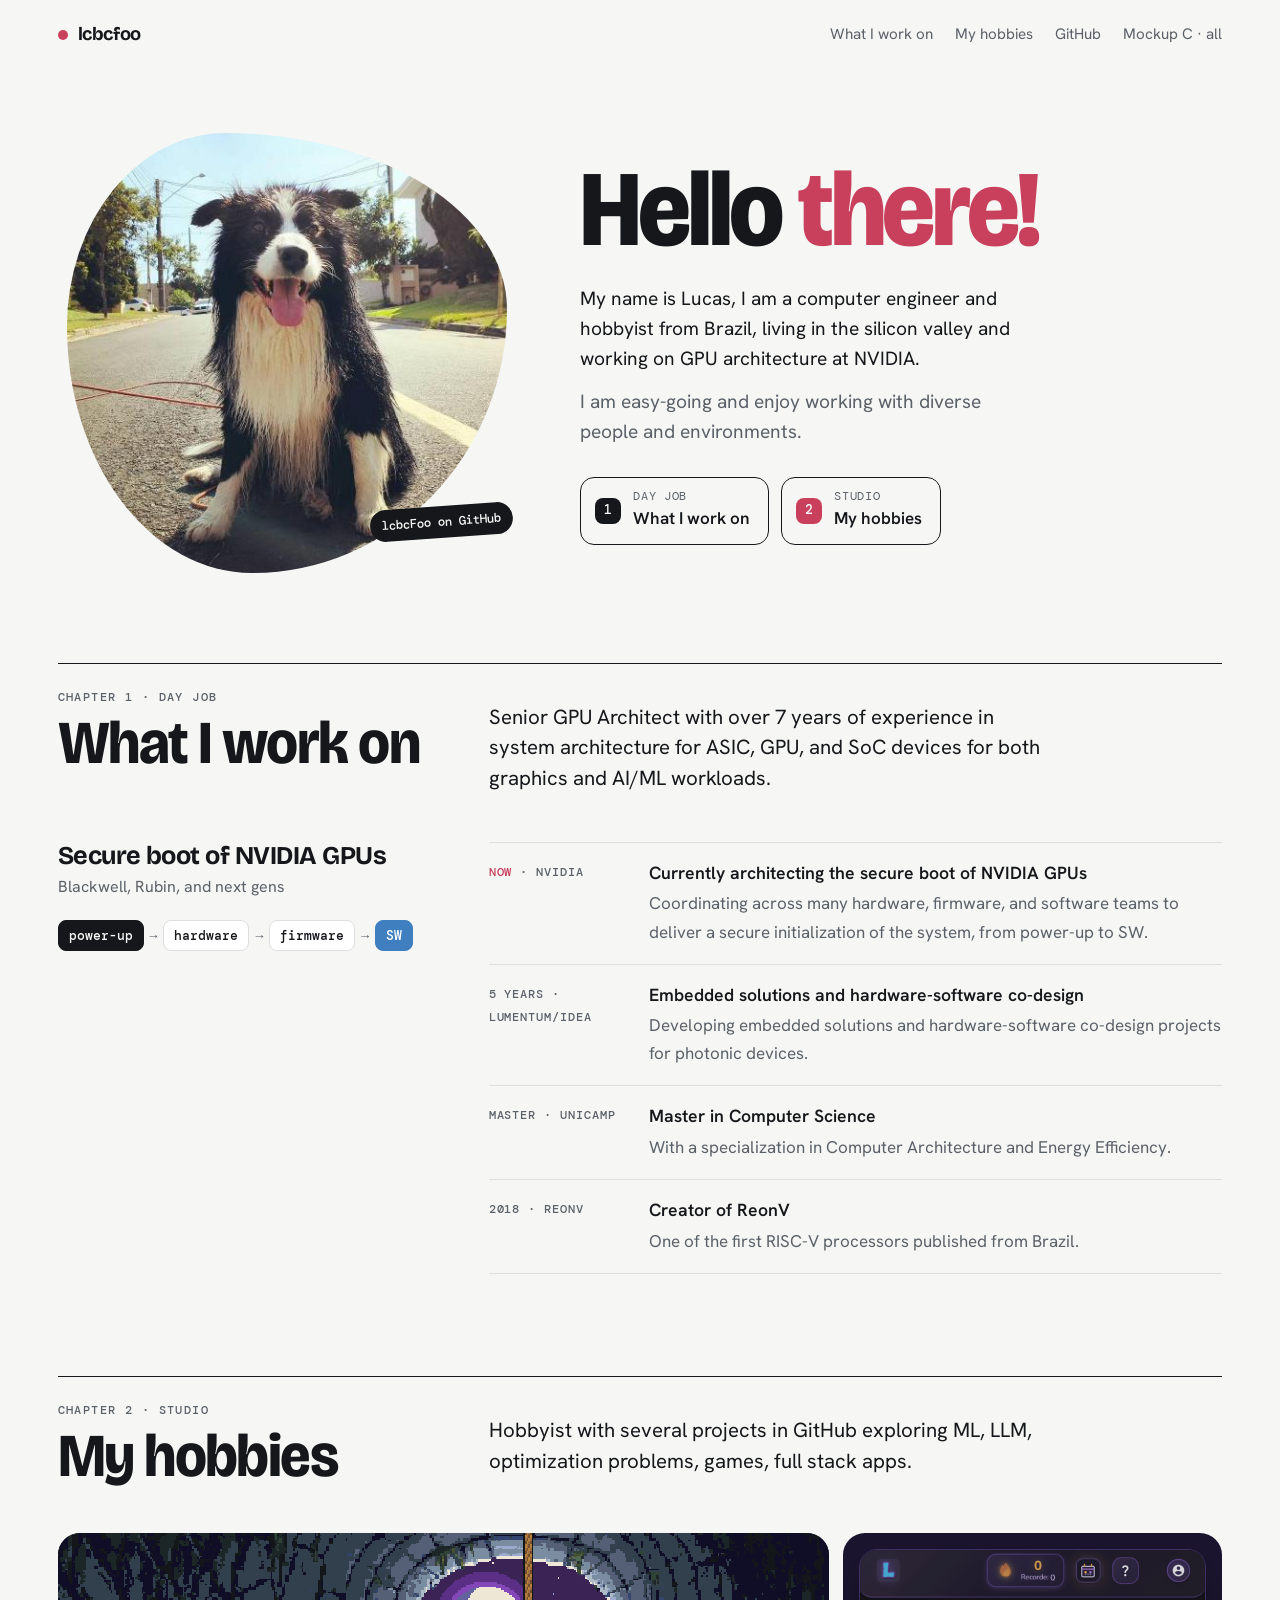
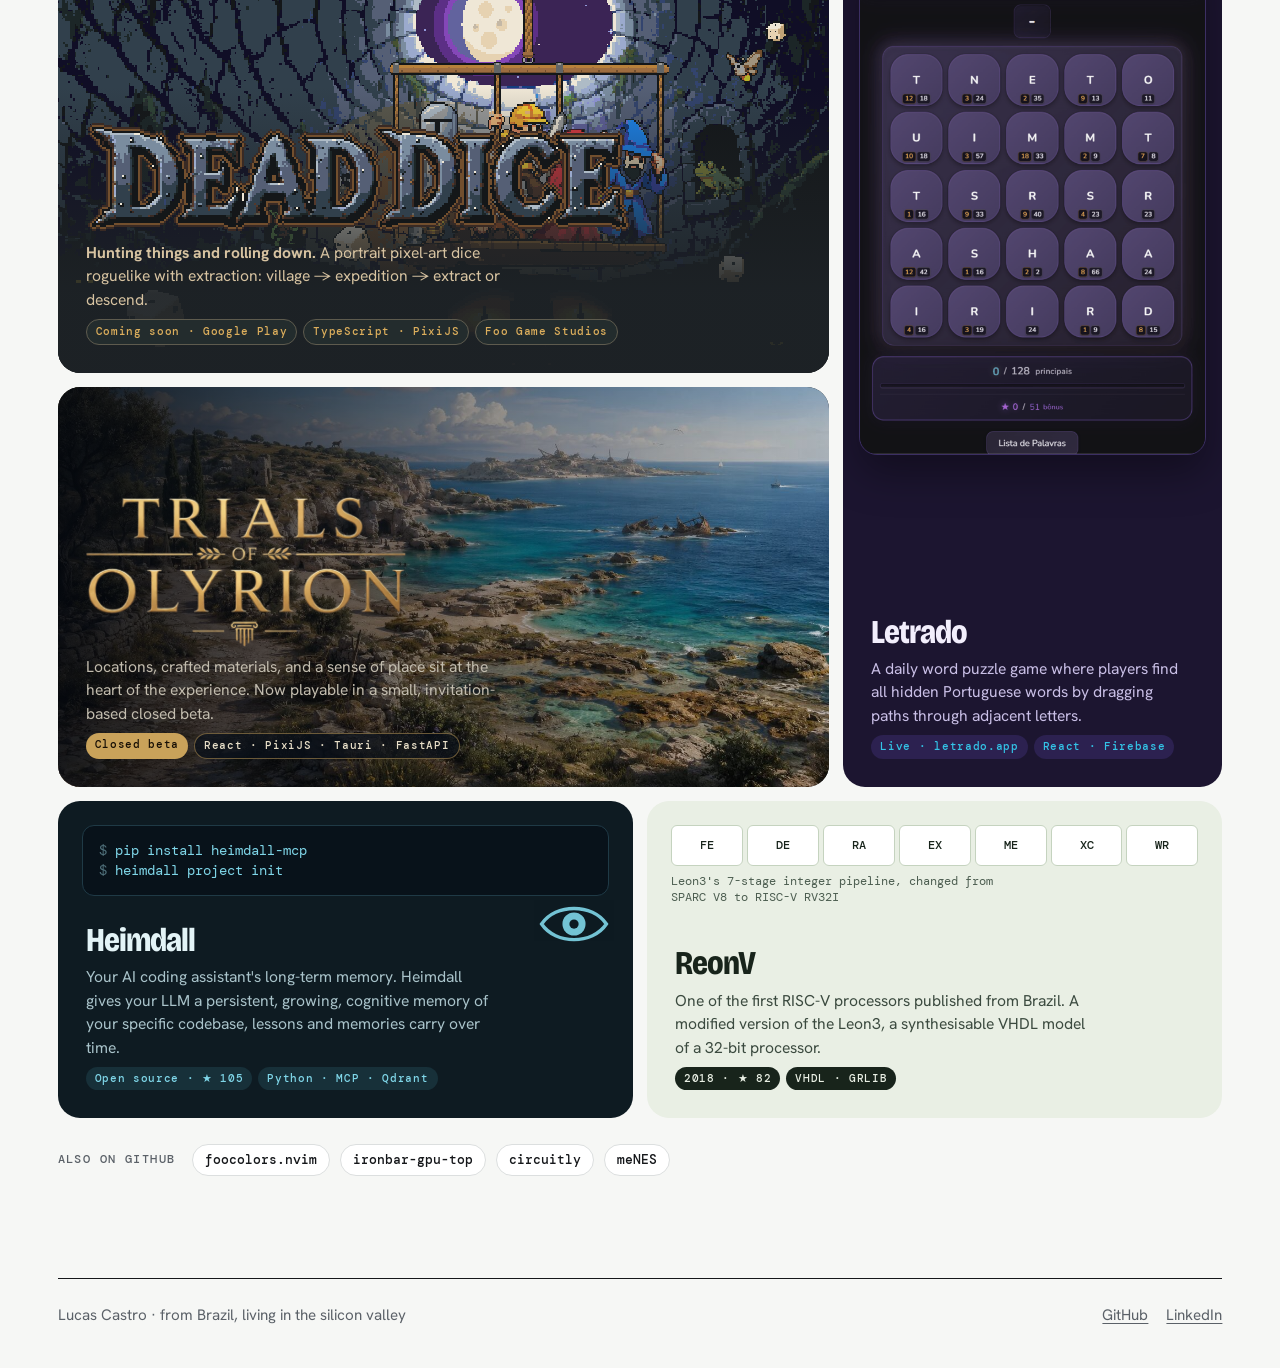
<file: mockups/c-collie.html>
<!doctype html>
<html lang="en">
<head>
<meta charset="utf-8">
<meta name="viewport" content="width=device-width, initial-scale=1, viewport-fit=cover">
<title>Collie Studio · lcbcfoo.dev</title>
<link rel="preconnect" href="https://fonts.googleapis.com">
<link rel="preconnect" href="https://fonts.gstatic.com" crossorigin>
<link rel="stylesheet" href="https://fonts.googleapis.com/css2?family=Bricolage+Grotesque:opsz,wdth,wght@12..96,75..100,300..800&family=Hanken+Grotesk:ital,wght@0,400;0,500;0,600;1,400&family=DM+Mono:wght@400;500&display=swap">
<style>
/* Layout: a big photo-led hello, then two clearly separated chapters. "What I work on" is calm and
   text-led; "My hobbies" is a studio shelf where every project tile keeps its own game's colors.
   Site chrome takes its palette from the avatar: collie black and white, tongue pink, sky blue. */
:root {
  --paper: #f6f7f5;
  --card: #ffffff;
  --ink: #15171a;
  --muted: #5b6168;
  --line: #dcdfdf;
  --tongue: #c9405d;
  --sky: #3f7fc0;
  --display: "Bricolage Grotesque", "Avenir Next", "Segoe UI", sans-serif;
  --body: "Hanken Grotesk", "Helvetica Neue", Arial, sans-serif;
  --mono: "DM Mono", ui-monospace, Menlo, monospace;
  --gutter: clamp(16px, 4.5vw, 64px);
  --max: 1180px;
}
@media (prefers-color-scheme: dark) {
  :root:not([data-theme="light"]) {
    --paper: #111315; --card: #191c1f; --ink: #f1f1ee; --muted: #9ba2a9; --line: #2a2e33;
    --tongue: #ff7d95; --sky: #82b6ea; color-scheme: dark;
  }
}
:root[data-theme="dark"] {
  --paper: #111315; --card: #191c1f; --ink: #f1f1ee; --muted: #9ba2a9; --line: #2a2e33;
  --tongue: #ff7d95; --sky: #82b6ea; color-scheme: dark;
}
* { box-sizing: border-box; }
html { -webkit-text-size-adjust: 100%; }
body {
  margin: 0;
  background: var(--paper);
  color: var(--ink);
  font: 400 1.0625rem/1.65 var(--body);
  padding-inline: var(--gutter);
}
img { max-width: 100%; display: block; }
a { color: inherit; text-underline-offset: 3px; text-decoration-thickness: 1px; }
a:focus-visible { outline: 2px solid var(--tongue); outline-offset: 3px; border-radius: 3px; }
.wrap { max-width: var(--max); margin-inline: auto; }
.label { font: 500 0.74rem/1 var(--mono); letter-spacing: 0.12em; text-transform: uppercase; color: var(--muted); margin: 0; }

/* Header */
.top { display: flex; align-items: center; justify-content: space-between; gap: 16px; padding-block: 22px; flex-wrap: wrap; }
.wordmark { font: 700 1.15rem/1 var(--display); font-variation-settings: "opsz" 24; letter-spacing: -0.02em; text-decoration: none; display: flex; align-items: center; gap: 10px; }
.wordmark i { width: 10px; height: 10px; border-radius: 50%; background: var(--tongue); display: inline-block; }
.top nav { display: flex; gap: 22px; font-size: 0.95rem; flex-wrap: wrap; }
.top nav a { text-decoration: none; color: var(--muted); }
.top nav a:hover { color: var(--ink); }

/* Hero */
.hero { display: grid; grid-template-columns: minmax(0, 5fr) minmax(0, 7fr); gap: clamp(28px, 5vw, 72px); align-items: center; padding-block: clamp(24px, 5vw, 64px) clamp(48px, 7vw, 96px); }
.photo { position: relative; max-width: 440px; width: 100%; justify-self: center; }
.photo img { width: 100%; aspect-ratio: 1; object-fit: cover; border-radius: 36% 64% 58% 42% / 44% 40% 60% 56%; }
.photo .sticker {
  position: absolute; right: -6px; bottom: 8%;
  background: var(--ink); color: var(--paper);
  font: 500 0.78rem/1.3 var(--mono);
  padding: 8px 12px; border-radius: 999px; transform: rotate(-4deg);
}
h1 {
  font-family: var(--display);
  font-variation-settings: "opsz" 96, "wdth" 92;
  font-weight: 800;
  font-size: clamp(3.4rem, 8.4vw, 7.2rem);
  line-height: 0.92;
  letter-spacing: -0.03em;
  margin: 0 0 24px;
  text-wrap: balance;
}
h1 span { color: var(--tongue); }
.intro { display: grid; gap: 14px; max-width: 46ch; }
.intro p { margin: 0; font-size: clamp(1.08rem, 1.5vw, 1.28rem); line-height: 1.55; text-wrap: pretty; }
.intro p + p { color: var(--muted); }
.doors { display: flex; flex-wrap: wrap; gap: 12px; margin-top: 30px; }
.door { display: inline-flex; align-items: center; gap: 12px; padding: 12px 18px 12px 14px; border-radius: 14px; border: 1.5px solid var(--ink); text-decoration: none; font-weight: 600; }
.door small { display: block; font: 400 0.72rem/1.2 var(--mono); color: var(--muted); letter-spacing: 0.06em; text-transform: uppercase; }
.door .n { font: 500 0.8rem/1 var(--mono); width: 26px; height: 26px; display: grid; place-items: center; border-radius: 8px; background: var(--ink); color: var(--paper); }
.door.alt .n { background: var(--tongue); color: var(--card); }
.door:hover { background: var(--card); }

/* Chapters */
.chapter { border-top: 1.5px solid var(--ink); padding-block: 28px clamp(56px, 8vw, 104px); }
.chapter-head { display: grid; grid-template-columns: minmax(0, 4fr) minmax(0, 8fr); gap: 16px clamp(24px, 5vw, 72px); align-items: start; margin-bottom: clamp(28px, 4vw, 48px); }
h2 { font-family: var(--display); font-variation-settings: "opsz" 72, "wdth" 92; font-weight: 750; font-size: clamp(2.2rem, 5vw, 3.8rem); line-height: 0.95; letter-spacing: -0.025em; margin: 10px 0 0; text-wrap: balance; }
.chapter-head .lead { margin: 10px 0 0; font-size: clamp(1.1rem, 1.6vw, 1.35rem); line-height: 1.5; max-width: 52ch; text-wrap: pretty; }

/* Work */
.work-grid { display: grid; grid-template-columns: minmax(0, 4fr) minmax(0, 8fr); gap: 16px clamp(24px, 5vw, 72px); }
.role { font-family: var(--display); font-variation-settings: "opsz" 36; font-weight: 700; font-size: 1.6rem; line-height: 1.1; letter-spacing: -0.02em; margin: 0; }
.role small { display: block; font: 400 1rem/1.4 var(--body); color: var(--muted); letter-spacing: 0; margin-top: 6px; }
.boot { margin-top: 22px; display: grid; gap: 6px; }
.boot ol { list-style: none; margin: 0; padding: 0; display: flex; flex-wrap: wrap; align-items: center; gap: 6px; font: 500 0.82rem/1 var(--mono); }
.boot li { padding: 8px 10px; border-radius: 8px; background: var(--card); border: 1px solid var(--line); }
.boot li.arrow { padding: 0; border: none; background: none; color: var(--muted); }
.boot li:first-child { background: var(--ink); color: var(--paper); border-color: var(--ink); }
.boot li:last-child { background: var(--sky); color: var(--card); border-color: var(--sky); }
.timeline { list-style: none; margin: 0; padding: 0; display: grid; }
.timeline li { display: grid; grid-template-columns: 9rem minmax(0, 1fr); gap: 16px; padding-block: 18px; border-top: 1px solid var(--line); }
.timeline li:last-child { border-bottom: 1px solid var(--line); }
.timeline .when { font: 500 0.76rem/1.9 var(--mono); letter-spacing: 0.08em; text-transform: uppercase; color: var(--muted); }
.timeline .when b { color: var(--tongue); font-weight: 500; }
.timeline h3 { margin: 0; font-size: 1.1rem; font-weight: 600; line-height: 1.4; }
.timeline p { margin: 4px 0 0; color: var(--muted); }

/* Studio shelf */
.shelf { display: grid; grid-template-columns: repeat(6, minmax(0, 1fr)); gap: 14px; }
.tile { position: relative; border-radius: 22px; overflow: hidden; min-width: 0; display: flex; flex-direction: column; isolation: isolate; text-decoration: none; }
.tile:focus-visible { outline: 3px solid var(--tongue); outline-offset: 3px; }
.tile .art { position: absolute; inset: 0; z-index: -1; }
.tile .art img { width: 100%; height: 100%; object-fit: cover; }
.tile .copy { margin-top: auto; padding: clamp(18px, 2.4vw, 28px); display: grid; gap: 8px; }
.tile h3 { margin: 0; font-family: var(--display); font-variation-settings: "opsz" 48, "wdth" 85; font-weight: 750; font-size: clamp(1.6rem, 2.6vw, 2.2rem); line-height: 1; letter-spacing: -0.03em; }
.tile p { margin: 0; max-width: 46ch; font-size: 0.98rem; line-height: 1.5; }
.meta { display: flex; flex-wrap: wrap; gap: 6px; }
.pill { font: 500 0.7rem/1 var(--mono); letter-spacing: 0.06em; padding: 6px 9px; border-radius: 999px; white-space: nowrap; }

/* Tile identities: each project keeps its own colors in both themes. */
.t-deaddice { grid-column: span 4; min-height: 440px; background: #1d2226; color: #f0d8bb; }
.t-deaddice .art img { image-rendering: pixelated; object-position: 50% 40%; }
.t-deaddice .art::after { content: ""; position: absolute; inset: 0; background: linear-gradient(180deg, rgb(29 34 38 / 0) 35%, rgb(29 34 38 / 0.94) 82%); }
.t-deaddice .logo { width: 546px; max-width: 80%; image-rendering: pixelated; }
.t-deaddice .pill { background: #232c2d; color: #dcae5c; border: 1px solid #5e5b4e; }
.t-deaddice p { color: #d7c3a1; }

.t-letrado { grid-column: span 2; grid-row: span 2; background: #1c1530; color: #f2eefc; }
.t-letrado .shot { margin: 16px 16px 0; border-radius: 18px; overflow: hidden; border: 1px solid #3c2f63; box-shadow: 0 18px 40px rgb(0 0 0 / 0.35); }
.t-letrado .shot img { width: 100%; height: auto; }
.t-letrado .pill { background: #2c2150; color: #33c3e6; }
.t-letrado p { color: #c9bfe6; }

.t-olyrion { grid-column: span 4; min-height: 400px; background: #070d15; color: #e8dfc8; }
.t-olyrion .art::after { content: ""; position: absolute; inset: 0; background: linear-gradient(90deg, rgb(4 8 14 / 0.9) 0%, rgb(4 8 14 / 0.4) 58%, rgb(4 8 14 / 0.1)); }
.t-olyrion .logo { width: min(320px, 72%); }
.t-olyrion .pill { background: #c9a25a; color: #170f05; }
.t-olyrion .pill.ghost { background: rgb(10 17 25 / 0.76); color: #e8dfc8; border: 1px solid rgb(201 162 90 / 0.5); }
.t-olyrion p { color: #c2bcae; }

.t-heimdall { grid-column: span 3; min-height: 300px; background: #0e1b22; color: #e3f4f7; }
.t-heimdall .code { margin: 24px 24px 0; padding: 14px 16px; border-radius: 12px; background: #08121a; border: 1px solid #1f3a46; font: 400 0.86rem/1.5 var(--mono); color: #7fd6e8; overflow-x: auto; white-space: nowrap; }
.t-heimdall .code span { color: #4f6f7a; }
.t-heimdall .pill { background: #173039; color: #7fd6e8; }
.t-heimdall p { color: #a9c3ca; }
.t-heimdall .eye { position: absolute; right: 22px; top: 86px; width: 74px; opacity: 0.9; }

.t-reonv { grid-column: span 3; min-height: 300px; background: #e9efe4; color: #18241b; }
.t-reonv .pipe { margin: 24px 24px 0; display: grid; grid-template-columns: repeat(7, minmax(0, 1fr)); gap: 4px; font: 500 0.72rem/1 var(--mono); }
.t-reonv .pipe span { padding: 14px 0; text-align: center; border-radius: 6px; background: #ffffff; border: 1px solid #c5d3bf; }
.t-reonv .pipe span.isa { background: #2d6a4f; color: #e9efe4; border-color: #2d6a4f; }
.t-reonv .pipe-cap { margin: 8px 24px 0; font: 400 0.72rem/1.4 var(--mono); color: #4c5d50; }
.t-reonv .pill { background: #18241b; color: #e9efe4; }
.t-reonv p { color: #3b4a3f; }

.also { margin-top: 26px; display: flex; flex-wrap: wrap; gap: 8px 10px; align-items: center; }
.also .label { margin-right: 6px; }
.also a { font: 500 0.82rem/1 var(--mono); padding: 8px 12px; border-radius: 999px; border: 1px solid var(--line); text-decoration: none; background: var(--card); }
.also a:hover { border-color: var(--ink); }

footer { border-top: 1.5px solid var(--ink); padding-block: 24px 40px; display: flex; flex-wrap: wrap; justify-content: space-between; gap: 12px 24px; color: var(--muted); font-size: 0.95rem; }
footer nav { display: flex; gap: 18px; }

@media (max-width: 900px) {
  .hero, .chapter-head, .work-grid { grid-template-columns: 1fr; }
  .photo { max-width: 300px; justify-self: start; }
  .shelf { grid-template-columns: 1fr 1fr; }
  .t-deaddice, .t-olyrion { grid-column: span 2; }
  .t-letrado { grid-column: span 2; grid-row: auto; }
  .t-letrado .shot img { aspect-ratio: 16 / 10; object-fit: cover; object-position: 50% 14%; }
  .t-heimdall, .t-reonv { grid-column: span 2; }
}
@media (max-width: 520px) {
  .shelf { grid-template-columns: 1fr; }
  .t-deaddice, .t-olyrion, .t-letrado, .t-heimdall, .t-reonv { grid-column: auto; }
  .t-deaddice { min-height: 380px; }
  .timeline li { grid-template-columns: 1fr; gap: 4px; }
  .t-reonv .pipe { font-size: 0.6rem; }
  .t-heimdall .eye { display: none; }
}
@media (prefers-reduced-motion: no-preference) {
  .tile { transition: transform 220ms cubic-bezier(.2,.7,.2,1); }
  .tile:hover { transform: translateY(-4px); }
  .photo img { transition: border-radius 600ms ease; }
  .photo:hover img { border-radius: 50%; }
}
</style>
</head>
<body>
<div class="wrap">

  <header class="top">
    <a class="wordmark" href="#top"><i aria-hidden="true"></i>lcbcfoo</a>
    <nav aria-label="Site">
      <a href="#work">What I work on</a>
      <a href="#hobbies">My hobbies</a>
      <a href="https://github.com/lcbcFoo">GitHub</a>
      <a href="index.html">Mockup C · all</a>
    </nav>
  </header>

  <section class="hero" id="top">
    <figure class="photo" style="margin:0">
      <img src="assets/avatar.jpg" alt="Lucas's profile picture: a black and white border collie smiling on a sunny street">
      <figcaption class="sticker">lcbcFoo on GitHub</figcaption>
    </figure>
    <div>
      <h1>Hello <span>there!</span></h1>
      <div class="intro">
        <p>My name is Lucas, I am a computer engineer and hobbyist from Brazil, living in the silicon valley and working on GPU architecture at NVIDIA.</p>
        <p>I am easy-going and enjoy working with diverse people and environments.</p>
      </div>
      <div class="doors">
        <a class="door" href="#work"><span class="n">1</span><span><small>Day job</small>What I work on</span></a>
        <a class="door alt" href="#hobbies"><span class="n">2</span><span><small>Studio</small>My hobbies</span></a>
      </div>
    </div>
  </section>

  <section class="chapter" id="work" aria-labelledby="work-h">
    <div class="chapter-head">
      <div>
        <p class="label">Chapter 1 · Day job</p>
        <h2 id="work-h">What I work on</h2>
      </div>
      <p class="lead">Senior GPU Architect with over 7 years of experience in system architecture for ASIC, GPU, and SoC devices for both graphics and AI/ML workloads.</p>
    </div>

    <div class="work-grid">
      <div>
        <p class="role">Secure boot of NVIDIA GPUs<small>Blackwell, Rubin, and next gens</small></p>
        <div class="boot">
          <ol aria-label="From power-up to SW">
            <li>power-up</li><li class="arrow" aria-hidden="true">→</li>
            <li>hardware</li><li class="arrow" aria-hidden="true">→</li>
            <li>firmware</li><li class="arrow" aria-hidden="true">→</li>
            <li>SW</li>
          </ol>
        </div>
      </div>
      <ul class="timeline">
        <li>
          <span class="when"><b>Now</b> · NVIDIA</span>
          <div><h3>Currently architecting the secure boot of NVIDIA GPUs</h3><p>Coordinating across many hardware, firmware, and software teams to deliver a secure initialization of the system, from power-up to SW.</p></div>
        </li>
        <li>
          <span class="when">5 years · Lumentum/Idea</span>
          <div><h3>Embedded solutions and hardware-software co-design</h3><p>Developing embedded solutions and hardware-software co-design projects for photonic devices.</p></div>
        </li>
        <li>
          <span class="when">Master · UNICAMP</span>
          <div><h3>Master in Computer Science</h3><p>With a specialization in Computer Architecture and Energy Efficiency.</p></div>
        </li>
        <li>
          <span class="when">2018 · ReonV</span>
          <div><h3>Creator of ReonV</h3><p>One of the first RISC-V processors published from Brazil.</p></div>
        </li>
      </ul>
    </div>
  </section>

  <section class="chapter" id="hobbies" aria-labelledby="hobbies-h">
    <div class="chapter-head">
      <div>
        <p class="label">Chapter 2 · Studio</p>
        <h2 id="hobbies-h">My hobbies</h2>
      </div>
      <p class="lead">Hobbyist with several projects in GitHub exploring ML, LLM, optimization problems, games, full stack apps.</p>
    </div>

    <div class="shelf">
      <article class="tile t-deaddice">
        <div class="art"><img src="assets/deaddice-keyart.png" alt="Dead Dice key art: a party of five pixel-art heroes descending a well in a rope lift, dice tumbling around them"></div>
        <div class="copy">
          <img class="logo" src="assets/deaddice-logo.png" alt="Dead Dice">
          <p><strong>Hunting things and rolling down.</strong> A portrait pixel-art dice roguelike with extraction: village → expedition → extract or descend.</p>
          <div class="meta"><span class="pill">Coming soon · Google Play</span><span class="pill">TypeScript · PixiJS</span><span class="pill">Foo Game Studios</span></div>
        </div>
      </article>

      <a class="tile t-letrado" href="https://letrado.app">
        <div class="shot"><img src="assets/letrado-frame.png" alt="Letrado's daily 5×5 letter grid"></div>
        <div class="copy">
          <h3>Letrado</h3>
          <p>A daily word puzzle game where players find all hidden Portuguese words by dragging paths through adjacent letters.</p>
          <div class="meta"><span class="pill">Live · letrado.app</span><span class="pill">React · Firebase</span></div>
        </div>
      </a>

      <a class="tile t-olyrion" href="https://trialsofolyrion.com">
        <div class="art"><img src="assets/olyrion-coast.jpg" alt=""></div>
        <div class="copy">
          <img class="logo" src="assets/olyrion-logo.png" alt="Trials of Olyrion">
          <p>Locations, crafted materials, and a sense of place sit at the heart of the experience. Now playable in a small, invitation-based closed beta.</p>
          <div class="meta"><span class="pill">Closed beta</span><span class="pill ghost">React · PixiJS · Tauri · FastAPI</span></div>
        </div>
      </a>

      <a class="tile t-heimdall" href="https://github.com/lcbcFoo/heimdall-mcp-server">
        <div class="code"><span>$</span> pip install heimdall-mcp<br><span>$</span> heimdall project init</div>
        <svg class="eye" viewBox="0 0 64 64" aria-hidden="true"><path d="M4 32 C16 14 48 14 60 32 C48 50 16 50 4 32Z" fill="none" stroke="#7fd6e8" stroke-width="3"/><circle cx="32" cy="32" r="10" fill="#7fd6e8"/><circle cx="32" cy="32" r="4" fill="#0e1b22"/></svg>
        <div class="copy">
          <h3>Heimdall</h3>
          <p>Your AI coding assistant's long-term memory. Heimdall gives your LLM a persistent, growing, cognitive memory of your specific codebase, lessons and memories carry over time.</p>
          <div class="meta"><span class="pill">Open source · ★ 105</span><span class="pill">Python · MCP · Qdrant</span></div>
        </div>
      </a>

      <a class="tile t-reonv" href="https://github.com/lcbcFoo/ReonV">
        <div class="pipe" aria-label="Leon3 7-stage integer pipeline, changed from SPARC to RISC-V">
          <span>FE</span><span>DE</span><span>RA</span><span>EX</span><span>ME</span><span>XC</span><span>WR</span>
        </div>
        <p class="pipe-cap">Leon3's 7-stage integer pipeline, changed from SPARC V8 to RISC-V RV32I</p>
        <div class="copy">
          <h3>ReonV</h3>
          <p>One of the first RISC-V processors published from Brazil. A modified version of the Leon3, a synthesisable VHDL model of a 32-bit processor.</p>
          <div class="meta"><span class="pill">2018 · ★ 82</span><span class="pill">VHDL · GRLIB</span></div>
        </div>
      </a>
    </div>

    <div class="also">
      <span class="label">Also on GitHub</span>
      <a href="https://github.com/lcbcFoo/foocolors.nvim">foocolors.nvim</a>
      <a href="https://github.com/lcbcFoo/ironbar-gpu-top">ironbar-gpu-top</a>
      <a href="https://github.com/lcbcFoo/circuitly">circuitly</a>
      <a href="https://github.com/lcbcFoo/meNES">meNES</a>
    </div>
  </section>

  <footer>
    <span>Lucas Castro · from Brazil, living in the silicon valley</span>
    <nav aria-label="Elsewhere"><a href="https://github.com/lcbcFoo">GitHub</a><a href="#linkedin">LinkedIn</a></nav>
  </footer>

</div>
</body>
</html>
</file>
<file: css/site.css>
/* lcbcfoo.dev: foocolors + Hyprland identity with ordinary navigation.
   A bar on top with three tabs (1 hello · 2 work · 3 studio); below it, one full-screen kitty window
   per tab. Shell prompts label each view. The studio is an image-first gallery that opens into one
   project at a time. Desktop: the window fills the screen and scrolls inside. Phones: the page scrolls.
   Without JS every section and project is shown stacked.
   How to change content: .agents/skills/update-site-content/SKILL.md */
:root {
  --desk: #1b1b1d;
  --bg: #212121;
  --surface: #252529;
  --surface-hi: #2d2b32;
  --float: #28272c;
  --fg: #f0ebe8;
  --fg-dim: #bbb4ba;
  --quiet: #858289;
  --line: #66636e;
  --system: #8fa8bd;
  --coral: #ff8f9e;
  --lime: #b6ff5c;
  --gold: #ffc95c;
  --sky: #8fbdff;
  --lilac: #ca9aff;
  --cyan: #5dffe9;
  --border-on: linear-gradient(45deg, rgb(51 204 255 / 0.93), rgb(0 255 153 / 0.93));
  --mono: "Source Code Pro", "SauceCodePro Nerd Font", "DejaVu Sans Mono", ui-monospace, monospace;
  --display: "Martian Mono", "Source Code Pro", ui-monospace, monospace;
  --gap: 6px;
  --top-h: 56px;
  color-scheme: dark;
}
* { box-sizing: border-box; }
html { -webkit-text-size-adjust: 100%; }
body {
  margin: 0;
  background: var(--desk);
  color: var(--fg);
  font: 400 1rem/1.65 var(--mono);
  padding-inline: var(--gap);
  padding-block: 0 var(--gap);
}
img { max-width: 100%; display: block; }
a { color: inherit; text-underline-offset: 3px; }
a:focus-visible, button:focus-visible { outline: 2px solid var(--cyan); outline-offset: 2px; border-radius: 6px; }
kbd { font: 600 0.74rem/1 var(--mono); color: var(--fg-dim); border: 1px solid var(--line); border-bottom-width: 2px; border-radius: 4px; padding: 2px 6px; }
.sr-only { position: absolute; width: 1px; height: 1px; overflow: hidden; clip: rect(0 0 0 0); white-space: nowrap; }
.pixel { image-rendering: pixelated; }

/* ---------- top bar ---------- */
.topbar {
  position: sticky; top: env(safe-area-inset-top, 0px); z-index: 10;
  margin-inline: calc(var(--gap) * -1);
  min-height: var(--top-h);
  padding: 8px 14px;
  background: rgb(27 27 29 / 0.97);
  border-bottom: 1px solid var(--surface-hi);
  display: grid; grid-template-columns: minmax(0, 1fr) auto minmax(0, 1fr); align-items: center; gap: 12px;
}
.brand { display: flex; align-items: center; gap: 10px; text-decoration: none; font-weight: 700; color: var(--fg); justify-self: start; }
.brand img { width: 30px; height: 30px; border-radius: 50%; object-fit: cover; box-shadow: 0 0 0 2px var(--surface-hi); }
.brand span span { color: var(--quiet); font-weight: 400; }
.tabs { display: flex; gap: 4px; padding: 4px; background: var(--surface); border: 1px solid var(--surface-hi); border-radius: 12px; }
.tabs a {
  display: flex; align-items: center; gap: 8px;
  padding: 6px 18px; border-radius: 9px;
  text-decoration: none; color: var(--fg-dim); font-weight: 600; font-size: 1rem; line-height: 1.4;
  transition: background 150ms ease, color 150ms ease;
}
.tabs a .n { font-size: 0.74rem; font-weight: 400; color: var(--quiet); }
.tabs a:hover { background: var(--surface-hi); color: var(--fg); }
.tabs a.on { background: var(--lime); color: var(--bg); }
.tabs a.on .n { color: rgb(33 33 33 / 0.6); }
.tright { display: flex; justify-content: flex-end; align-items: center; gap: 16px; font-size: 0.86rem; color: var(--fg-dim); min-width: 0; }
.clock { color: var(--system); font-weight: 600; font-variant-numeric: tabular-nums; white-space: nowrap; }
.ext { text-decoration: none; color: var(--fg-dim); }
.ext:hover { color: var(--fg); text-decoration: underline; }
.keys { font: 600 0.86rem/1 var(--mono); width: 30px; height: 30px; border-radius: 8px; border: 1px solid var(--surface-hi); background: var(--surface); color: var(--fg-dim); cursor: pointer; }
.keys:hover, .keys[aria-expanded="true"] { color: var(--fg); background: var(--surface-hi); }

/* ---------- desk + windows ---------- */
.desk { width: 100%; max-width: 1760px; margin: var(--gap) auto 0; display: grid; grid-template-columns: minmax(0, 1fr); gap: var(--gap); overflow-x: clip; }
.ws { min-width: 0; }
.js .ws:not(.on) { display: none; }
@media (prefers-reduced-motion: no-preference) {
  .js .ws.from-right { animation: from-right 220ms cubic-bezier(.2, .7, .2, 1); }
  .js .ws.from-left { animation: from-left 220ms cubic-bezier(.2, .7, .2, 1); }
  @keyframes from-right { from { transform: translateX(2%); opacity: 0.4; } }
  @keyframes from-left { from { transform: translateX(-2%); opacity: 0.4; } }
}
.win {
  min-width: 0;
  border: 2px solid transparent;
  border-radius: 10px;
  background: linear-gradient(var(--bg), var(--bg)) padding-box, var(--border-on) border-box;
  scrollbar-width: thin; scrollbar-color: var(--line) transparent;
}
.win:focus { outline: none; }
.inner { padding: clamp(18px, 3vw, 44px) clamp(16px, 3.4vw, 52px) clamp(28px, 4vw, 56px); max-width: 1360px; }
@media (min-width: 900px) and (min-height: 600px) {
  .js body { height: 100dvh; overflow: hidden; display: flex; flex-direction: column; }
  .js .desk { flex: 1; min-height: 0; }
  .js .ws.on { height: 100%; min-height: 0; }
  .js .win { height: 100%; overflow: auto; overscroll-behavior: contain; }
}

/* ---------- shared type ---------- */
.prompt { margin: 0 0 18px; font-size: 0.86rem; color: var(--fg-dim); overflow-wrap: anywhere; }
.prompt .u { color: var(--lime); }
.prompt .h { color: var(--sky); }
.prompt .cwd { color: var(--cyan); }
.h1 {
  font-family: var(--display); font-variation-settings: "wdth" 112.5; font-weight: 800;
  font-size: clamp(2.5rem, 6vw, 5.8rem); line-height: 1; letter-spacing: -0.035em;
  color: var(--coral); margin: 0 0 24px; text-wrap: balance;
}
.h2 {
  font-family: var(--display); font-variation-settings: "wdth" 112.5; font-weight: 800;
  font-size: clamp(2rem, 4.2vw, 3.6rem); line-height: 1.02; letter-spacing: -0.03em;
  margin: 0; text-wrap: balance;
}
.lede { font-size: clamp(1.05rem, 1.45vw, 1.28rem); line-height: 1.6; margin: 0 0 14px; max-width: 48ch; text-wrap: pretty; }
.dim { color: var(--fg-dim); }
.label { margin: 0 0 10px; font-size: 0.86rem; color: var(--lilac); }
.label .hash { color: var(--line); }
.st { font: 400 0.78rem/1 var(--mono); letter-spacing: 0; color: var(--fg-dim); white-space: nowrap; }
.st::before { content: "["; color: var(--line); }
.st::after { content: "]"; color: var(--line); }
.btns { display: flex; flex-wrap: wrap; gap: 10px; }
.btn {
  --c: var(--lime);
  display: inline-flex; align-items: center; gap: 10px;
  padding: 9px 16px; border-radius: 10px;
  border: 1px solid var(--surface-hi); background: var(--surface);
  color: var(--fg); text-decoration: none; font-weight: 600;
  transition: border-color 150ms ease, background 150ms ease;
}
.btn:hover { border-color: var(--c); }
.btn.primary { background: var(--c); color: var(--desk); border-color: var(--c); }
.btn.primary:hover { background: transparent; color: var(--c); }
.btn.off { border-style: dashed; color: var(--fg-dim); font-weight: 400; }

/* ---------- 1 · hello ---------- */
.hello-grid { display: grid; grid-template-columns: minmax(0, 1.4fr) minmax(220px, 380px); gap: clamp(24px, 4vw, 64px); align-items: center; }
.portrait { margin: 0; }
.portrait img { width: 100%; aspect-ratio: 1; object-fit: cover; border-radius: 16px; box-shadow: 0 0 0 1px var(--surface-hi); }
.portrait figcaption { font-size: 0.78rem; color: var(--quiet); margin-top: 8px; }
.hello-text .btns { margin-top: 26px; }
.hl-coral { color: var(--coral); }
.hl-lime { color: var(--lime); }
.hl-sky { color: var(--sky); }
.doors-wrap { margin-top: clamp(28px, 4vw, 52px); }
.doors { display: grid; grid-template-columns: minmax(0, 1fr) minmax(0, 1.7fr); gap: 14px; }
.door {
  --c: var(--sky);
  display: flex; flex-direction: column; gap: 8px;
  padding: 20px 22px; border-radius: 14px;
  background: var(--surface); border: 1px solid var(--surface-hi);
  text-decoration: none; color: var(--fg);
  transition: border-color 150ms ease, transform 150ms ease;
}
.door:hover { border-color: var(--c); transform: translateY(-2px); }
.door .path { font-size: 0.84rem; color: var(--c); }
.door h2 { font-family: var(--display); font-variation-settings: "wdth" 100; font-weight: 800; font-size: clamp(1.3rem, 2vw, 1.8rem); line-height: 1.15; letter-spacing: -0.02em; margin: 0; }
.door p { margin: 0; color: var(--fg-dim); max-width: 60ch; }
.door .go { margin-top: auto; padding-top: 6px; color: var(--c); font-weight: 600; }
.door.studio { --c: var(--cyan); padding-top: 12px; }
.strip { display: grid; grid-template-columns: repeat(4, minmax(0, 1fr)); gap: 6px; margin: 0 -10px 8px; }
.strip img { width: 100%; aspect-ratio: 4 / 3; object-fit: cover; border-radius: 9px; background: var(--surface-hi); }

/* ---------- 2 · work ---------- */
.page-head { display: grid; gap: 10px; margin-bottom: clamp(24px, 3vw, 40px); }
#work .h2 { color: var(--sky); }
.work-grid { display: grid; grid-template-columns: minmax(0, 1.25fr) minmax(0, 1fr); gap: clamp(24px, 4vw, 64px); align-items: start; }
.role { font-family: var(--display); font-variation-settings: "wdth" 100; font-weight: 800; font-size: clamp(1.4rem, 2.4vw, 2.2rem); line-height: 1.15; letter-spacing: -0.02em; color: var(--gold); margin: 0 0 4px; }
.org { margin: 0 0 18px; color: var(--lime); font-weight: 600; }
.now p.body { font-size: 1.08rem; margin: 0 0 16px; max-width: 58ch; color: var(--fg); }
.now p.body + p.body { color: var(--fg-dim); }
.tags { display: flex; flex-wrap: wrap; gap: 6px; margin-top: 6px; }
.tags span { font-size: 0.8rem; padding: 3px 11px; border-radius: 999px; border: 1px solid var(--surface-hi); color: var(--fg-dim); }
.timeline { list-style: none; margin: 0; padding: 0; display: grid; gap: 10px; }
.timeline li { padding: 16px 18px; border-radius: 12px; background: var(--surface); border: 1px solid var(--surface-hi); display: grid; gap: 4px; }
.timeline .when { font-size: 0.8rem; color: var(--gold); }
.timeline h3 { margin: 0; font-size: 1.1rem; color: var(--fg); }
.timeline p { margin: 0; color: var(--fg-dim); }
.timeline a { color: var(--lime); font-size: 0.9rem; text-decoration: none; margin-top: 4px; width: fit-content; }
.timeline a:hover { text-decoration: underline; }
.mini-pipe { display: grid; grid-template-columns: repeat(7, minmax(0, 1fr)); gap: 3px; margin-top: 8px; font-size: 0.7rem; }
.mini-pipe span { text-align: center; padding: 6px 0; border: 1px solid #4d6b3c; border-radius: 4px; color: var(--lime); background: #20291c; }

/* ---------- 3 · studio ---------- */
#studio .h2 { color: var(--cyan); }
.js .view:not(.on) { display: none; }
.group { display: flex; align-items: baseline; gap: 12px; margin: clamp(26px, 3vw, 38px) 0 12px; font-size: 0.95rem; font-weight: 600; color: var(--sky); }
.group small { color: var(--quiet); font-weight: 400; font-size: 0.84rem; }
.cards { display: grid; gap: 14px; grid-template-columns: repeat(3, minmax(0, 1fr)); }
.cards.oss { grid-template-columns: repeat(2, minmax(0, 1fr)); }
.cards.tinker { grid-template-columns: repeat(4, minmax(0, 1fr)); }
.card {
  --c: var(--fg);
  display: flex; flex-direction: column; gap: 6px;
  padding: 10px 10px 14px; border-radius: 14px;
  background: var(--surface); border: 1px solid var(--surface-hi);
  text-decoration: none; color: var(--fg);
  transition: border-color 150ms ease, transform 150ms ease;
}
.card:hover { border-color: var(--c); transform: translateY(-2px); }
.card:focus-visible { outline: none; border-color: var(--c); box-shadow: 0 0 0 2px var(--c); }
.media { position: relative; aspect-ratio: 16 / 10; border-radius: 9px; overflow: hidden; background: var(--surface-hi); }
.media > img { width: 100%; height: 100%; object-fit: cover; }
.media .mark { position: absolute; left: 14px; bottom: 12px; z-index: 1; height: auto; }
.media.shade::after { content: ""; position: absolute; inset: 0; background: linear-gradient(to top, rgb(12 12 16 / 0.72), rgb(12 12 16 / 0) 55%); }
.cards.tinker .media { aspect-ratio: 16 / 9; }
.card .row1 { display: flex; flex-wrap: wrap; align-items: baseline; gap: 2px 10px; padding: 6px 6px 0; }
.card .name { font-weight: 700; color: var(--c); font-size: 1.06rem; }
.card .tag { margin: 0; padding: 0 6px; color: var(--fg-dim); font-size: 0.92rem; line-height: 1.5; }
.card .more { margin-top: auto; padding: 6px 6px 0; font-size: 0.8rem; color: var(--quiet); }
.cards.tinker .card .tag { font-size: 0.86rem; }

.p-letrado { --c: var(--sky); }
.p-olyrion { --c: var(--gold); }
.p-deaddice { --c: var(--coral); }
.p-reonv { --c: var(--lime); }
.p-heimdall { --c: var(--cyan); }
.p-tinker { --c: var(--lilac); }

/* graphic media for projects without screenshots */
.pipe { display: grid; grid-template-columns: repeat(7, minmax(0, 1fr)); gap: 5px; align-content: center; padding: 6%; background: #20291c; }
.pipe span { padding: 14% 0; text-align: center; border-radius: 6px; border: 1px solid #4d6b3c; color: var(--lime); font-weight: 600; font-size: clamp(0.7rem, 1.1vw, 0.95rem); }
.pipe small { grid-column: 1 / -1; color: #9db08f; font-size: 0.74rem; margin-top: 8px; }
.stripes { display: grid; grid-template-columns: repeat(8, minmax(0, 1fr)); }
.stripes i { display: block; }
.glyph { display: grid; place-items: center; background: #1f1a29; }
.glyph svg { width: 46%; }
.glyph b { font: 800 clamp(1.4rem, 2.6vw, 2.4rem)/1 var(--display); color: var(--lilac); letter-spacing: -0.02em; }
.contain-dark { display: grid; place-items: center; background: #141416; }
.contain-dark > img { width: auto; height: auto; max-width: 88%; max-height: 82%; object-fit: contain; }

/* project detail */
.crumbs { display: flex; flex-wrap: wrap; align-items: center; gap: 10px 16px; margin: 0 0 20px; font-size: 0.88rem; }
.back { display: inline-flex; align-items: center; gap: 8px; text-decoration: none; color: var(--fg); padding: 6px 14px; border-radius: 9px; border: 1px solid var(--surface-hi); background: var(--surface); }
.back:hover { border-color: var(--c); }
.crumbs .path { color: var(--quiet); }
.crumbs .path b { color: var(--fg-dim); font-weight: 400; }
.detail-grid { display: grid; grid-template-columns: minmax(0, 5fr) minmax(0, 7fr); gap: clamp(20px, 3.4vw, 56px); align-items: start; }
.dtext { display: grid; gap: 14px; align-content: start; }
.dtext h2 { font-family: var(--display); font-variation-settings: "wdth" 100; font-weight: 800; font-size: clamp(1.8rem, 3.2vw, 2.8rem); line-height: 1.08; letter-spacing: -0.025em; color: var(--c); margin: 0; display: flex; flex-wrap: wrap; align-items: baseline; gap: 6px 14px; }
.dtext p { margin: 0; color: var(--fg-dim); max-width: 60ch; text-wrap: pretty; }
.dtext p.tag { color: var(--fg); font-size: 1.15rem; line-height: 1.55; }
.dtext .stack { color: var(--quiet); font-size: 0.86rem; }
.dtext .btns { margin-top: 4px; }
.dmedia { display: grid; gap: 10px; min-width: 0; }
.hero { position: relative; aspect-ratio: 16 / 10; border-radius: 12px; overflow: hidden; background: var(--surface-hi); }
.hero > img { width: 100%; height: 100%; object-fit: cover; }
.hero .mark { position: absolute; left: 20px; bottom: 18px; z-index: 1; height: auto; }
.hero.shade::after { content: ""; position: absolute; inset: 0; background: linear-gradient(to top, rgb(12 12 16 / 0.7), rgb(12 12 16 / 0) 50%); }
.hero.contain { background: #1c1530; padding: 18px; }
.hero.contain > img { object-fit: contain; }
.hero .play { position: absolute; inset: 0; display: grid; place-items: center; text-decoration: none; z-index: 1; }
.hero .play span { padding: 10px 18px; border-radius: 999px; background: rgb(16 25 27 / 0.88); border: 1px solid var(--cyan); color: var(--cyan); font-weight: 600; }
.hero .play:hover span { background: var(--cyan); color: var(--desk); }
.hero.video { aspect-ratio: 16 / 9; background: #000; }
.hero.video video { display: block; width: 100%; height: 100%; background: #000; }
.party { display: flex; flex-wrap: wrap; justify-content: space-around; gap: 6px 10px; padding: 14px 10px 10px; border-radius: 12px; background: #1d2226; }
.party figure { margin: 0; display: grid; justify-items: center; gap: 2px; }
.party img { width: 96px; height: 96px; }
.party figcaption { font-size: 0.76rem; color: #d7c3a1; }
.gallery { display: grid; grid-template-columns: repeat(4, minmax(0, 1fr)); gap: 8px; }
.gallery img { width: 100%; aspect-ratio: 864 / 1872; object-fit: cover; border-radius: 9px; background: var(--surface-hi); }
.gallery.one { grid-template-columns: minmax(0, 1fr); }
.gallery.one img { aspect-ratio: 3 / 2; }
.gallery figure { margin: 0; display: grid; gap: 6px; }
.gallery figcaption { font-size: 0.76rem; color: var(--quiet); }
.code { margin: 0; padding: 16px 18px; border-radius: 12px; background: #10191b; border: 1px solid #1f3a46; font: 400 0.92rem/1.6 var(--mono); color: var(--cyan); white-space: pre-wrap; }
.code span { color: var(--line); }
.feats { display: flex; flex-wrap: wrap; gap: 6px; }
.feats span { font-size: 0.8rem; padding: 3px 10px; border-radius: 999px; border: 1px solid var(--surface-hi); color: var(--fg-dim); }
.swatches { display: grid; grid-template-columns: repeat(4, minmax(0, 1fr)); gap: 8px; }
.swatches span { display: grid; gap: 2px; padding: 46px 10px 8px; border-radius: 9px; font-size: 0.76rem; color: var(--desk); font-weight: 600; }
.swatches span.darkchip { color: var(--fg-dim); box-shadow: inset 0 0 0 1px var(--surface-hi); }
.pager { display: flex; justify-content: space-between; gap: 12px; margin-top: 8px; padding-top: 14px; border-top: 1px solid var(--surface-hi); font-size: 0.88rem; }
.pager a { color: var(--fg-dim); text-decoration: none; }
.pager a:hover { color: var(--fg); }
.pager a span { color: var(--quiet); }

/* ---------- help popup ---------- */
.help {
  position: fixed; right: 12px; top: calc(var(--top-h) + 10px + env(safe-area-inset-top, 0px)); z-index: 20;
  width: min(340px, calc(100vw - 24px));
  padding: 14px 16px; border-radius: 12px; border: 2px solid transparent;
  background: linear-gradient(var(--float), var(--float)) padding-box, var(--border-on) border-box;
  box-shadow: 0 18px 50px rgb(0 0 0 / 0.5);
  display: grid; gap: 10px;
}
.help[hidden] { display: none; }
.help .ttl { margin: 0; color: var(--lilac); font-weight: 600; }
.help dl { display: grid; grid-template-columns: max-content minmax(0, 1fr); gap: 7px 14px; margin: 0; font-size: 0.88rem; align-items: center; }
.help dt { display: flex; gap: 4px; }
.help dd { margin: 0; color: var(--fg-dim); }
.help .foot { display: flex; justify-content: space-between; margin: 0; font-size: 0.8rem; color: var(--quiet); }
.help .foot a { color: var(--fg-dim); }

/* ---------- reflow ---------- */
@media (max-width: 1320px) {
  .tright .clock { display: none; }
}
@media (max-width: 1100px) {
  .tright .ext { display: none; }
  .detail-grid { grid-template-columns: minmax(0, 1fr); }
  .dmedia { order: -1; }
}
@media (max-width: 899px) {
  :root { --top-h: 52px; }
  .topbar { grid-template-columns: auto minmax(0, 1fr); padding: 8px 10px; }
  .brand > span { display: none; }
  .tabs { justify-self: end; }
  .tabs a { padding: 6px 12px; font-size: 0.95rem; gap: 6px; }
  .tright { display: none; }
  .hello-grid { grid-template-columns: minmax(0, 1fr); }
  .portrait { order: -1; max-width: 280px; }
  .doors { grid-template-columns: minmax(0, 1fr); }
  .work-grid { grid-template-columns: minmax(0, 1fr); }
  .cards { grid-template-columns: repeat(2, minmax(0, 1fr)); }
  .cards.games .card:first-child { grid-column: 1 / -1; }
  .cards.tinker { grid-template-columns: repeat(2, minmax(0, 1fr)); }
}
@media (max-width: 560px) {
  .party img { width: 64px; height: 64px; }
  .cards, .cards.oss { grid-template-columns: minmax(0, 1fr); }
  .tabs a .n { display: none; }
  .gallery { grid-template-columns: repeat(2, minmax(0, 1fr)); }
  .strip { grid-template-columns: repeat(2, minmax(0, 1fr)); }
  .swatches { grid-template-columns: repeat(2, minmax(0, 1fr)); }
  .pipe span { font-size: 0.66rem; }
}
</file>
